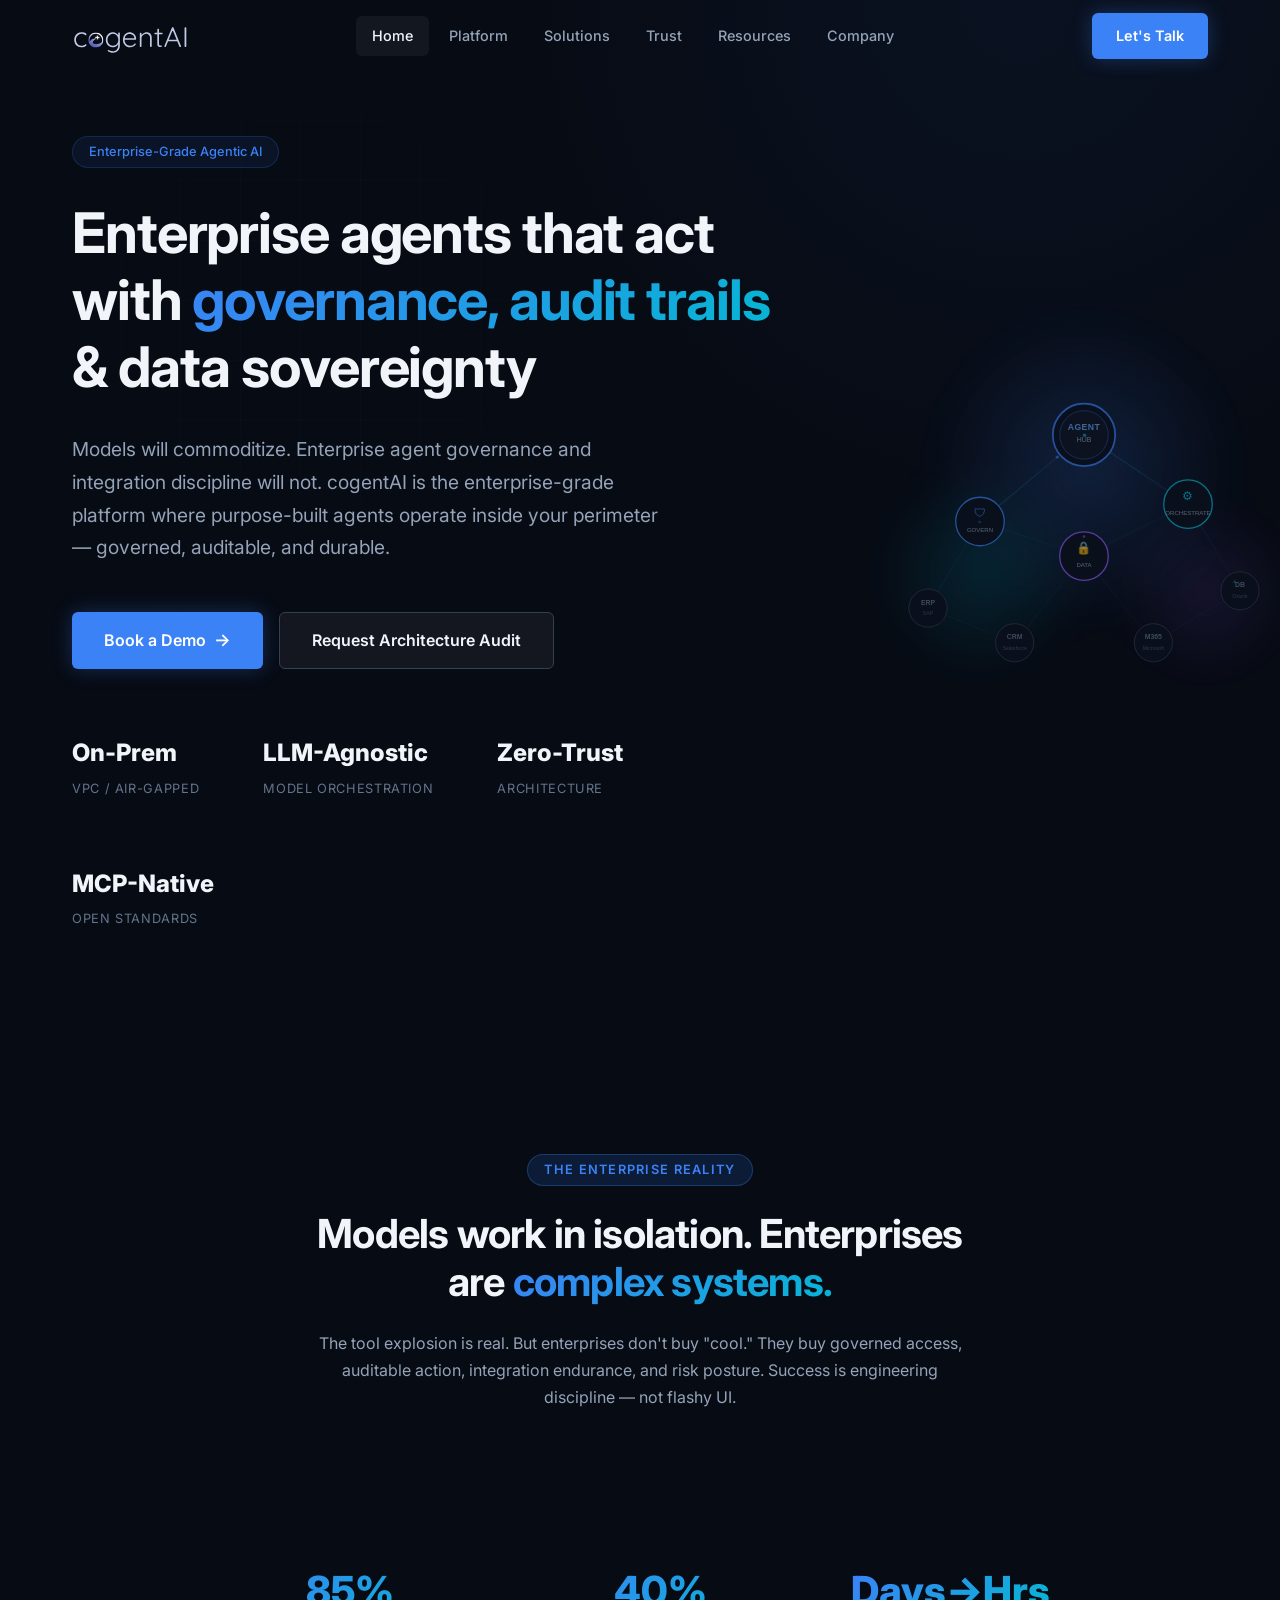
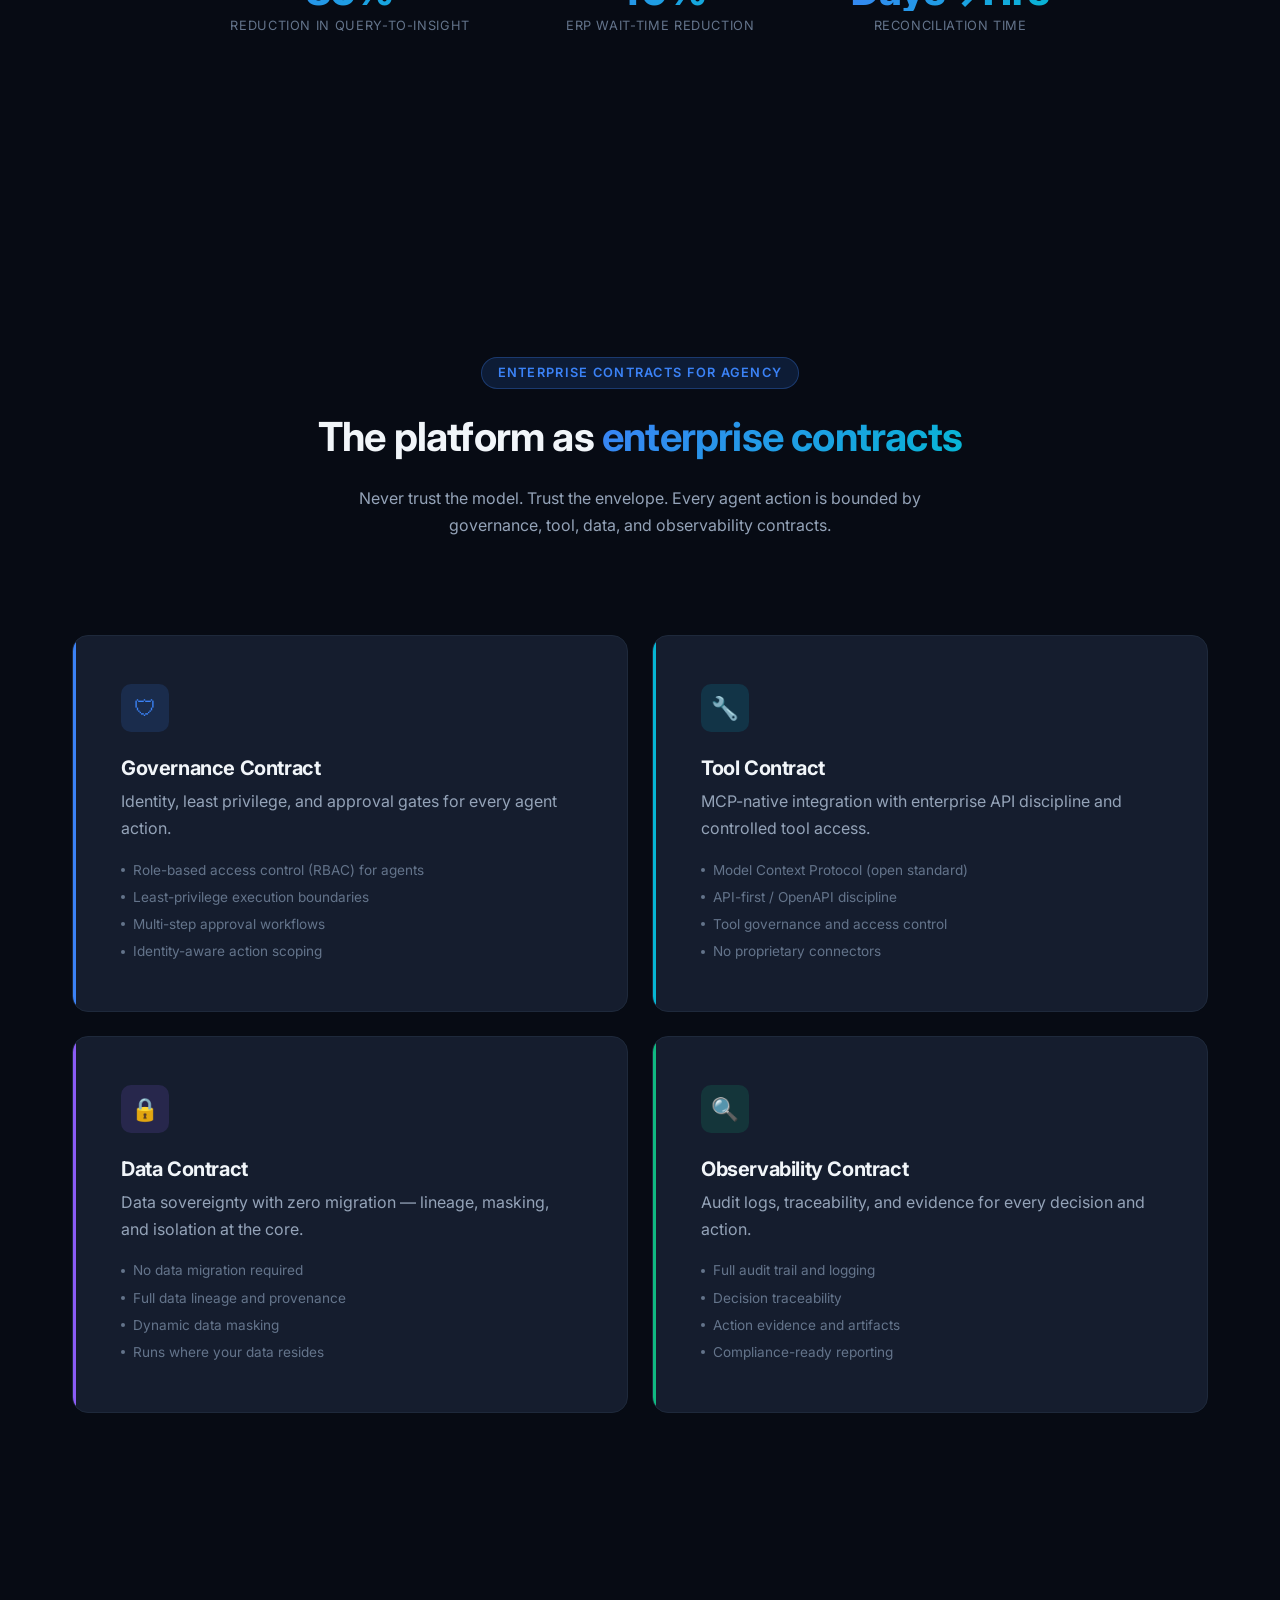
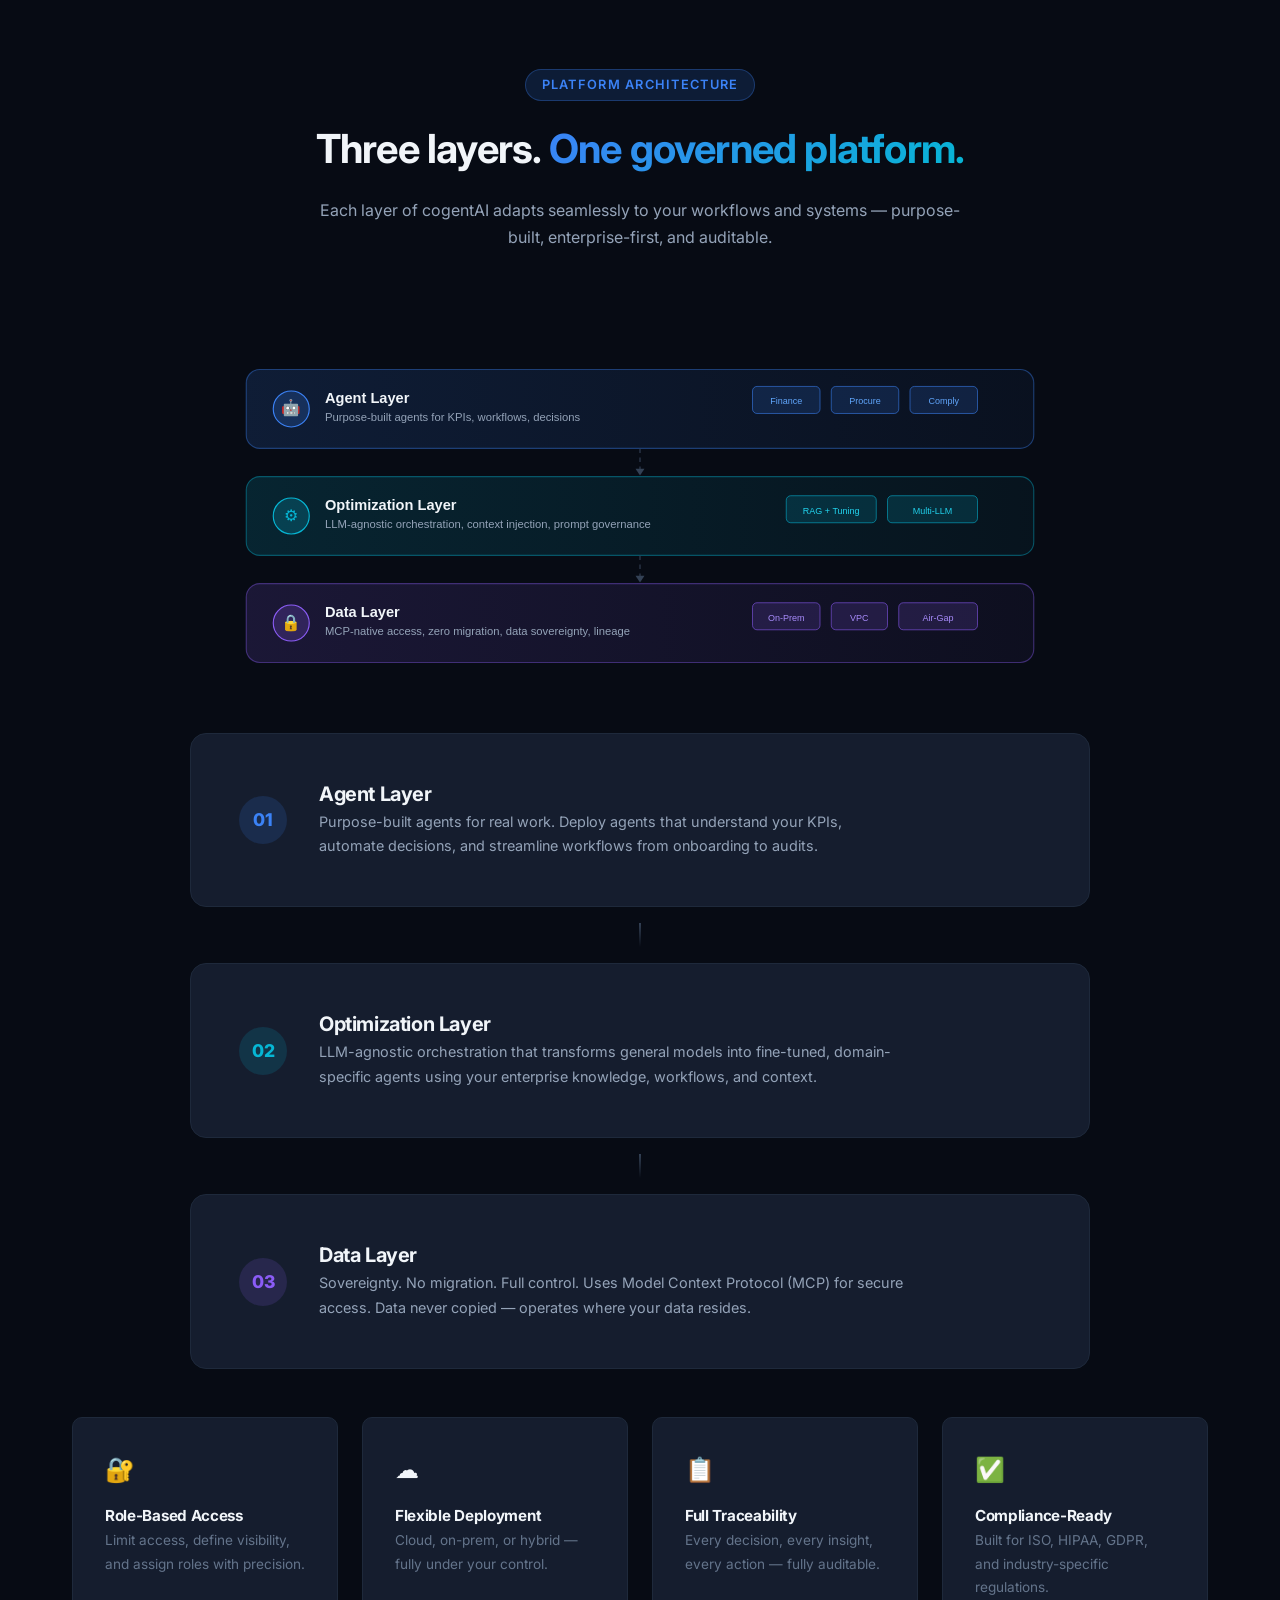
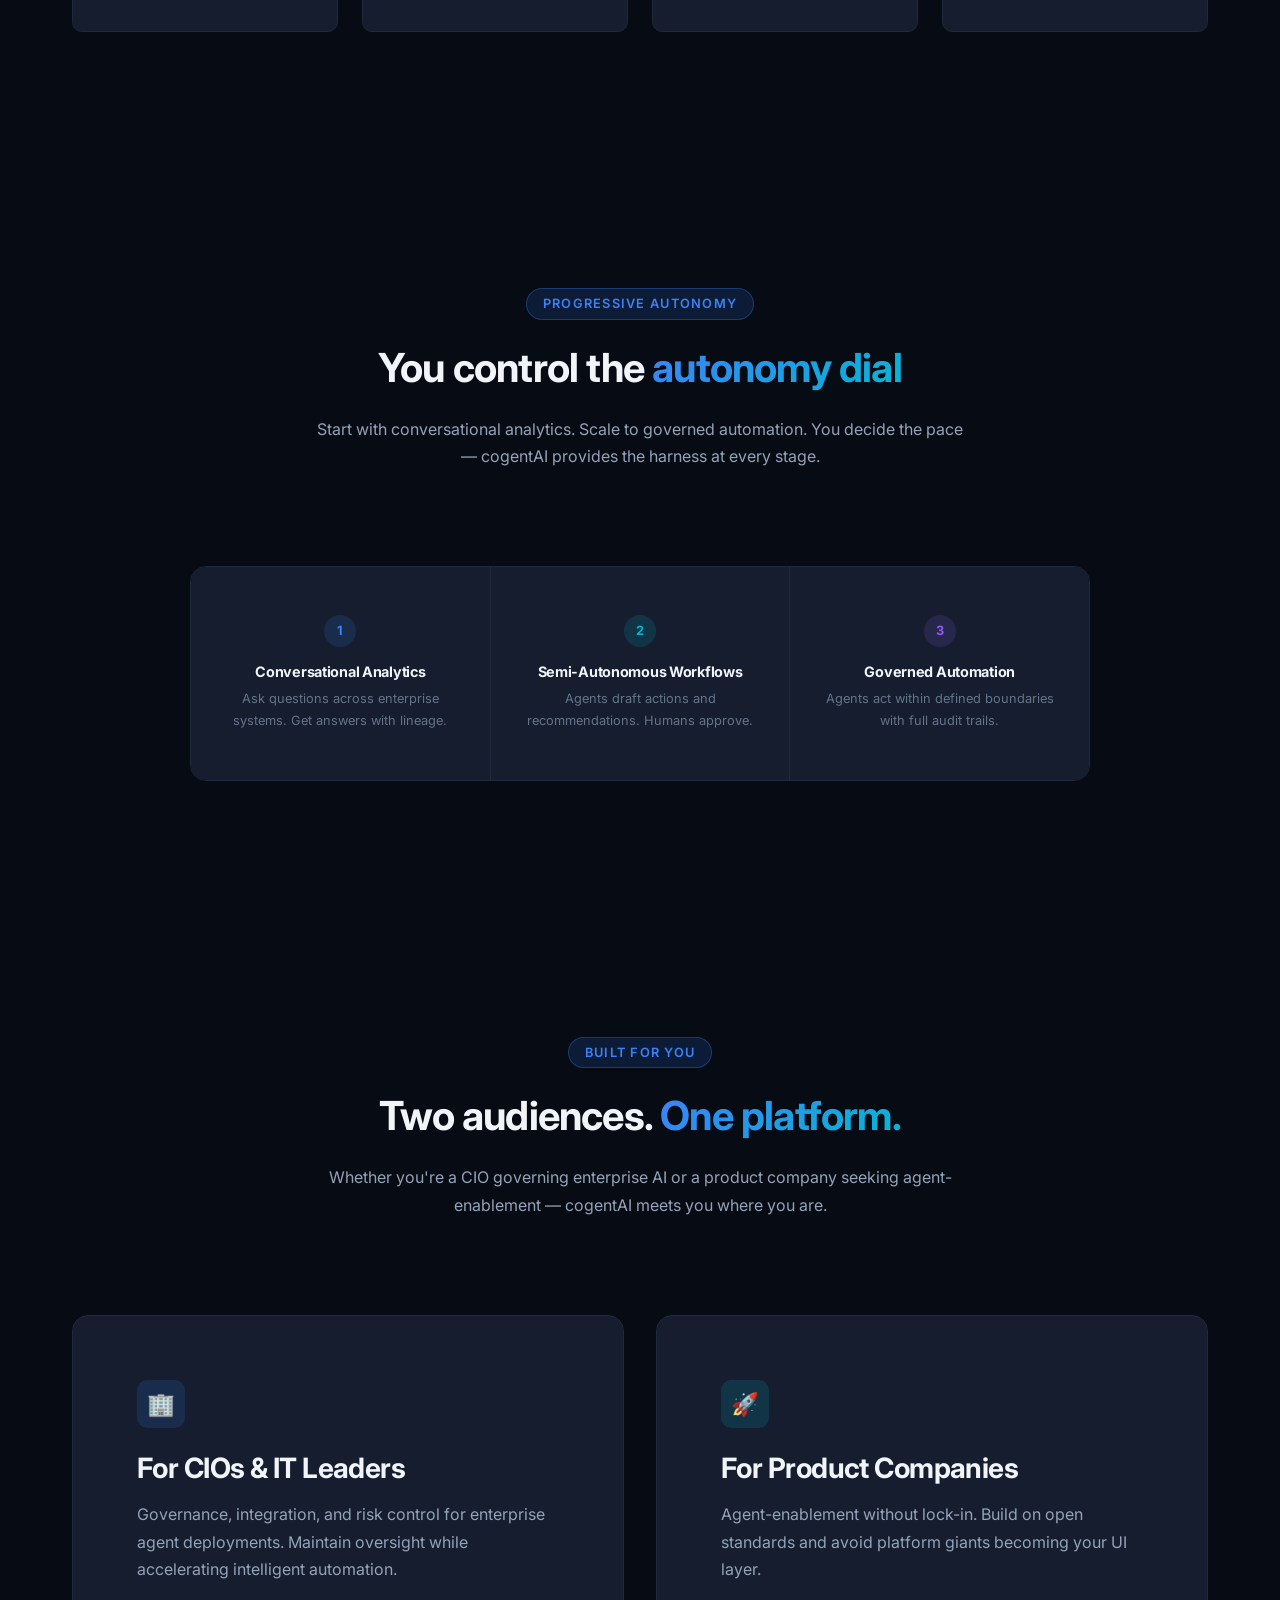
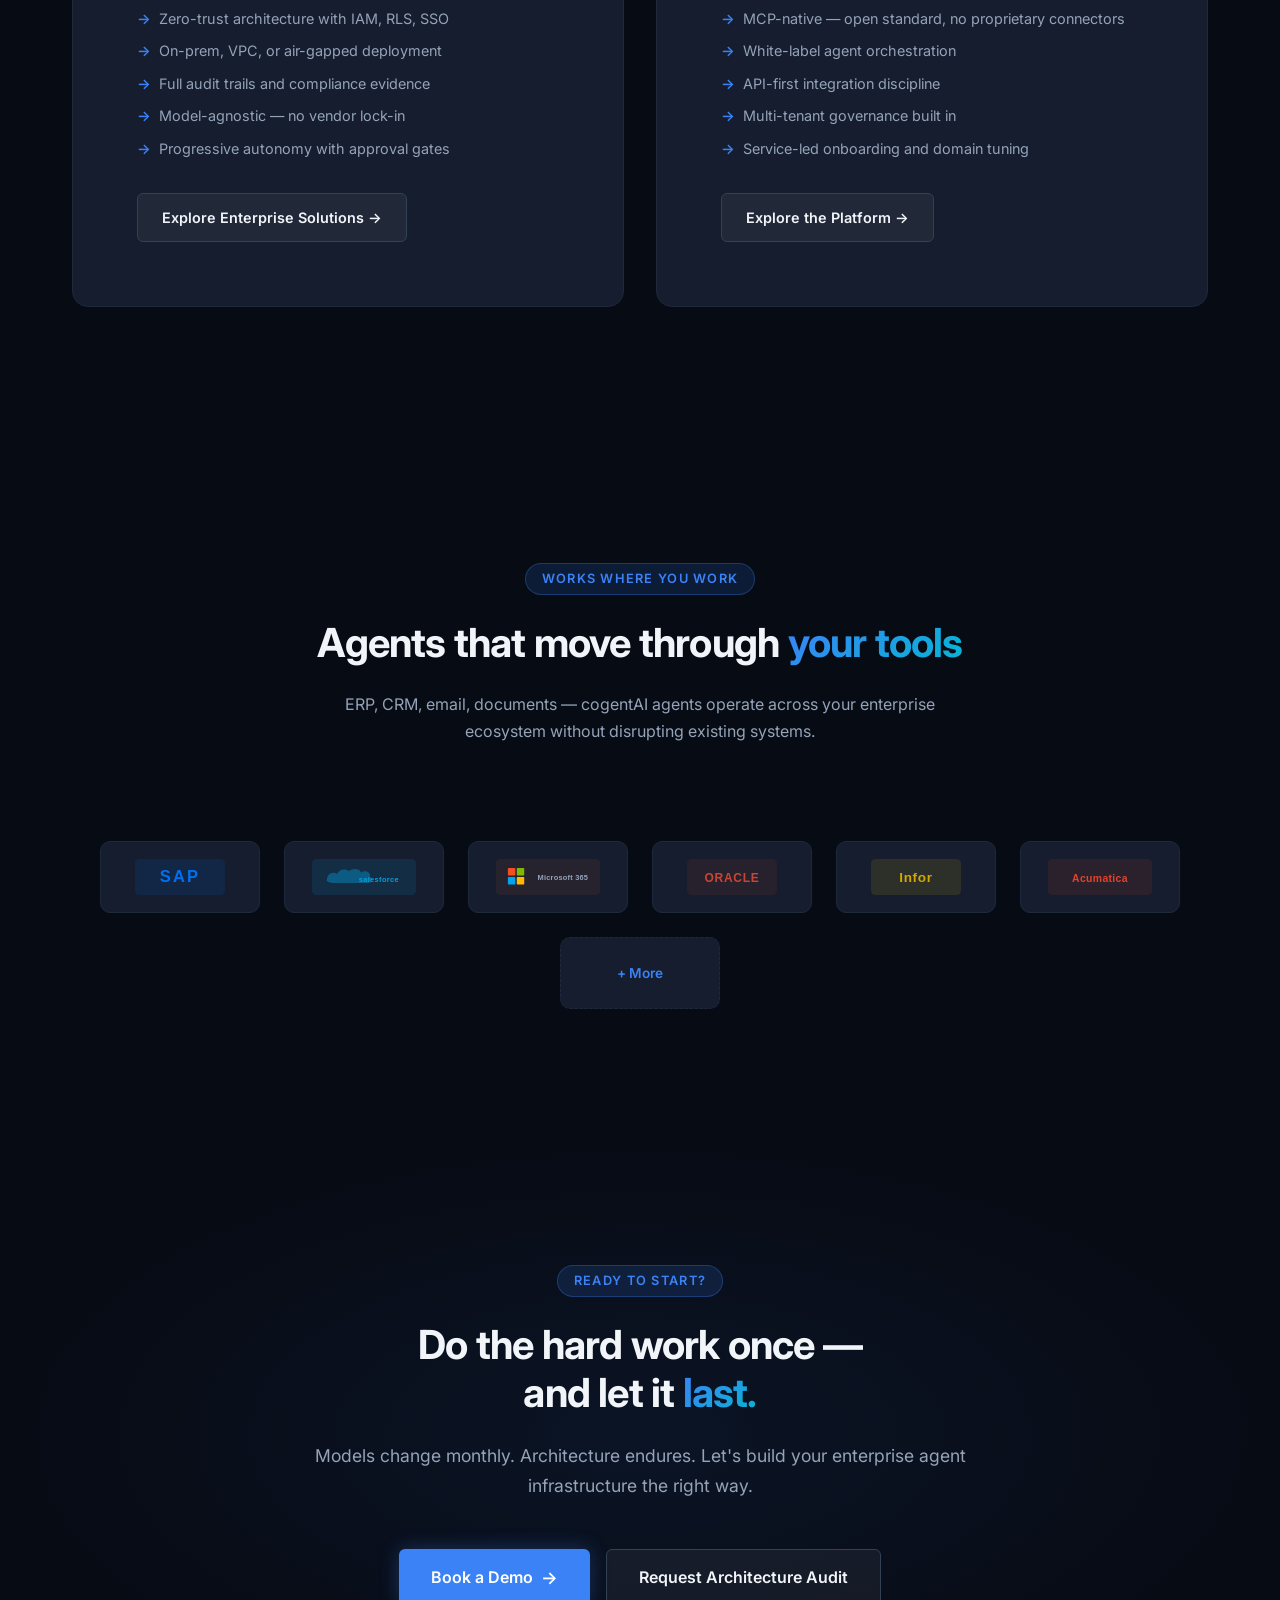
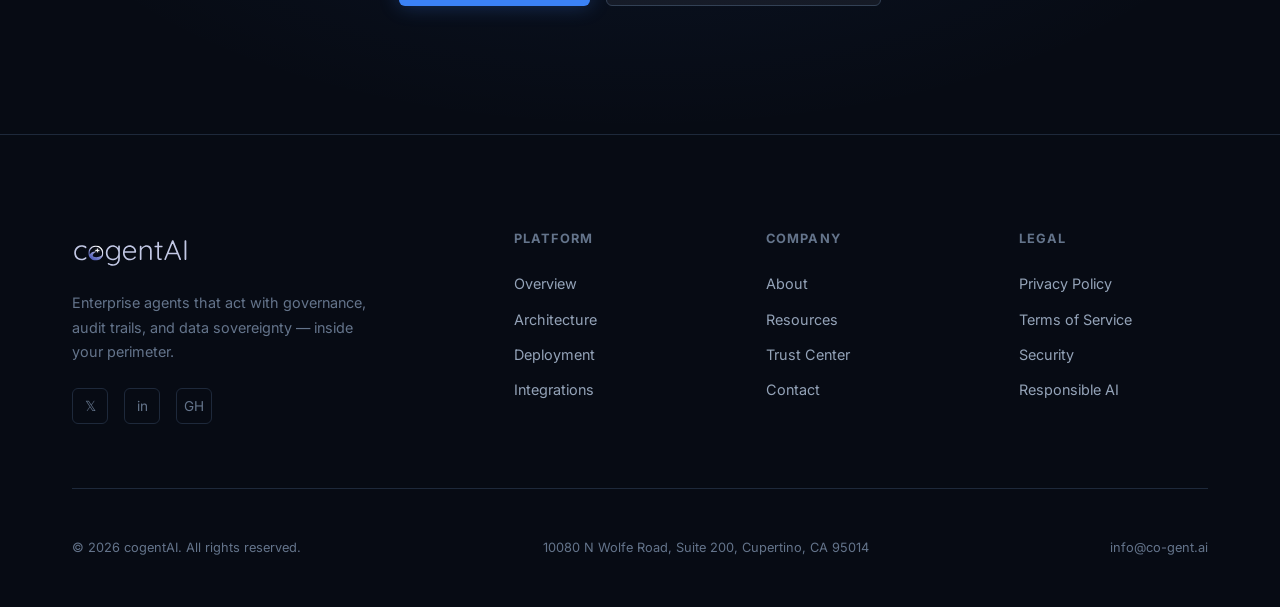
<file: index.html>
<!DOCTYPE html>
<html lang="en">
<head>
  <meta charset="UTF-8">
  <meta name="viewport" content="width=device-width, initial-scale=1.0">
  <title>cogentAI — Enterprise Agents with Governance, Audit Trails & Data Sovereignty</title>
  <meta name="description" content="Enterprise AI agents that act across your systems with governance, audit trails, and data sovereignty — inside your perimeter.">
  <link rel="preconnect" href="https://fonts.googleapis.com">
  <link rel="preconnect" href="https://fonts.gstatic.com" crossorigin>
  <link href="https://fonts.googleapis.com/css2?family=Inter:wght@400;500;600;700;800&display=swap" rel="stylesheet">
  <link rel="stylesheet" href="css/style.css">
  <link rel="icon" href="data:image/svg+xml,<svg xmlns='http://www.w3.org/2000/svg' viewBox='0 0 32 32'><rect width='32' height='32' rx='6' fill='%233B82F6'/><text x='16' y='22' text-anchor='middle' fill='white' font-size='18' font-weight='bold' font-family='sans-serif'>C</text></svg>">
</head>
<body>

  <!-- ===== HEADER ===== -->
  <header class="site-header" id="site-header">
    <div class="header-inner">
      <a href="index.html" class="logo"><img src="assets/logos/cogentai-logo.svg" alt="cogentAI" class="logo-img"></a>

      <nav class="nav-links">
        <a href="index.html" class="active">Home</a>
        <a href="platform.html">Platform</a>
        <a href="solutions.html">Solutions</a>
        <a href="trust.html">Trust</a>
        <a href="resources.html">Resources</a>
        <a href="company.html">Company</a>
      </nav>

      <div class="flex gap-md items-center">
        <a href="contact.html" class="btn btn-primary nav-cta desktop-only">Let's Talk</a>
        <button class="mobile-toggle" id="mobile-toggle" aria-label="Menu">
          <span></span><span></span><span></span>
        </button>
      </div>
    </div>
  </header>

  <nav class="mobile-nav" id="mobile-nav">
    <a href="index.html">Home</a>
    <a href="platform.html">Platform</a>
    <a href="solutions.html">Solutions</a>
    <a href="trust.html">Trust</a>
    <a href="resources.html">Resources</a>
    <a href="company.html">Company</a>
    <a href="contact.html" class="btn btn-primary mt-lg">Let's Talk</a>
  </nav>

  <!-- ===== HERO ===== -->
  <section class="hero bg-grid">
    <div class="container">
      <div class="hero-content">
        <div class="hero-label">Enterprise-Grade Agentic AI</div>
        <h1>Enterprise agents that act with <span class="text-gradient">governance, audit trails</span> &amp; data sovereignty</h1>
        <p>Models will commoditize. Enterprise agent governance and integration discipline will not. cogentAI is the enterprise-grade platform where purpose-built agents operate inside your perimeter — governed, auditable, and durable.</p>
        <div class="hero-actions">
          <a href="contact.html" class="btn btn-primary btn-lg">Book a Demo <span class="btn-icon">→</span></a>
          <a href="contact.html" class="btn btn-secondary btn-lg">Request Architecture Audit</a>
        </div>
        <div class="hero-proof">
          <div class="hero-proof-item">
            <strong>On-Prem</strong>
            <span>VPC / Air-Gapped</span>
          </div>
          <div class="hero-proof-item">
            <strong>LLM-Agnostic</strong>
            <span>Model Orchestration</span>
          </div>
          <div class="hero-proof-item">
            <strong>Zero-Trust</strong>
            <span>Architecture</span>
          </div>
          <div class="hero-proof-item">
            <strong>MCP-Native</strong>
            <span>Open Standards</span>
          </div>
        </div>
      </div>
      <!-- Hero illustration -->
      <div class="hero-visual" style="position: absolute; right: -5%; top: 50%; transform: translateY(-50%); width: 520px; pointer-events: none; opacity: 0.6;">
        <img src="assets/illustrations/hero-network.svg" alt="Agent network architecture" style="width: 100%;">
      </div>
    </div>
  </section>

  <!-- ===== ENTERPRISE REALITY CHECK ===== -->
  <section id="reality">
    <div class="container">
      <div class="section-header animate-in">
        <div class="section-label">The Enterprise Reality</div>
        <h2>Models work in isolation. Enterprises are <span class="text-gradient">complex systems.</span></h2>
        <p>The tool explosion is real. But enterprises don't buy "cool." They buy governed access, auditable action, integration endurance, and risk posture. Success is engineering discipline — not flashy UI.</p>
      </div>

      <div class="stats-bar animate-in">
        <div class="stat-item">
          <div class="stat-value text-gradient">85%</div>
          <div class="stat-label">Reduction in query-to-insight</div>
        </div>
        <div class="stat-item">
          <div class="stat-value text-gradient">40%</div>
          <div class="stat-label">ERP wait-time reduction</div>
        </div>
        <div class="stat-item">
          <div class="stat-value text-gradient">Days→Hrs</div>
          <div class="stat-label">Reconciliation time</div>
        </div>
      </div>
    </div>
  </section>

  <!-- ===== PLATFORM AS CONTRACTS ===== -->
  <section id="contracts">
    <div class="container">
      <div class="section-header animate-in">
        <div class="section-label">Enterprise Contracts for Agency</div>
        <h2>The platform as <span class="text-gradient">enterprise contracts</span></h2>
        <p>Never trust the model. Trust the envelope. Every agent action is bounded by governance, tool, data, and observability contracts.</p>
      </div>

      <div class="contract-grid stagger-children">
        <div class="contract-card contract-card--governance animate-in">
          <div class="card-icon card-icon--blue">&#x1F6E1;</div>
          <h4>Governance Contract</h4>
          <p>Identity, least privilege, and approval gates for every agent action.</p>
          <ul>
            <li>Role-based access control (RBAC) for agents</li>
            <li>Least-privilege execution boundaries</li>
            <li>Multi-step approval workflows</li>
            <li>Identity-aware action scoping</li>
          </ul>
        </div>

        <div class="contract-card contract-card--tool animate-in">
          <div class="card-icon card-icon--cyan">&#x1F527;</div>
          <h4>Tool Contract</h4>
          <p>MCP-native integration with enterprise API discipline and controlled tool access.</p>
          <ul>
            <li>Model Context Protocol (open standard)</li>
            <li>API-first / OpenAPI discipline</li>
            <li>Tool governance and access control</li>
            <li>No proprietary connectors</li>
          </ul>
        </div>

        <div class="contract-card contract-card--data animate-in">
          <div class="card-icon card-icon--purple">&#x1F512;</div>
          <h4>Data Contract</h4>
          <p>Data sovereignty with zero migration — lineage, masking, and isolation at the core.</p>
          <ul>
            <li>No data migration required</li>
            <li>Full data lineage and provenance</li>
            <li>Dynamic data masking</li>
            <li>Runs where your data resides</li>
          </ul>
        </div>

        <div class="contract-card contract-card--observability animate-in">
          <div class="card-icon card-icon--green">&#x1F50D;</div>
          <h4>Observability Contract</h4>
          <p>Audit logs, traceability, and evidence for every decision and action.</p>
          <ul>
            <li>Full audit trail and logging</li>
            <li>Decision traceability</li>
            <li>Action evidence and artifacts</li>
            <li>Compliance-ready reporting</li>
          </ul>
        </div>
      </div>
    </div>
  </section>

  <!-- ===== THREE-LAYER ARCHITECTURE ===== -->
  <section id="architecture">
    <div class="container">
      <div class="section-header animate-in">
        <div class="section-label">Platform Architecture</div>
        <h2>Three layers. <span class="text-gradient">One governed platform.</span></h2>
        <p>Each layer of cogentAI adapts seamlessly to your workflows and systems — purpose-built, enterprise-first, and auditable.</p>
      </div>

      <div class="animate-in" style="margin-bottom: var(--space-2xl);">
        <img src="assets/illustrations/arch-layers.svg" alt="Three-layer architecture diagram" style="width: 100%; max-width: 900px; margin: 0 auto; display: block; border-radius: var(--radius-lg);">
      </div>

      <div class="arch-diagram">
        <div class="arch-layer animate-in">
          <div class="arch-layer-number" style="background: rgba(59,130,246,0.15); color: var(--color-accent);">01</div>
          <div class="arch-layer-content">
            <h4>Agent Layer</h4>
            <p>Purpose-built agents for real work. Deploy agents that understand your KPIs, automate decisions, and streamline workflows from onboarding to audits.</p>
          </div>
        </div>
        <div class="arch-connector"></div>
        <div class="arch-layer animate-in">
          <div class="arch-layer-number" style="background: rgba(6,182,212,0.15); color: var(--color-accent-secondary);">02</div>
          <div class="arch-layer-content">
            <h4>Optimization Layer</h4>
            <p>LLM-agnostic orchestration that transforms general models into fine-tuned, domain-specific agents using your enterprise knowledge, workflows, and context.</p>
          </div>
        </div>
        <div class="arch-connector"></div>
        <div class="arch-layer animate-in">
          <div class="arch-layer-number" style="background: rgba(139,92,246,0.15); color: var(--color-accent-tertiary);">03</div>
          <div class="arch-layer-content">
            <h4>Data Layer</h4>
            <p>Sovereignty. No migration. Full control. Uses Model Context Protocol (MCP) for secure access. Data never copied — operates where your data resides.</p>
          </div>
        </div>
      </div>

      <div class="feature-grid mt-2xl stagger-children">
        <div class="feature-item animate-in">
          <div class="icon">&#x1F510;</div>
          <h5>Role-Based Access</h5>
          <p>Limit access, define visibility, and assign roles with precision.</p>
        </div>
        <div class="feature-item animate-in">
          <div class="icon">&#x2601;</div>
          <h5>Flexible Deployment</h5>
          <p>Cloud, on-prem, or hybrid — fully under your control.</p>
        </div>
        <div class="feature-item animate-in">
          <div class="icon">&#x1F4CB;</div>
          <h5>Full Traceability</h5>
          <p>Every decision, every insight, every action — fully auditable.</p>
        </div>
        <div class="feature-item animate-in">
          <div class="icon">&#x2705;</div>
          <h5>Compliance-Ready</h5>
          <p>Built for ISO, HIPAA, GDPR, and industry-specific regulations.</p>
        </div>
      </div>
    </div>
  </section>

  <!-- ===== PROGRESSIVE AUTONOMY ===== -->
  <section id="autonomy">
    <div class="container">
      <div class="section-header animate-in">
        <div class="section-label">Progressive Autonomy</div>
        <h2>You control the <span class="text-gradient">autonomy dial</span></h2>
        <p>Start with conversational analytics. Scale to governed automation. You decide the pace — cogentAI provides the harness at every stage.</p>
      </div>

      <div class="autonomy-track animate-in">
        <div class="autonomy-step">
          <div class="step-num" style="background: rgba(59,130,246,0.15); color: var(--color-accent);">1</div>
          <h5>Conversational Analytics</h5>
          <p>Ask questions across enterprise systems. Get answers with lineage.</p>
        </div>
        <div class="autonomy-step">
          <div class="step-num" style="background: rgba(6,182,212,0.15); color: var(--color-accent-secondary);">2</div>
          <h5>Semi-Autonomous Workflows</h5>
          <p>Agents draft actions and recommendations. Humans approve.</p>
        </div>
        <div class="autonomy-step">
          <div class="step-num" style="background: rgba(139,92,246,0.15); color: var(--color-accent-tertiary);">3</div>
          <h5>Governed Automation</h5>
          <p>Agents act within defined boundaries with full audit trails.</p>
        </div>
      </div>
    </div>
  </section>

  <!-- ===== WHO IT'S FOR (PERSONAS) ===== -->
  <section id="personas">
    <div class="container">
      <div class="section-header animate-in">
        <div class="section-label">Built For You</div>
        <h2>Two audiences. <span class="text-gradient">One platform.</span></h2>
        <p>Whether you're a CIO governing enterprise AI or a product company seeking agent-enablement — cogentAI meets you where you are.</p>
      </div>

      <div class="persona-grid">
        <div class="persona-card animate-in">
          <div class="card-icon card-icon--blue">&#x1F3E2;</div>
          <h3>For CIOs &amp; IT Leaders</h3>
          <p>Governance, integration, and risk control for enterprise agent deployments. Maintain oversight while accelerating intelligent automation.</p>
          <ul>
            <li>Zero-trust architecture with IAM, RLS, SSO</li>
            <li>On-prem, VPC, or air-gapped deployment</li>
            <li>Full audit trails and compliance evidence</li>
            <li>Model-agnostic — no vendor lock-in</li>
            <li>Progressive autonomy with approval gates</li>
          </ul>
          <a href="solutions.html" class="btn btn-secondary">Explore Enterprise Solutions →</a>
        </div>

        <div class="persona-card animate-in">
          <div class="card-icon card-icon--cyan">&#x1F680;</div>
          <h3>For Product Companies</h3>
          <p>Agent-enablement without lock-in. Build on open standards and avoid platform giants becoming your UI layer.</p>
          <ul>
            <li>MCP-native — open standard, no proprietary connectors</li>
            <li>White-label agent orchestration</li>
            <li>API-first integration discipline</li>
            <li>Multi-tenant governance built in</li>
            <li>Service-led onboarding and domain tuning</li>
          </ul>
          <a href="platform.html" class="btn btn-secondary">Explore the Platform →</a>
        </div>
      </div>
    </div>
  </section>

  <!-- ===== INTEGRATIONS ===== -->
  <section id="integrations">
    <div class="container">
      <div class="section-header animate-in">
        <div class="section-label">Works Where You Work</div>
        <h2>Agents that move through <span class="text-gradient">your tools</span></h2>
        <p>ERP, CRM, email, documents — cogentAI agents operate across your enterprise ecosystem without disrupting existing systems.</p>
      </div>

      <div class="integration-grid animate-in">
        <div class="integration-item"><img src="assets/logos/sap.svg" alt="SAP" style="height: 36px;"></div>
        <div class="integration-item"><img src="assets/logos/salesforce.svg" alt="Salesforce" style="height: 36px;"></div>
        <div class="integration-item"><img src="assets/logos/microsoft365.svg" alt="Microsoft 365" style="height: 36px;"></div>
        <div class="integration-item"><img src="assets/logos/oracle.svg" alt="Oracle" style="height: 36px;"></div>
        <div class="integration-item"><img src="assets/logos/infor.svg" alt="Infor" style="height: 36px;"></div>
        <div class="integration-item"><img src="assets/logos/acumatica.svg" alt="Acumatica" style="height: 36px;"></div>
        <div class="integration-item" style="border-style: dashed; color: var(--color-accent);">+ More</div>
      </div>
    </div>
  </section>

  <!-- ===== CTA ===== -->
  <section class="cta-section">
    <div class="container">
      <div class="cta-content">
        <div class="section-label">Ready to Start?</div>
        <h2>Do the hard work once —<br>and let it <span class="text-gradient">last.</span></h2>
        <p>Models change monthly. Architecture endures. Let's build your enterprise agent infrastructure the right way.</p>
        <div class="cta-actions">
          <a href="contact.html" class="btn btn-primary btn-lg">Book a Demo <span class="btn-icon">→</span></a>
          <a href="contact.html" class="btn btn-secondary btn-lg">Request Architecture Audit</a>
        </div>
      </div>
    </div>
  </section>

  <!-- ===== FOOTER ===== -->
  <footer class="site-footer">
    <div class="container">
      <div class="footer-grid">
        <div class="footer-brand">
          <a href="index.html" class="logo"><img src="assets/logos/cogentai-logo.svg" alt="cogentAI" class="logo-img"></a>
          <p>Enterprise agents that act with governance, audit trails, and data sovereignty — inside your perimeter.</p>
          <div class="footer-social">
            <a href="https://x.com/Co_gentAI" aria-label="X/Twitter">&#x1D54F;</a>
            <a href="https://www.linkedin.com/company/co-gentai" aria-label="LinkedIn">in</a>
            <a href="https://github.com/Co-gentAI" aria-label="GitHub">GH</a>
          </div>
        </div>

        <div class="footer-column">
          <h5>Platform</h5>
          <ul>
            <li><a href="platform.html">Overview</a></li>
            <li><a href="platform.html#architecture">Architecture</a></li>
            <li><a href="platform.html#deployment">Deployment</a></li>
            <li><a href="platform.html#integrations">Integrations</a></li>
          </ul>
        </div>

        <div class="footer-column">
          <h5>Company</h5>
          <ul>
            <li><a href="company.html">About</a></li>
            <li><a href="resources.html">Resources</a></li>
            <li><a href="trust.html">Trust Center</a></li>
            <li><a href="contact.html">Contact</a></li>
          </ul>
        </div>

        <div class="footer-column">
          <h5>Legal</h5>
          <ul>
            <li><a href="trust.html#privacy">Privacy Policy</a></li>
            <li><a href="trust.html#terms">Terms of Service</a></li>
            <li><a href="trust.html#security">Security</a></li>
            <li><a href="trust.html#responsible-ai">Responsible AI</a></li>
          </ul>
        </div>
      </div>

      <div class="footer-bottom">
        <span>&copy; 2026 cogentAI. All rights reserved.</span>
        <span>10080 N Wolfe Road, Suite 200, Cupertino, CA 95014</span>
        <span>info@co-gent.ai</span>
      </div>
    </div>
  </footer>

  <script src="js/main.js"></script>
</body>
</html>
</file>
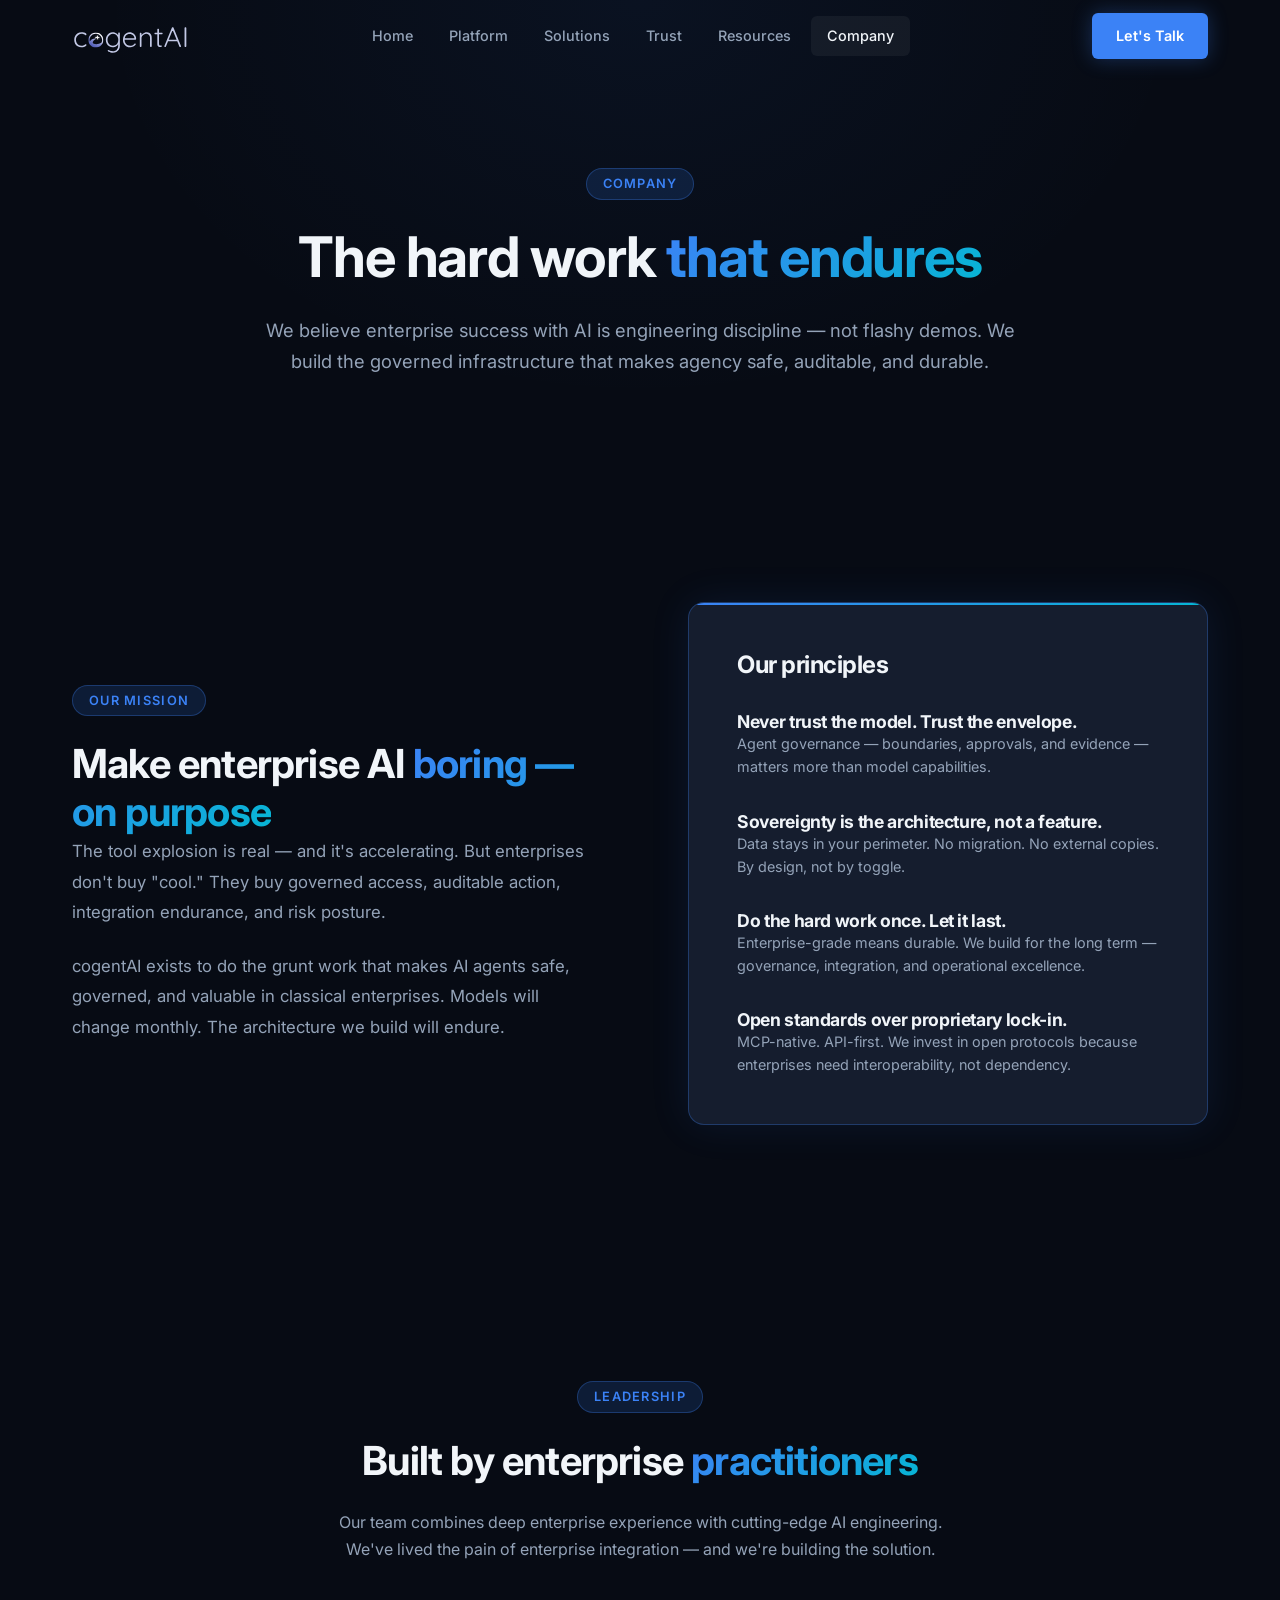
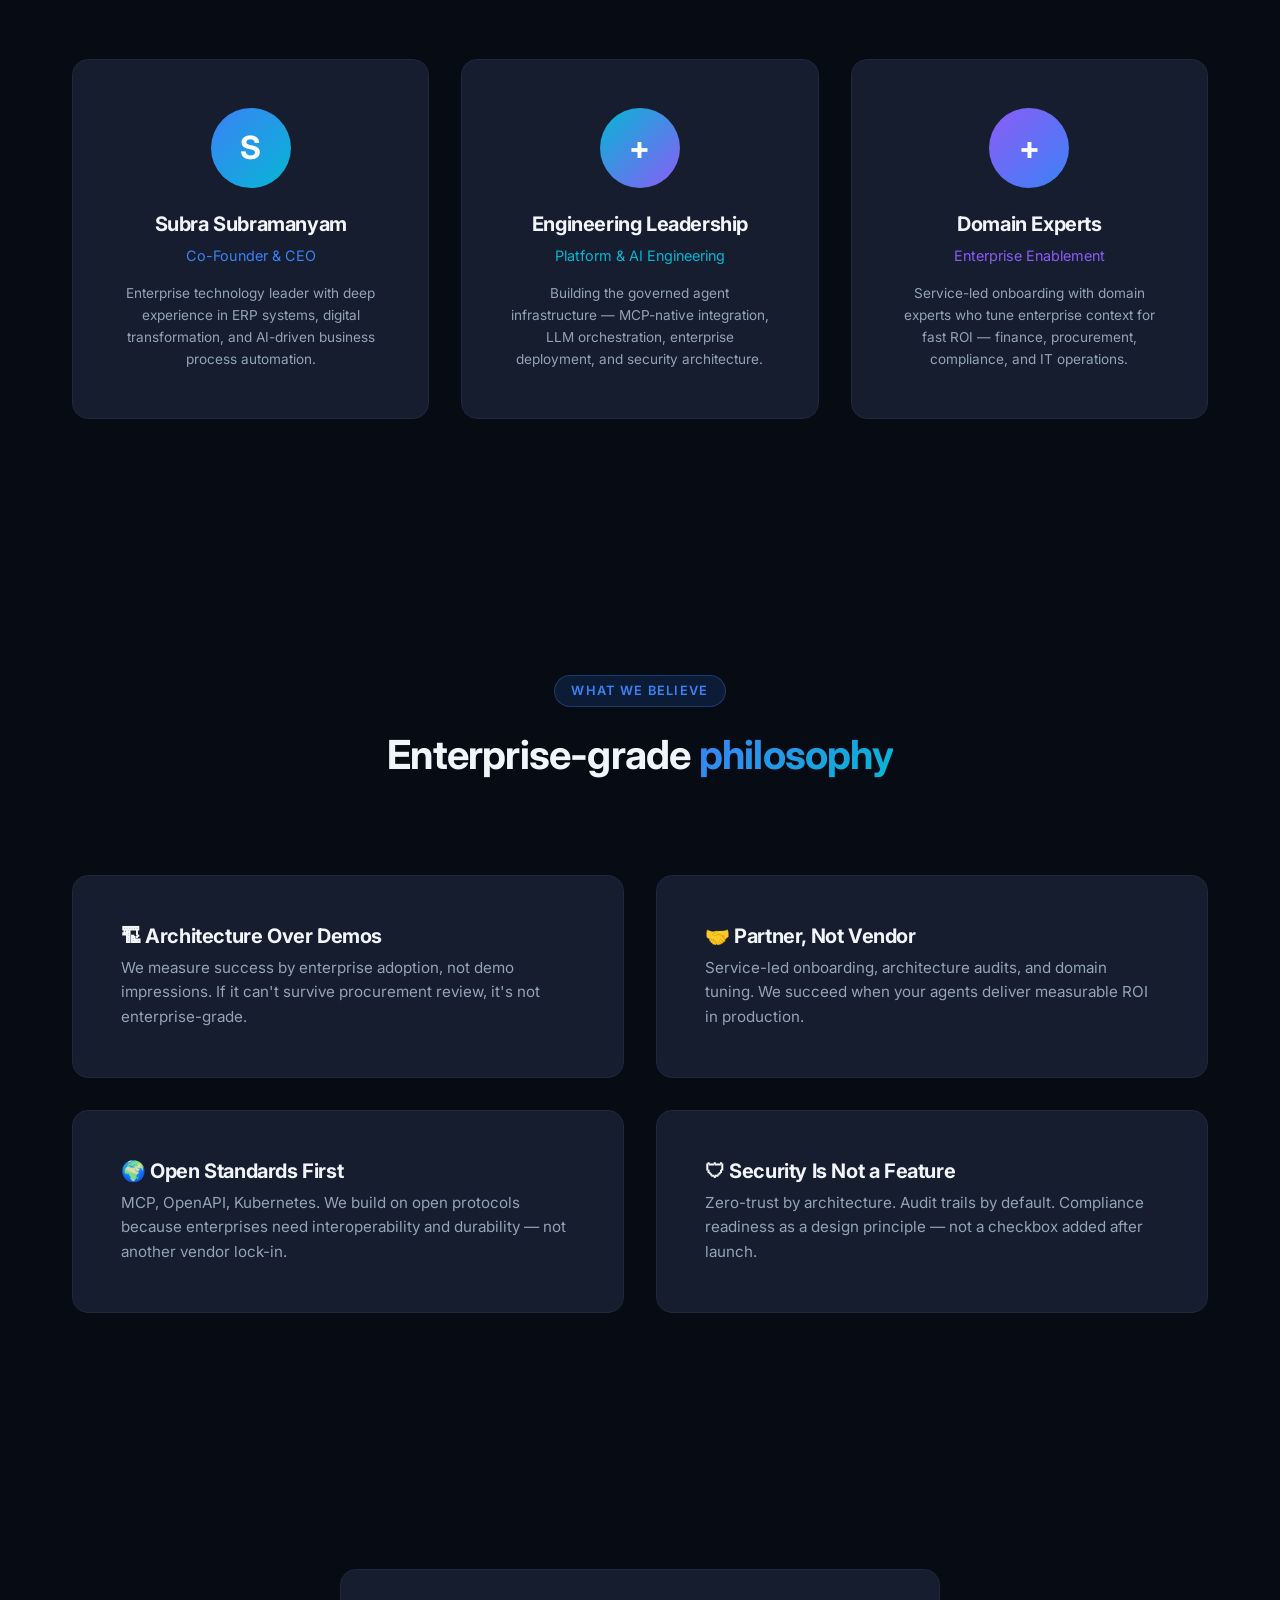
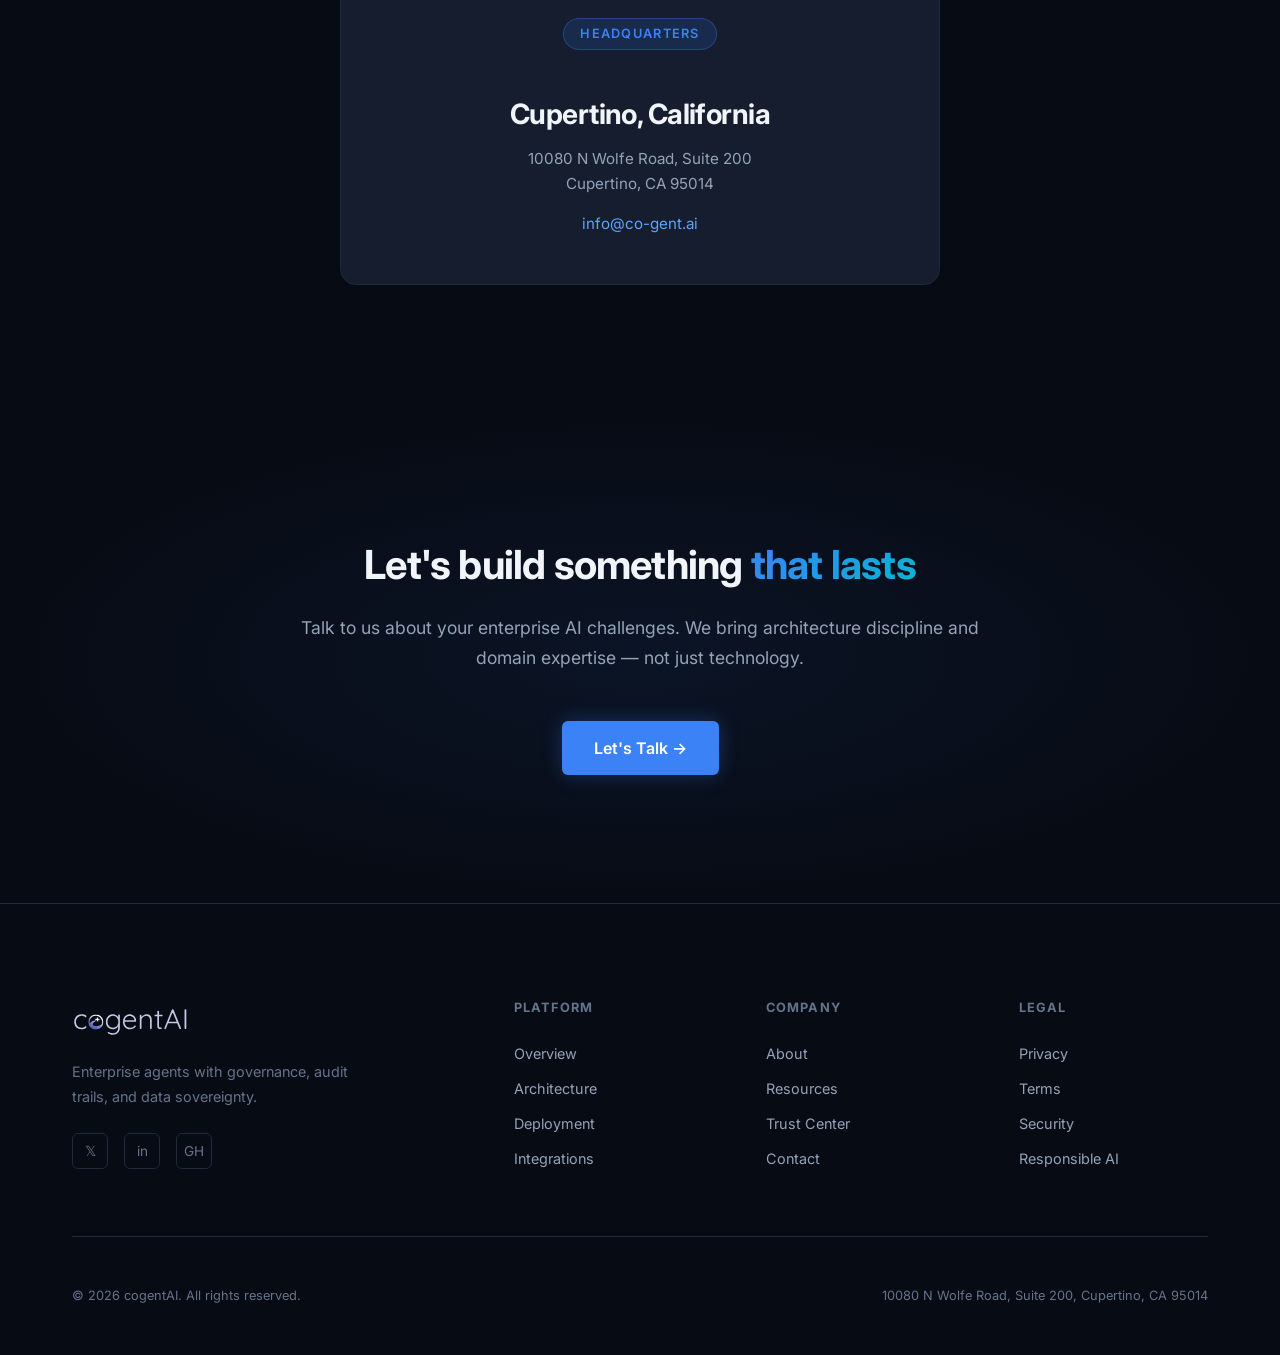
<file: company.html>
<!DOCTYPE html>
<html lang="en">
<head>
  <meta charset="UTF-8">
  <meta name="viewport" content="width=device-width, initial-scale=1.0">
  <title>Company — cogentAI</title>
  <meta name="description" content="About cogentAI — mission, values, leadership, and the enterprise-grade philosophy behind the platform.">
  <link rel="preconnect" href="https://fonts.googleapis.com">
  <link rel="preconnect" href="https://fonts.gstatic.com" crossorigin>
  <link href="https://fonts.googleapis.com/css2?family=Inter:wght@400;500;600;700;800&display=swap" rel="stylesheet">
  <link rel="stylesheet" href="css/style.css">
  <link rel="icon" href="data:image/svg+xml,<svg xmlns='http://www.w3.org/2000/svg' viewBox='0 0 32 32'><rect width='32' height='32' rx='6' fill='%233B82F6'/><text x='16' y='22' text-anchor='middle' fill='white' font-size='18' font-weight='bold' font-family='sans-serif'>C</text></svg>">
</head>
<body>

  <!-- HEADER -->
  <header class="site-header" id="site-header">
    <div class="header-inner">
      <a href="index.html" class="logo"><img src="assets/logos/cogentai-logo.svg" alt="cogentAI" class="logo-img"></a>
      <nav class="nav-links">
        <a href="index.html">Home</a><a href="platform.html">Platform</a><a href="solutions.html">Solutions</a><a href="trust.html">Trust</a><a href="resources.html">Resources</a><a href="company.html" class="active">Company</a>
      </nav>
      <div class="flex gap-md items-center">
        <a href="contact.html" class="btn btn-primary nav-cta desktop-only">Let's Talk</a>
        <button class="mobile-toggle" id="mobile-toggle" aria-label="Menu"><span></span><span></span><span></span></button>
      </div>
    </div>
  </header>
  <nav class="mobile-nav" id="mobile-nav">
    <a href="index.html">Home</a><a href="platform.html">Platform</a><a href="solutions.html">Solutions</a><a href="trust.html">Trust</a><a href="resources.html">Resources</a><a href="company.html">Company</a>
    <a href="contact.html" class="btn btn-primary mt-lg">Let's Talk</a>
  </nav>

  <!-- PAGE HEADER -->
  <div class="page-header">
    <div class="container">
      <div class="section-label">Company</div>
      <h1>The hard work <span class="text-gradient">that endures</span></h1>
      <p>We believe enterprise success with AI is engineering discipline — not flashy demos. We build the governed infrastructure that makes agency safe, auditable, and durable.</p>
    </div>
  </div>

  <!-- MISSION -->
  <section id="mission">
    <div class="container">
      <div class="grid grid-2" style="align-items: center; gap: var(--space-4xl);">
        <div class="animate-in">
          <div class="section-label">Our Mission</div>
          <h2>Make enterprise AI <span class="text-gradient">boring — on purpose</span></h2>
          <p style="font-size: 1.05rem; line-height: 1.8;">The tool explosion is real — and it's accelerating. But enterprises don't buy "cool." They buy governed access, auditable action, integration endurance, and risk posture.</p>
          <p style="font-size: 1.05rem; line-height: 1.8; margin-top: var(--space-lg);">cogentAI exists to do the grunt work that makes AI agents safe, governed, and valuable in classical enterprises. Models will change monthly. The architecture we build will endure.</p>
        </div>
        <div class="animate-in">
          <div class="card card--featured">
            <h3 style="font-size: 1.5rem; margin-bottom: var(--space-xl);">Our principles</h3>
            <div style="display: flex; flex-direction: column; gap: var(--space-xl);">
              <div>
                <h5>Never trust the model. Trust the envelope.</h5>
                <p style="font-size: 0.9rem;">Agent governance — boundaries, approvals, and evidence — matters more than model capabilities.</p>
              </div>
              <div>
                <h5>Sovereignty is the architecture, not a feature.</h5>
                <p style="font-size: 0.9rem;">Data stays in your perimeter. No migration. No external copies. By design, not by toggle.</p>
              </div>
              <div>
                <h5>Do the hard work once. Let it last.</h5>
                <p style="font-size: 0.9rem;">Enterprise-grade means durable. We build for the long term — governance, integration, and operational excellence.</p>
              </div>
              <div>
                <h5>Open standards over proprietary lock-in.</h5>
                <p style="font-size: 0.9rem;">MCP-native. API-first. We invest in open protocols because enterprises need interoperability, not dependency.</p>
              </div>
            </div>
          </div>
        </div>
      </div>
    </div>
  </section>

  <!-- LEADERSHIP -->
  <section id="leadership">
    <div class="container">
      <div class="section-header animate-in">
        <div class="section-label">Leadership</div>
        <h2>Built by enterprise <span class="text-gradient">practitioners</span></h2>
        <p>Our team combines deep enterprise experience with cutting-edge AI engineering. We've lived the pain of enterprise integration — and we're building the solution.</p>
      </div>

      <div class="grid grid-3 stagger-children">
        <div class="card animate-in" style="text-align: center;">
          <div style="width: 80px; height: 80px; border-radius: 50%; background: linear-gradient(135deg, var(--color-accent), var(--color-accent-secondary)); margin: 0 auto var(--space-lg); display: flex; align-items: center; justify-content: center; font-size: 2rem; color: white; font-weight: 700;">S</div>
          <h4>Subra Subramanyam</h4>
          <p style="color: var(--color-accent); font-size: 0.9rem; margin-bottom: var(--space-md);">Co-Founder &amp; CEO</p>
          <p style="font-size: 0.85rem;">Enterprise technology leader with deep experience in ERP systems, digital transformation, and AI-driven business process automation.</p>
        </div>

        <div class="card animate-in" style="text-align: center;">
          <div style="width: 80px; height: 80px; border-radius: 50%; background: linear-gradient(135deg, var(--color-accent-secondary), var(--color-accent-tertiary)); margin: 0 auto var(--space-lg); display: flex; align-items: center; justify-content: center; font-size: 2rem; color: white; font-weight: 700;">+</div>
          <h4>Engineering Leadership</h4>
          <p style="color: var(--color-accent-secondary); font-size: 0.9rem; margin-bottom: var(--space-md);">Platform &amp; AI Engineering</p>
          <p style="font-size: 0.85rem;">Building the governed agent infrastructure — MCP-native integration, LLM orchestration, enterprise deployment, and security architecture.</p>
        </div>

        <div class="card animate-in" style="text-align: center;">
          <div style="width: 80px; height: 80px; border-radius: 50%; background: linear-gradient(135deg, var(--color-accent-tertiary), var(--color-accent)); margin: 0 auto var(--space-lg); display: flex; align-items: center; justify-content: center; font-size: 2rem; color: white; font-weight: 700;">+</div>
          <h4>Domain Experts</h4>
          <p style="color: var(--color-accent-tertiary); font-size: 0.9rem; margin-bottom: var(--space-md);">Enterprise Enablement</p>
          <p style="font-size: 0.85rem;">Service-led onboarding with domain experts who tune enterprise context for fast ROI — finance, procurement, compliance, and IT operations.</p>
        </div>
      </div>
    </div>
  </section>

  <!-- VALUES -->
  <section id="values">
    <div class="container">
      <div class="section-header animate-in">
        <div class="section-label">What We Believe</div>
        <h2>Enterprise-grade <span class="text-gradient">philosophy</span></h2>
      </div>

      <div class="grid grid-2 stagger-children">
        <div class="card animate-in">
          <h4>&#x1F3D7; Architecture Over Demos</h4>
          <p>We measure success by enterprise adoption, not demo impressions. If it can't survive procurement review, it's not enterprise-grade.</p>
        </div>
        <div class="card animate-in">
          <h4>&#x1F91D; Partner, Not Vendor</h4>
          <p>Service-led onboarding, architecture audits, and domain tuning. We succeed when your agents deliver measurable ROI in production.</p>
        </div>
        <div class="card animate-in">
          <h4>&#x1F30D; Open Standards First</h4>
          <p>MCP, OpenAPI, Kubernetes. We build on open protocols because enterprises need interoperability and durability — not another vendor lock-in.</p>
        </div>
        <div class="card animate-in">
          <h4>&#x1F6E1; Security Is Not a Feature</h4>
          <p>Zero-trust by architecture. Audit trails by default. Compliance readiness as a design principle — not a checkbox added after launch.</p>
        </div>
      </div>
    </div>
  </section>

  <!-- LOCATION -->
  <section id="location">
    <div class="container">
      <div class="card animate-in" style="text-align: center; max-width: 600px; margin: 0 auto;">
        <div class="section-label" style="display: inline-flex;">Headquarters</div>
        <h3 style="margin-top: var(--space-lg);">Cupertino, California</h3>
        <p style="margin: var(--space-md) auto;">10080 N Wolfe Road, Suite 200<br>Cupertino, CA 95014</p>
        <p style="margin-top: var(--space-md);"><a href="mailto:info@co-gent.ai" style="color: var(--color-text-accent);">info@co-gent.ai</a></p>
      </div>
    </div>
  </section>

  <!-- CTA -->
  <section class="cta-section">
    <div class="container">
      <div class="cta-content">
        <h2>Let's build something <span class="text-gradient">that lasts</span></h2>
        <p>Talk to us about your enterprise AI challenges. We bring architecture discipline and domain expertise — not just technology.</p>
        <div class="cta-actions">
          <a href="contact.html" class="btn btn-primary btn-lg">Let's Talk →</a>
        </div>
      </div>
    </div>
  </section>

  <!-- FOOTER -->
  <footer class="site-footer">
    <div class="container">
      <div class="footer-grid">
        <div class="footer-brand">
          <a href="index.html" class="logo"><img src="assets/logos/cogentai-logo.svg" alt="cogentAI" class="logo-img"></a>
          <p>Enterprise agents with governance, audit trails, and data sovereignty.</p>
          <div class="footer-social"><a href="https://x.com/Co_gentAI">&#x1D54F;</a><a href="https://www.linkedin.com/company/co-gentai">in</a><a href="https://github.com/Co-gentAI">GH</a></div>
        </div>
        <div class="footer-column"><h5>Platform</h5><ul><li><a href="platform.html">Overview</a></li><li><a href="platform.html#architecture">Architecture</a></li><li><a href="platform.html#deployment">Deployment</a></li><li><a href="platform.html#integrations">Integrations</a></li></ul></div>
        <div class="footer-column"><h5>Company</h5><ul><li><a href="company.html">About</a></li><li><a href="resources.html">Resources</a></li><li><a href="trust.html">Trust Center</a></li><li><a href="contact.html">Contact</a></li></ul></div>
        <div class="footer-column"><h5>Legal</h5><ul><li><a href="trust.html#privacy">Privacy</a></li><li><a href="trust.html#terms">Terms</a></li><li><a href="trust.html#security">Security</a></li><li><a href="trust.html#responsible-ai">Responsible AI</a></li></ul></div>
      </div>
      <div class="footer-bottom"><span>&copy; 2026 cogentAI. All rights reserved.</span><span>10080 N Wolfe Road, Suite 200, Cupertino, CA 95014</span></div>
    </div>
  </footer>
  <script src="js/main.js"></script>
</body>
</html>
</file>
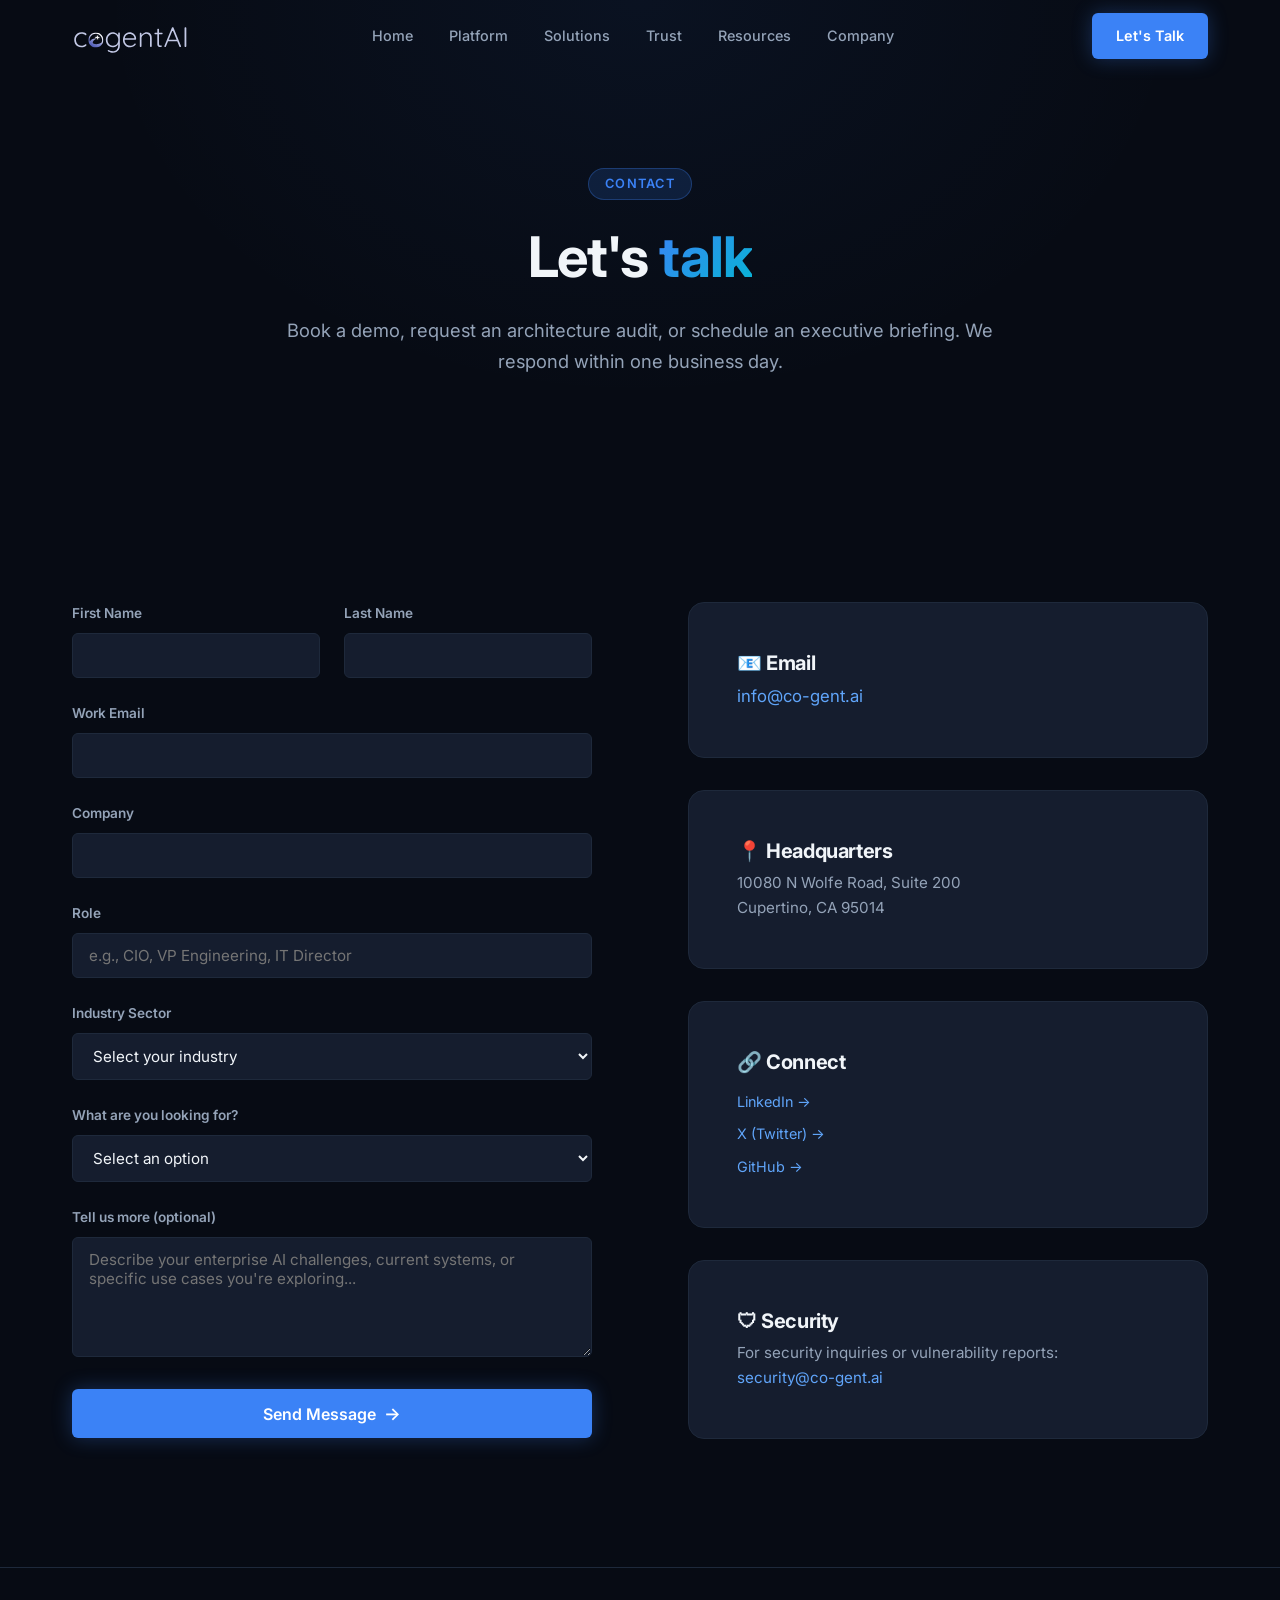
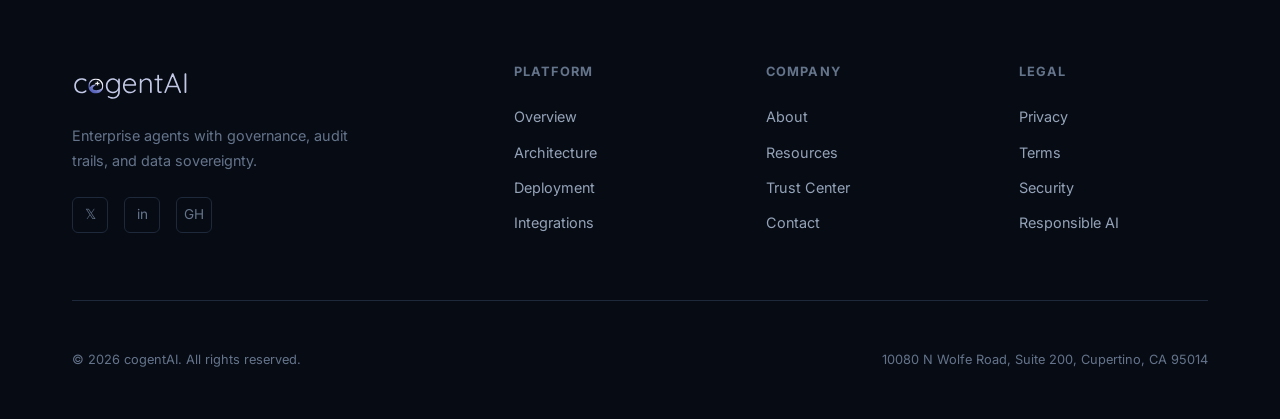
<file: contact.html>
<!DOCTYPE html>
<html lang="en">
<head>
  <meta charset="UTF-8">
  <meta name="viewport" content="width=device-width, initial-scale=1.0">
  <title>Contact — cogentAI</title>
  <meta name="description" content="Get in touch with cogentAI. Book a demo, request an architecture audit, or schedule a briefing.">
  <link rel="preconnect" href="https://fonts.googleapis.com">
  <link rel="preconnect" href="https://fonts.gstatic.com" crossorigin>
  <link href="https://fonts.googleapis.com/css2?family=Inter:wght@400;500;600;700;800&display=swap" rel="stylesheet">
  <link rel="stylesheet" href="css/style.css">
  <link rel="icon" href="data:image/svg+xml,<svg xmlns='http://www.w3.org/2000/svg' viewBox='0 0 32 32'><rect width='32' height='32' rx='6' fill='%233B82F6'/><text x='16' y='22' text-anchor='middle' fill='white' font-size='18' font-weight='bold' font-family='sans-serif'>C</text></svg>">
  <style>
    .contact-form { max-width: 600px; margin: 0 auto; }
    .form-group { margin-bottom: var(--space-lg); }
    .form-label {
      display: block;
      font-size: 0.85rem;
      font-weight: 600;
      color: var(--color-text-secondary);
      margin-bottom: var(--space-sm);
    }
    .form-input, .form-select, .form-textarea {
      width: 100%;
      padding: 0.75rem 1rem;
      background: var(--color-bg-card);
      border: 1px solid var(--color-border);
      border-radius: var(--radius-sm);
      color: var(--color-text-primary);
      font-family: inherit;
      font-size: 0.95rem;
      transition: border-color var(--transition-fast);
    }
    .form-input:focus, .form-select:focus, .form-textarea:focus {
      outline: none;
      border-color: var(--color-accent);
      box-shadow: 0 0 0 3px var(--color-accent-glow);
    }
    .form-select { appearance: auto; }
    .form-textarea { min-height: 120px; resize: vertical; }
    .form-row { display: grid; grid-template-columns: 1fr 1fr; gap: var(--space-lg); }
    @media (max-width: 600px) { .form-row { grid-template-columns: 1fr; } }
  </style>
</head>
<body>

  <!-- HEADER -->
  <header class="site-header" id="site-header">
    <div class="header-inner">
      <a href="index.html" class="logo"><img src="assets/logos/cogentai-logo.svg" alt="cogentAI" class="logo-img"></a>
      <nav class="nav-links">
        <a href="index.html">Home</a><a href="platform.html">Platform</a><a href="solutions.html">Solutions</a><a href="trust.html">Trust</a><a href="resources.html">Resources</a><a href="company.html">Company</a>
      </nav>
      <div class="flex gap-md items-center">
        <a href="contact.html" class="btn btn-primary nav-cta desktop-only">Let's Talk</a>
        <button class="mobile-toggle" id="mobile-toggle" aria-label="Menu"><span></span><span></span><span></span></button>
      </div>
    </div>
  </header>
  <nav class="mobile-nav" id="mobile-nav">
    <a href="index.html">Home</a><a href="platform.html">Platform</a><a href="solutions.html">Solutions</a><a href="trust.html">Trust</a><a href="resources.html">Resources</a><a href="company.html">Company</a>
    <a href="contact.html" class="btn btn-primary mt-lg">Let's Talk</a>
  </nav>

  <!-- PAGE HEADER -->
  <div class="page-header">
    <div class="container">
      <div class="section-label">Contact</div>
      <h1>Let's <span class="text-gradient">talk</span></h1>
      <p>Book a demo, request an architecture audit, or schedule an executive briefing. We respond within one business day.</p>
    </div>
  </div>

  <!-- CONTACT FORM -->
  <section>
    <div class="container">
      <div class="grid grid-2" style="align-items: start; gap: var(--space-4xl);">
        <div class="contact-form animate-in">
          <form id="contact-form" onsubmit="return handleSubmit(event)">
            <div class="form-row">
              <div class="form-group">
                <label class="form-label" for="first-name">First Name</label>
                <input type="text" id="first-name" class="form-input" required>
              </div>
              <div class="form-group">
                <label class="form-label" for="last-name">Last Name</label>
                <input type="text" id="last-name" class="form-input" required>
              </div>
            </div>

            <div class="form-group">
              <label class="form-label" for="email">Work Email</label>
              <input type="email" id="email" class="form-input" required>
            </div>

            <div class="form-group">
              <label class="form-label" for="company">Company</label>
              <input type="text" id="company" class="form-input" required>
            </div>

            <div class="form-group">
              <label class="form-label" for="role">Role</label>
              <input type="text" id="role" class="form-input" placeholder="e.g., CIO, VP Engineering, IT Director">
            </div>

            <div class="form-group">
              <label class="form-label" for="industry">Industry Sector</label>
              <select id="industry" class="form-select">
                <option value="">Select your industry</option>
                <option value="finance">Finance &amp; Banking</option>
                <option value="manufacturing">Manufacturing</option>
                <option value="retail">Retail &amp; E-Commerce</option>
                <option value="healthcare">Healthcare</option>
                <option value="insurance">Insurance</option>
                <option value="supply-chain">Supply Chain &amp; Logistics</option>
                <option value="technology">Technology / SaaS</option>
                <option value="government">Government</option>
                <option value="other">Other</option>
              </select>
            </div>

            <div class="form-group">
              <label class="form-label" for="interest">What are you looking for?</label>
              <select id="interest" class="form-select">
                <option value="">Select an option</option>
                <option value="demo">Book a Demo</option>
                <option value="audit">Architecture Audit</option>
                <option value="pilot">Request a Pilot</option>
                <option value="briefing">Executive Briefing</option>
                <option value="partnership">Partnership Discussion</option>
                <option value="other">Something Else</option>
              </select>
            </div>

            <div class="form-group">
              <label class="form-label" for="message">Tell us more (optional)</label>
              <textarea id="message" class="form-textarea" placeholder="Describe your enterprise AI challenges, current systems, or specific use cases you're exploring..."></textarea>
            </div>

            <button type="submit" class="btn btn-primary btn-lg w-full" style="justify-content: center;">
              Send Message <span class="btn-icon">→</span>
            </button>
          </form>

          <div id="form-success" style="display: none; text-align: center; padding: var(--space-3xl);">
            <div style="font-size: 3rem; margin-bottom: var(--space-lg);">&#x2705;</div>
            <h3>Message sent!</h3>
            <p style="margin-top: var(--space-md);">Thank you for reaching out. We'll get back to you within one business day.</p>
          </div>
        </div>

        <div class="animate-in">
          <div class="card" style="margin-bottom: var(--space-xl);">
            <h4>&#x1F4E7; Email</h4>
            <p style="margin-top: var(--space-sm);"><a href="mailto:info@co-gent.ai" style="color: var(--color-text-accent); font-size: 1.05rem;">info@co-gent.ai</a></p>
          </div>

          <div class="card" style="margin-bottom: var(--space-xl);">
            <h4>&#x1F4CD; Headquarters</h4>
            <p style="margin-top: var(--space-sm);">10080 N Wolfe Road, Suite 200<br>Cupertino, CA 95014</p>
          </div>

          <div class="card" style="margin-bottom: var(--space-xl);">
            <h4>&#x1F517; Connect</h4>
            <div style="margin-top: var(--space-md); display: flex; flex-direction: column; gap: var(--space-sm);">
              <a href="https://www.linkedin.com/company/co-gentai" style="font-size: 0.9rem;">LinkedIn →</a>
              <a href="https://x.com/Co_gentAI" style="font-size: 0.9rem;">X (Twitter) →</a>
              <a href="https://github.com/Co-gentAI" style="font-size: 0.9rem;">GitHub →</a>
            </div>
          </div>

          <div class="card">
            <h4>&#x1F6E1; Security</h4>
            <p style="margin-top: var(--space-sm);">For security inquiries or vulnerability reports:<br><a href="mailto:security@co-gent.ai" style="color: var(--color-text-accent);">security@co-gent.ai</a></p>
          </div>
        </div>
      </div>
    </div>
  </section>

  <!-- FOOTER -->
  <footer class="site-footer">
    <div class="container">
      <div class="footer-grid">
        <div class="footer-brand">
          <a href="index.html" class="logo"><img src="assets/logos/cogentai-logo.svg" alt="cogentAI" class="logo-img"></a>
          <p>Enterprise agents with governance, audit trails, and data sovereignty.</p>
          <div class="footer-social"><a href="https://x.com/Co_gentAI">&#x1D54F;</a><a href="https://www.linkedin.com/company/co-gentai">in</a><a href="https://github.com/Co-gentAI">GH</a></div>
        </div>
        <div class="footer-column"><h5>Platform</h5><ul><li><a href="platform.html">Overview</a></li><li><a href="platform.html#architecture">Architecture</a></li><li><a href="platform.html#deployment">Deployment</a></li><li><a href="platform.html#integrations">Integrations</a></li></ul></div>
        <div class="footer-column"><h5>Company</h5><ul><li><a href="company.html">About</a></li><li><a href="resources.html">Resources</a></li><li><a href="trust.html">Trust Center</a></li><li><a href="contact.html">Contact</a></li></ul></div>
        <div class="footer-column"><h5>Legal</h5><ul><li><a href="trust.html#privacy">Privacy</a></li><li><a href="trust.html#terms">Terms</a></li><li><a href="trust.html#security">Security</a></li><li><a href="trust.html#responsible-ai">Responsible AI</a></li></ul></div>
      </div>
      <div class="footer-bottom"><span>&copy; 2026 cogentAI. All rights reserved.</span><span>10080 N Wolfe Road, Suite 200, Cupertino, CA 95014</span></div>
    </div>
  </footer>

  <script src="js/main.js"></script>
  <script>
    function handleSubmit(e) {
      e.preventDefault();
      document.getElementById('contact-form').style.display = 'none';
      document.getElementById('form-success').style.display = 'block';
      return false;
    }
  </script>
</body>
</html>
</file>
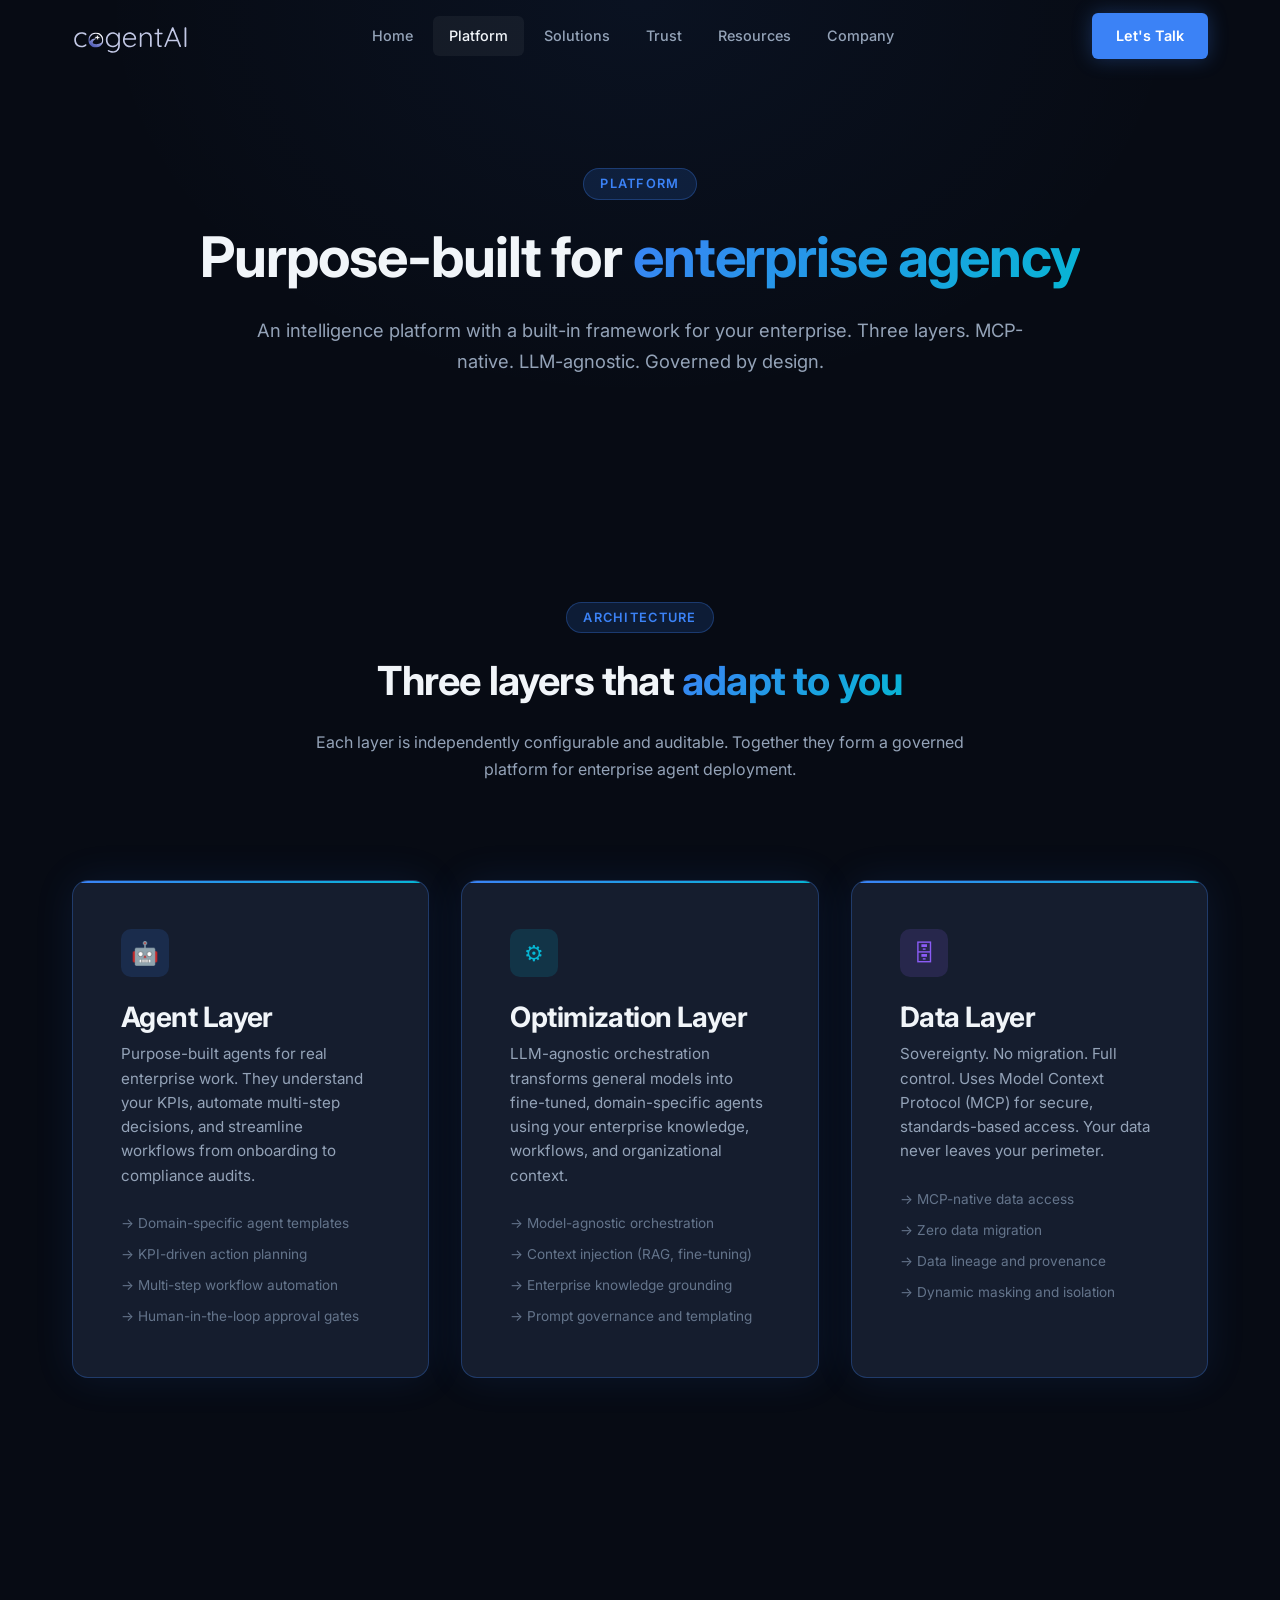
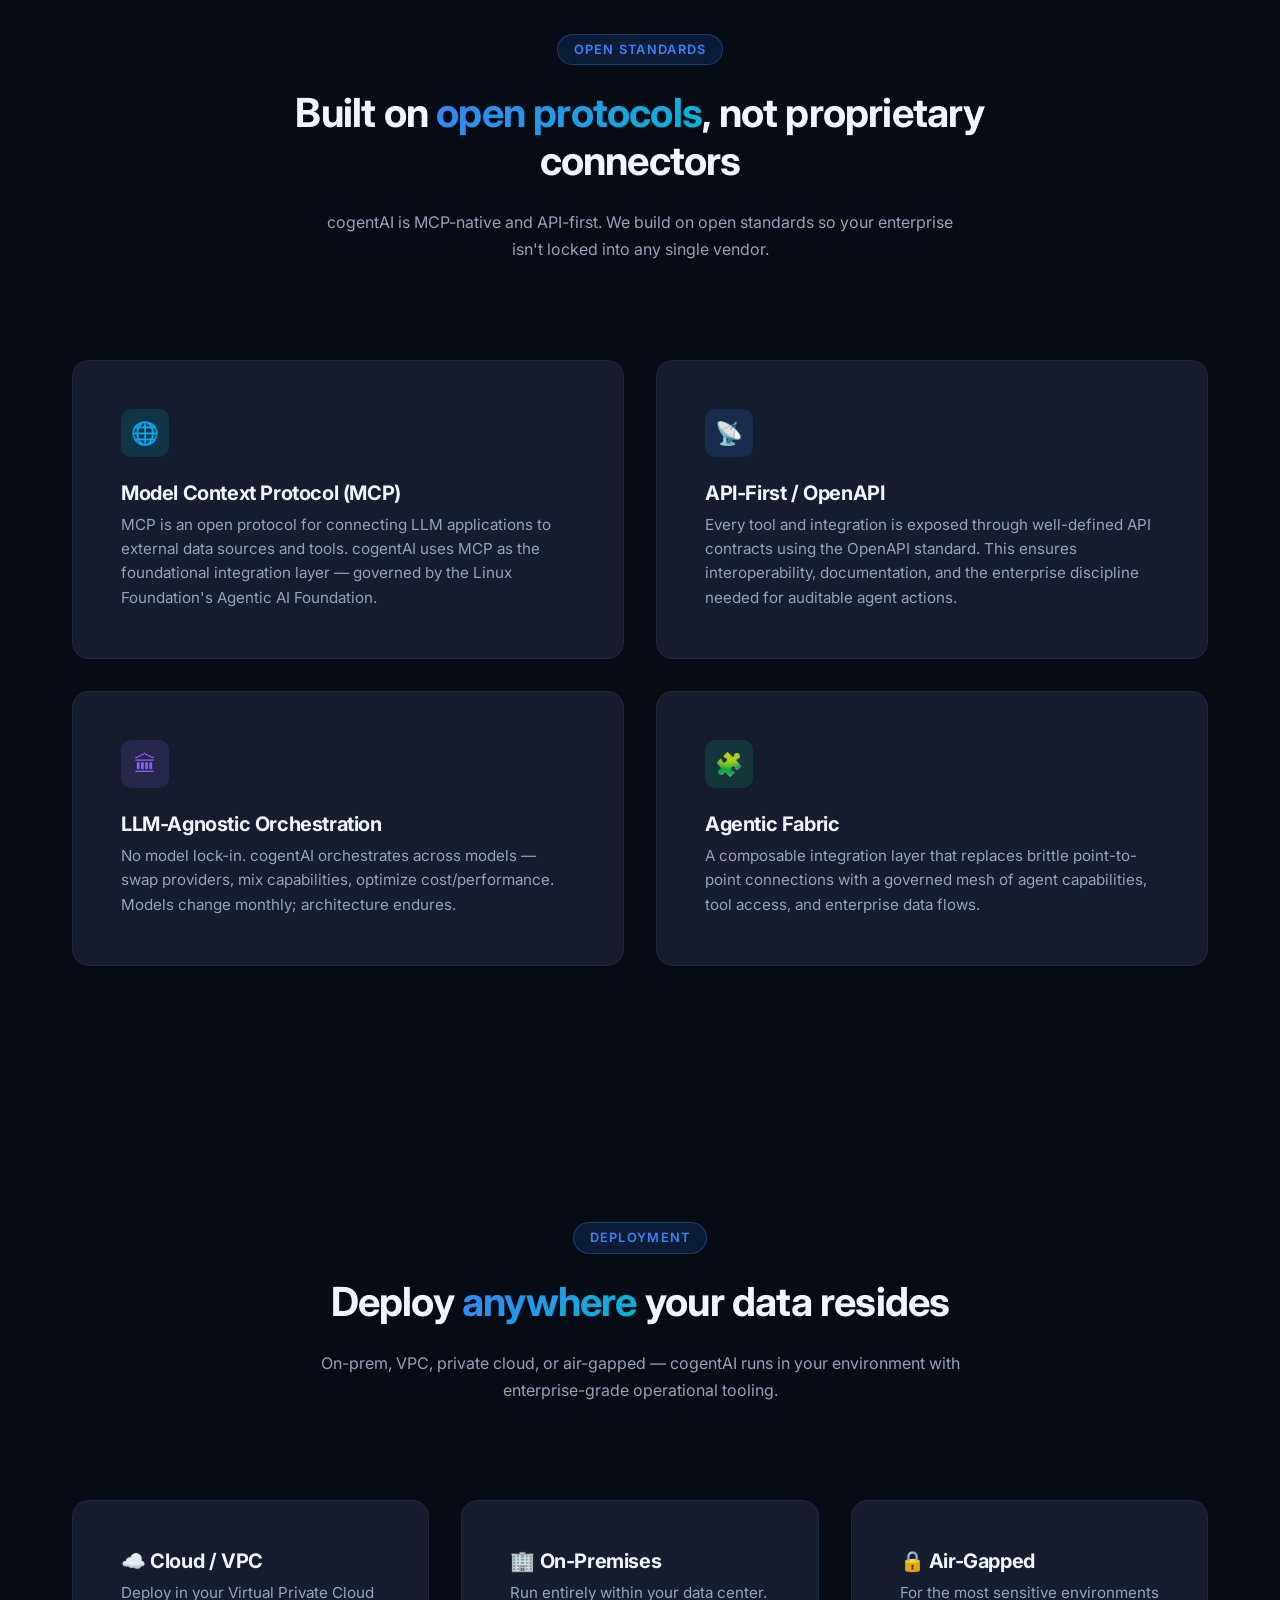
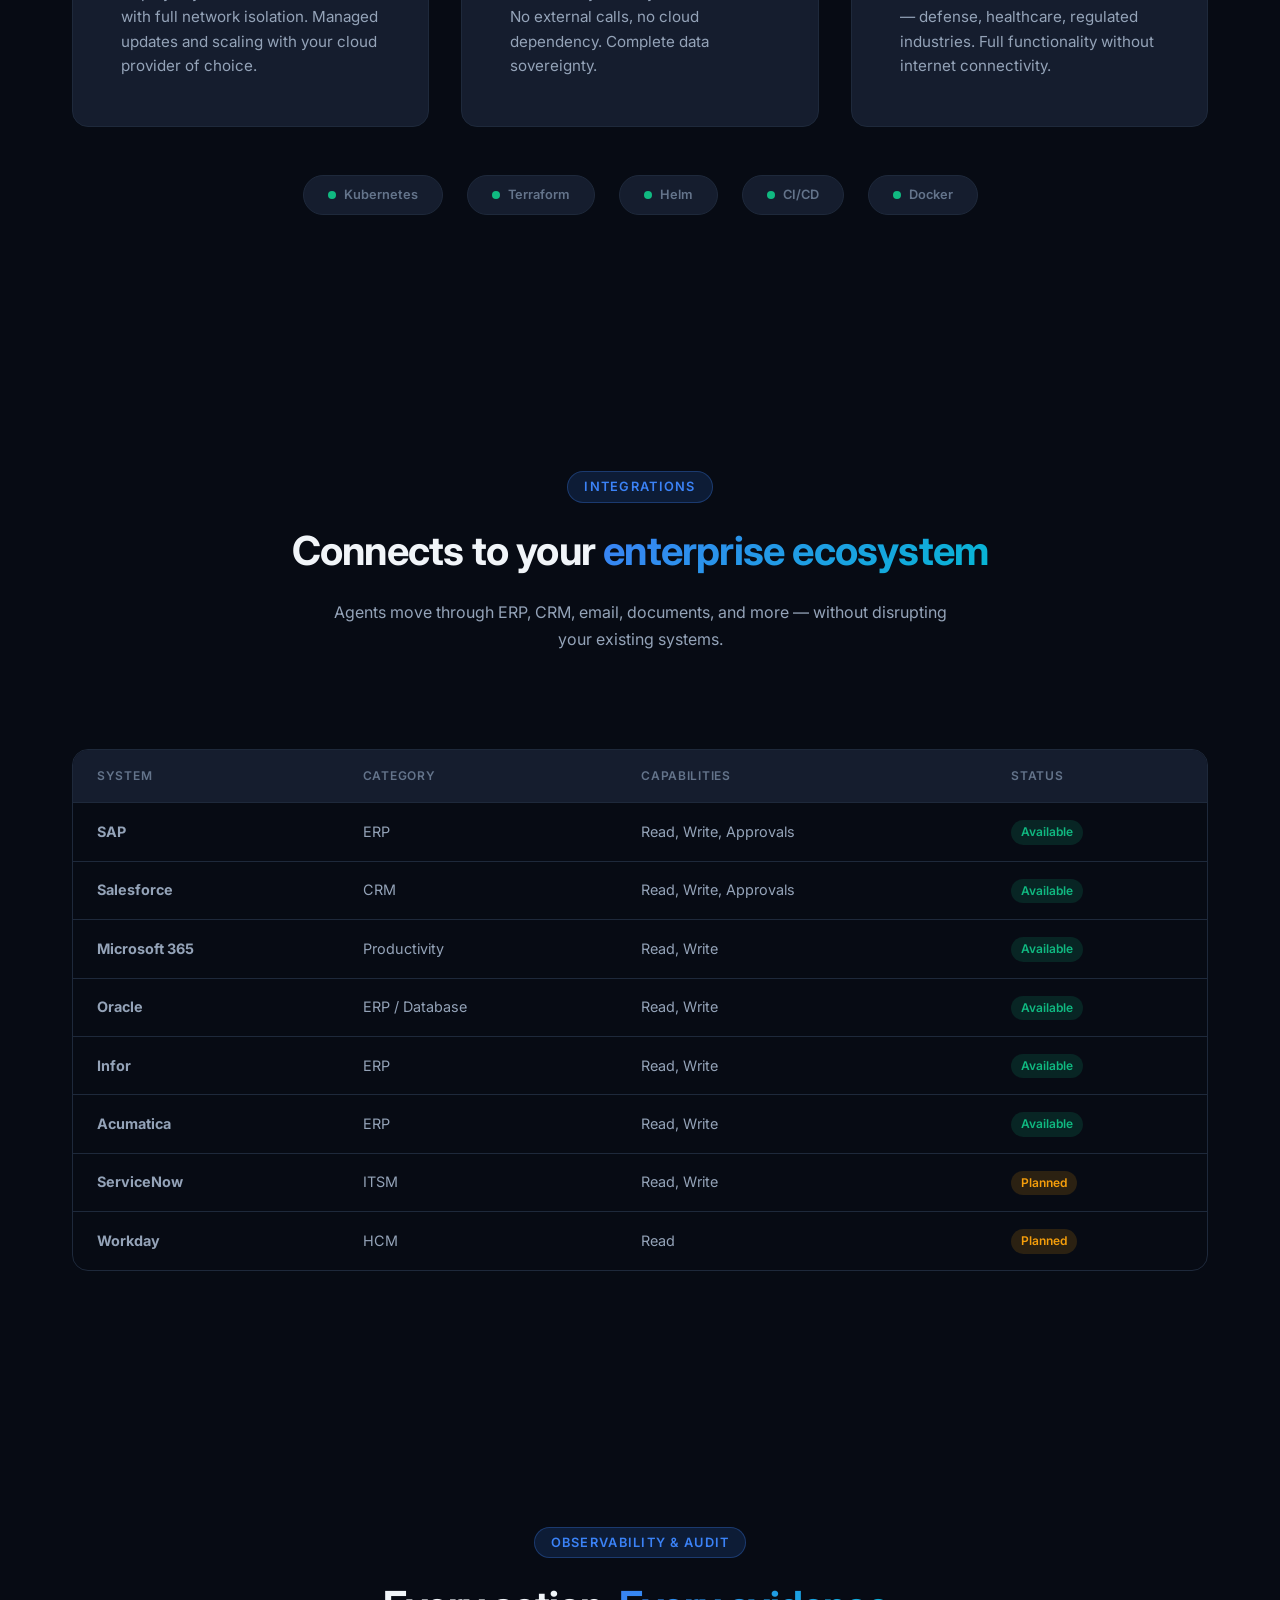
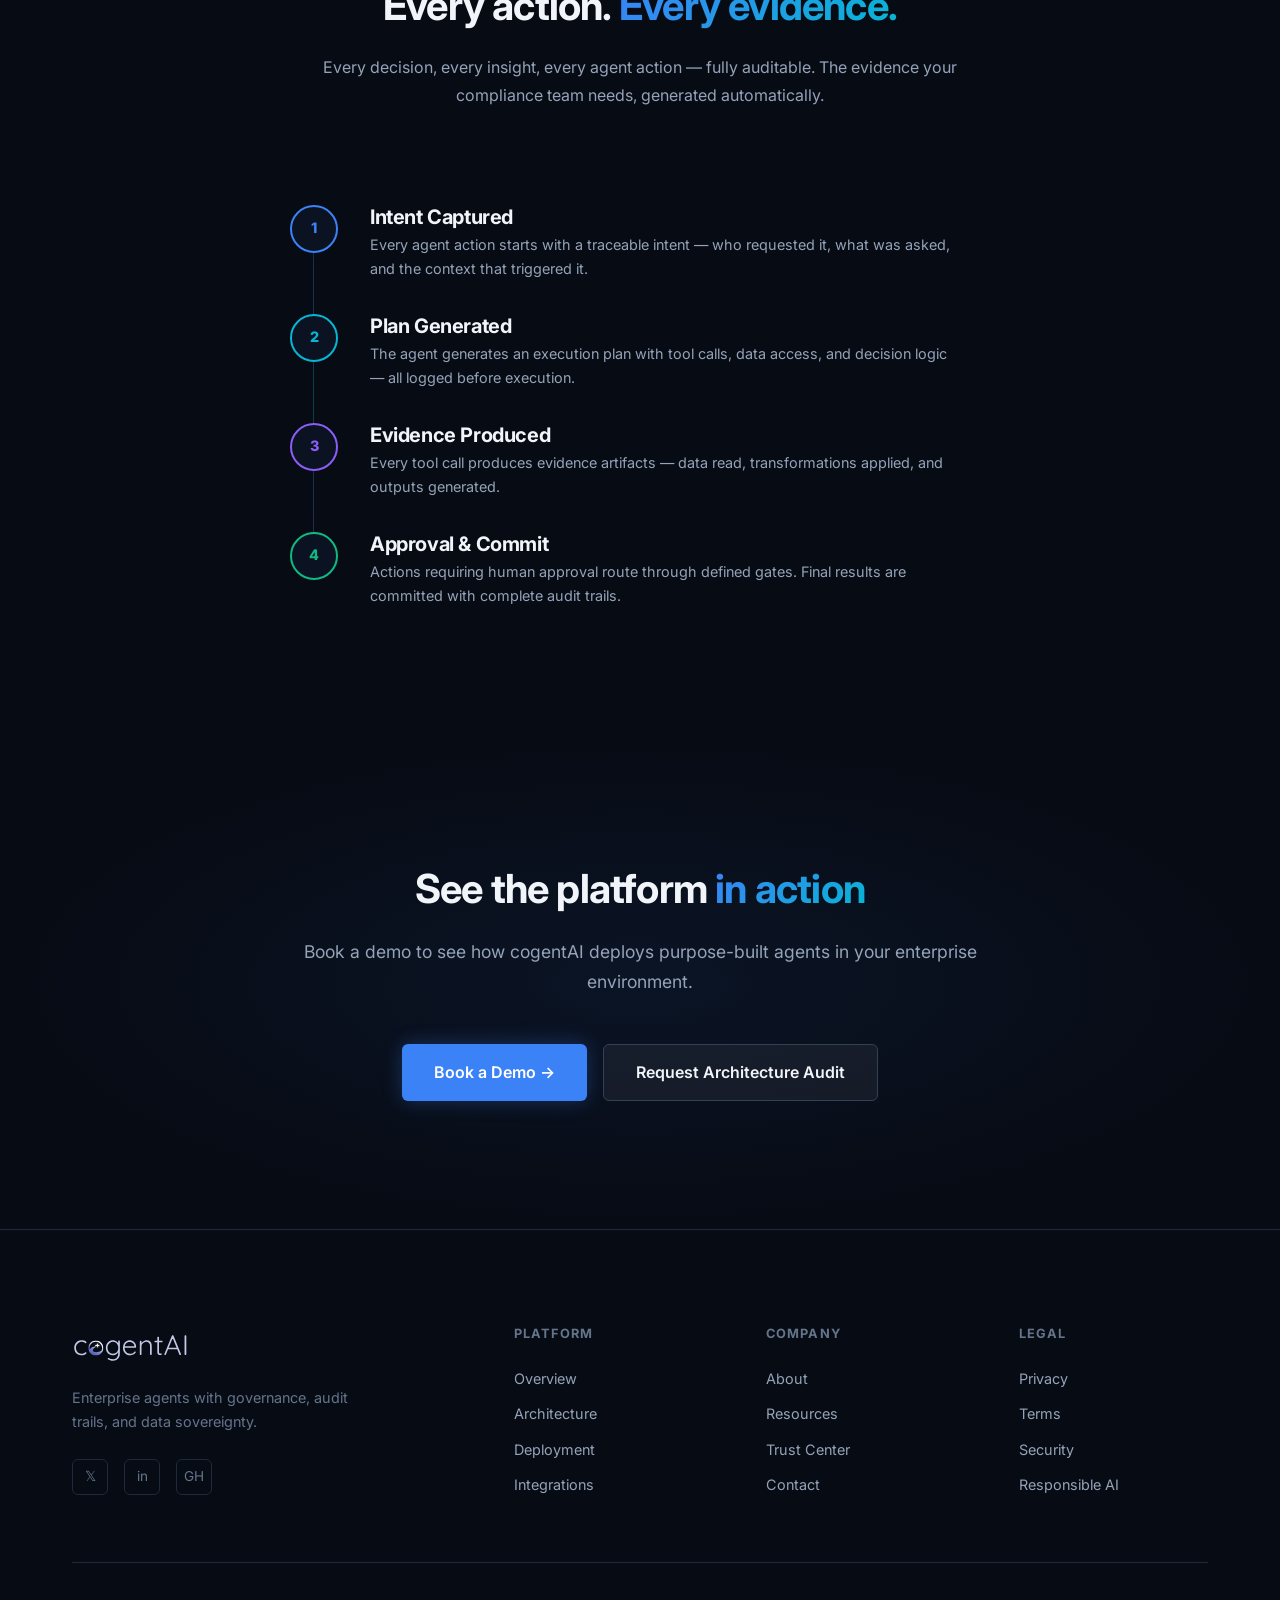
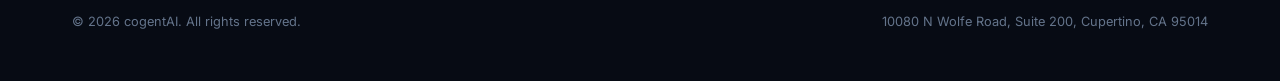
<file: platform.html>
<!DOCTYPE html>
<html lang="en">
<head>
  <meta charset="UTF-8">
  <meta name="viewport" content="width=device-width, initial-scale=1.0">
  <title>Platform — cogentAI</title>
  <meta name="description" content="The cogentAI platform: three-layer architecture, MCP-native integration, LLM-agnostic orchestration, and enterprise-grade deployment.">
  <link rel="preconnect" href="https://fonts.googleapis.com">
  <link rel="preconnect" href="https://fonts.gstatic.com" crossorigin>
  <link href="https://fonts.googleapis.com/css2?family=Inter:wght@400;500;600;700;800&display=swap" rel="stylesheet">
  <link rel="stylesheet" href="css/style.css">
  <link rel="icon" href="data:image/svg+xml,<svg xmlns='http://www.w3.org/2000/svg' viewBox='0 0 32 32'><rect width='32' height='32' rx='6' fill='%233B82F6'/><text x='16' y='22' text-anchor='middle' fill='white' font-size='18' font-weight='bold' font-family='sans-serif'>C</text></svg>">
</head>
<body>

  <!-- HEADER (same as index) -->
  <header class="site-header" id="site-header">
    <div class="header-inner">
      <a href="index.html" class="logo"><img src="assets/logos/cogentai-logo.svg" alt="cogentAI" class="logo-img"></a>
      <nav class="nav-links">
        <a href="index.html">Home</a>
        <a href="platform.html" class="active">Platform</a>
        <a href="solutions.html">Solutions</a>
        <a href="trust.html">Trust</a>
        <a href="resources.html">Resources</a>
        <a href="company.html">Company</a>
      </nav>
      <div class="flex gap-md items-center">
        <a href="contact.html" class="btn btn-primary nav-cta desktop-only">Let's Talk</a>
        <button class="mobile-toggle" id="mobile-toggle" aria-label="Menu"><span></span><span></span><span></span></button>
      </div>
    </div>
  </header>
  <nav class="mobile-nav" id="mobile-nav">
    <a href="index.html">Home</a><a href="platform.html">Platform</a><a href="solutions.html">Solutions</a><a href="trust.html">Trust</a><a href="resources.html">Resources</a><a href="company.html">Company</a>
    <a href="contact.html" class="btn btn-primary mt-lg">Let's Talk</a>
  </nav>

  <!-- PAGE HEADER -->
  <div class="page-header">
    <div class="container">
      <div class="section-label">Platform</div>
      <h1>Purpose-built for <span class="text-gradient">enterprise agency</span></h1>
      <p>An intelligence platform with a built-in framework for your enterprise. Three layers. MCP-native. LLM-agnostic. Governed by design.</p>
    </div>
  </div>

  <!-- ARCHITECTURE -->
  <section id="architecture">
    <div class="container">
      <div class="section-header animate-in">
        <div class="section-label">Architecture</div>
        <h2>Three layers that <span class="text-gradient">adapt to you</span></h2>
        <p>Each layer is independently configurable and auditable. Together they form a governed platform for enterprise agent deployment.</p>
      </div>

      <div class="grid grid-3 stagger-children">
        <div class="card card--featured animate-in">
          <div class="card-icon card-icon--blue">&#x1F916;</div>
          <h3>Agent Layer</h3>
          <p>Purpose-built agents for real enterprise work. They understand your KPIs, automate multi-step decisions, and streamline workflows from onboarding to compliance audits.</p>
          <ul style="margin-top: var(--space-lg); display: flex; flex-direction: column; gap: var(--space-sm);">
            <li style="font-size: 0.85rem; color: var(--color-text-muted);">&#x2192; Domain-specific agent templates</li>
            <li style="font-size: 0.85rem; color: var(--color-text-muted);">&#x2192; KPI-driven action planning</li>
            <li style="font-size: 0.85rem; color: var(--color-text-muted);">&#x2192; Multi-step workflow automation</li>
            <li style="font-size: 0.85rem; color: var(--color-text-muted);">&#x2192; Human-in-the-loop approval gates</li>
          </ul>
        </div>

        <div class="card card--featured animate-in">
          <div class="card-icon card-icon--cyan">&#x2699;</div>
          <h3>Optimization Layer</h3>
          <p>LLM-agnostic orchestration transforms general models into fine-tuned, domain-specific agents using your enterprise knowledge, workflows, and organizational context.</p>
          <ul style="margin-top: var(--space-lg); display: flex; flex-direction: column; gap: var(--space-sm);">
            <li style="font-size: 0.85rem; color: var(--color-text-muted);">&#x2192; Model-agnostic orchestration</li>
            <li style="font-size: 0.85rem; color: var(--color-text-muted);">&#x2192; Context injection (RAG, fine-tuning)</li>
            <li style="font-size: 0.85rem; color: var(--color-text-muted);">&#x2192; Enterprise knowledge grounding</li>
            <li style="font-size: 0.85rem; color: var(--color-text-muted);">&#x2192; Prompt governance and templating</li>
          </ul>
        </div>

        <div class="card card--featured animate-in">
          <div class="card-icon card-icon--purple">&#x1F5C4;</div>
          <h3>Data Layer</h3>
          <p>Sovereignty. No migration. Full control. Uses Model Context Protocol (MCP) for secure, standards-based access. Your data never leaves your perimeter.</p>
          <ul style="margin-top: var(--space-lg); display: flex; flex-direction: column; gap: var(--space-sm);">
            <li style="font-size: 0.85rem; color: var(--color-text-muted);">&#x2192; MCP-native data access</li>
            <li style="font-size: 0.85rem; color: var(--color-text-muted);">&#x2192; Zero data migration</li>
            <li style="font-size: 0.85rem; color: var(--color-text-muted);">&#x2192; Data lineage and provenance</li>
            <li style="font-size: 0.85rem; color: var(--color-text-muted);">&#x2192; Dynamic masking and isolation</li>
          </ul>
        </div>
      </div>
    </div>
  </section>

  <!-- STANDARDS -->
  <section id="standards">
    <div class="container">
      <div class="section-header animate-in">
        <div class="section-label">Open Standards</div>
        <h2>Built on <span class="text-gradient">open protocols</span>, not proprietary connectors</h2>
        <p>cogentAI is MCP-native and API-first. We build on open standards so your enterprise isn't locked into any single vendor.</p>
      </div>

      <div class="grid grid-2 stagger-children">
        <div class="card animate-in">
          <div class="card-icon card-icon--cyan">&#x1F310;</div>
          <h4>Model Context Protocol (MCP)</h4>
          <p>MCP is an open protocol for connecting LLM applications to external data sources and tools. cogentAI uses MCP as the foundational integration layer — governed by the Linux Foundation's Agentic AI Foundation.</p>
        </div>
        <div class="card animate-in">
          <div class="card-icon card-icon--blue">&#x1F4E1;</div>
          <h4>API-First / OpenAPI</h4>
          <p>Every tool and integration is exposed through well-defined API contracts using the OpenAPI standard. This ensures interoperability, documentation, and the enterprise discipline needed for auditable agent actions.</p>
        </div>
        <div class="card animate-in">
          <div class="card-icon card-icon--purple">&#x1F3DB;</div>
          <h4>LLM-Agnostic Orchestration</h4>
          <p>No model lock-in. cogentAI orchestrates across models — swap providers, mix capabilities, optimize cost/performance. Models change monthly; architecture endures.</p>
        </div>
        <div class="card animate-in">
          <div class="card-icon card-icon--green">&#x1F9E9;</div>
          <h4>Agentic Fabric</h4>
          <p>A composable integration layer that replaces brittle point-to-point connections with a governed mesh of agent capabilities, tool access, and enterprise data flows.</p>
        </div>
      </div>
    </div>
  </section>

  <!-- DEPLOYMENT -->
  <section id="deployment">
    <div class="container">
      <div class="section-header animate-in">
        <div class="section-label">Deployment</div>
        <h2>Deploy <span class="text-gradient">anywhere</span> your data resides</h2>
        <p>On-prem, VPC, private cloud, or air-gapped — cogentAI runs in your environment with enterprise-grade operational tooling.</p>
      </div>

      <div class="grid grid-3 stagger-children">
        <div class="card animate-in">
          <h4>&#x2601;&#xFE0F; Cloud / VPC</h4>
          <p>Deploy in your Virtual Private Cloud with full network isolation. Managed updates and scaling with your cloud provider of choice.</p>
        </div>
        <div class="card animate-in">
          <h4>&#x1F3E2; On-Premises</h4>
          <p>Run entirely within your data center. No external calls, no cloud dependency. Complete data sovereignty.</p>
        </div>
        <div class="card animate-in">
          <h4>&#x1F512; Air-Gapped</h4>
          <p>For the most sensitive environments — defense, healthcare, regulated industries. Full functionality without internet connectivity.</p>
        </div>
      </div>

      <div class="trust-badges animate-in">
        <div class="trust-badge"><span class="badge-dot"></span> Kubernetes</div>
        <div class="trust-badge"><span class="badge-dot"></span> Terraform</div>
        <div class="trust-badge"><span class="badge-dot"></span> Helm</div>
        <div class="trust-badge"><span class="badge-dot"></span> CI/CD</div>
        <div class="trust-badge"><span class="badge-dot"></span> Docker</div>
      </div>
    </div>
  </section>

  <!-- INTEGRATIONS -->
  <section id="integrations">
    <div class="container">
      <div class="section-header animate-in">
        <div class="section-label">Integrations</div>
        <h2>Connects to your <span class="text-gradient">enterprise ecosystem</span></h2>
        <p>Agents move through ERP, CRM, email, documents, and more — without disrupting your existing systems.</p>
      </div>

      <div class="table-wrapper animate-in">
        <table>
          <thead>
            <tr>
              <th>System</th>
              <th>Category</th>
              <th>Capabilities</th>
              <th>Status</th>
            </tr>
          </thead>
          <tbody>
            <tr><td><strong>SAP</strong></td><td>ERP</td><td>Read, Write, Approvals</td><td><span class="status-badge status-badge--active">Available</span></td></tr>
            <tr><td><strong>Salesforce</strong></td><td>CRM</td><td>Read, Write, Approvals</td><td><span class="status-badge status-badge--active">Available</span></td></tr>
            <tr><td><strong>Microsoft 365</strong></td><td>Productivity</td><td>Read, Write</td><td><span class="status-badge status-badge--active">Available</span></td></tr>
            <tr><td><strong>Oracle</strong></td><td>ERP / Database</td><td>Read, Write</td><td><span class="status-badge status-badge--active">Available</span></td></tr>
            <tr><td><strong>Infor</strong></td><td>ERP</td><td>Read, Write</td><td><span class="status-badge status-badge--active">Available</span></td></tr>
            <tr><td><strong>Acumatica</strong></td><td>ERP</td><td>Read, Write</td><td><span class="status-badge status-badge--active">Available</span></td></tr>
            <tr><td><strong>ServiceNow</strong></td><td>ITSM</td><td>Read, Write</td><td><span class="status-badge status-badge--planned">Planned</span></td></tr>
            <tr><td><strong>Workday</strong></td><td>HCM</td><td>Read</td><td><span class="status-badge status-badge--planned">Planned</span></td></tr>
          </tbody>
        </table>
      </div>
    </div>
  </section>

  <!-- OBSERVABILITY -->
  <section id="observability">
    <div class="container">
      <div class="section-header animate-in">
        <div class="section-label">Observability &amp; Audit</div>
        <h2>Every action. <span class="text-gradient">Every evidence.</span></h2>
        <p>Every decision, every insight, every agent action — fully auditable. The evidence your compliance team needs, generated automatically.</p>
      </div>

      <div class="process-steps">
        <div class="process-step animate-in">
          <div class="process-step-dot" style="border-color: var(--color-accent); color: var(--color-accent);">1</div>
          <div class="process-step-content">
            <h4>Intent Captured</h4>
            <p>Every agent action starts with a traceable intent — who requested it, what was asked, and the context that triggered it.</p>
          </div>
        </div>
        <div class="process-step animate-in">
          <div class="process-step-dot" style="border-color: var(--color-accent-secondary); color: var(--color-accent-secondary);">2</div>
          <div class="process-step-content">
            <h4>Plan Generated</h4>
            <p>The agent generates an execution plan with tool calls, data access, and decision logic — all logged before execution.</p>
          </div>
        </div>
        <div class="process-step animate-in">
          <div class="process-step-dot" style="border-color: var(--color-accent-tertiary); color: var(--color-accent-tertiary);">3</div>
          <div class="process-step-content">
            <h4>Evidence Produced</h4>
            <p>Every tool call produces evidence artifacts — data read, transformations applied, and outputs generated.</p>
          </div>
        </div>
        <div class="process-step animate-in">
          <div class="process-step-dot" style="border-color: var(--color-success); color: var(--color-success);">4</div>
          <div class="process-step-content">
            <h4>Approval &amp; Commit</h4>
            <p>Actions requiring human approval route through defined gates. Final results are committed with complete audit trails.</p>
          </div>
        </div>
      </div>
    </div>
  </section>

  <!-- CTA -->
  <section class="cta-section">
    <div class="container">
      <div class="cta-content">
        <h2>See the platform <span class="text-gradient">in action</span></h2>
        <p>Book a demo to see how cogentAI deploys purpose-built agents in your enterprise environment.</p>
        <div class="cta-actions">
          <a href="contact.html" class="btn btn-primary btn-lg">Book a Demo →</a>
          <a href="contact.html" class="btn btn-secondary btn-lg">Request Architecture Audit</a>
        </div>
      </div>
    </div>
  </section>

  <!-- FOOTER -->
  <footer class="site-footer">
    <div class="container">
      <div class="footer-grid">
        <div class="footer-brand">
          <a href="index.html" class="logo"><img src="assets/logos/cogentai-logo.svg" alt="cogentAI" class="logo-img"></a>
          <p>Enterprise agents with governance, audit trails, and data sovereignty.</p>
          <div class="footer-social">
            <a href="https://x.com/Co_gentAI">&#x1D54F;</a>
            <a href="https://www.linkedin.com/company/co-gentai">in</a>
            <a href="https://github.com/Co-gentAI">GH</a>
          </div>
        </div>
        <div class="footer-column"><h5>Platform</h5><ul><li><a href="platform.html">Overview</a></li><li><a href="platform.html#architecture">Architecture</a></li><li><a href="platform.html#deployment">Deployment</a></li><li><a href="platform.html#integrations">Integrations</a></li></ul></div>
        <div class="footer-column"><h5>Company</h5><ul><li><a href="company.html">About</a></li><li><a href="resources.html">Resources</a></li><li><a href="trust.html">Trust Center</a></li><li><a href="contact.html">Contact</a></li></ul></div>
        <div class="footer-column"><h5>Legal</h5><ul><li><a href="trust.html#privacy">Privacy</a></li><li><a href="trust.html#terms">Terms</a></li><li><a href="trust.html#security">Security</a></li><li><a href="trust.html#responsible-ai">Responsible AI</a></li></ul></div>
      </div>
      <div class="footer-bottom">
        <span>&copy; 2026 cogentAI. All rights reserved.</span>
        <span>10080 N Wolfe Road, Suite 200, Cupertino, CA 95014</span>
      </div>
    </div>
  </footer>

  <script src="js/main.js"></script>
</body>
</html>
</file>
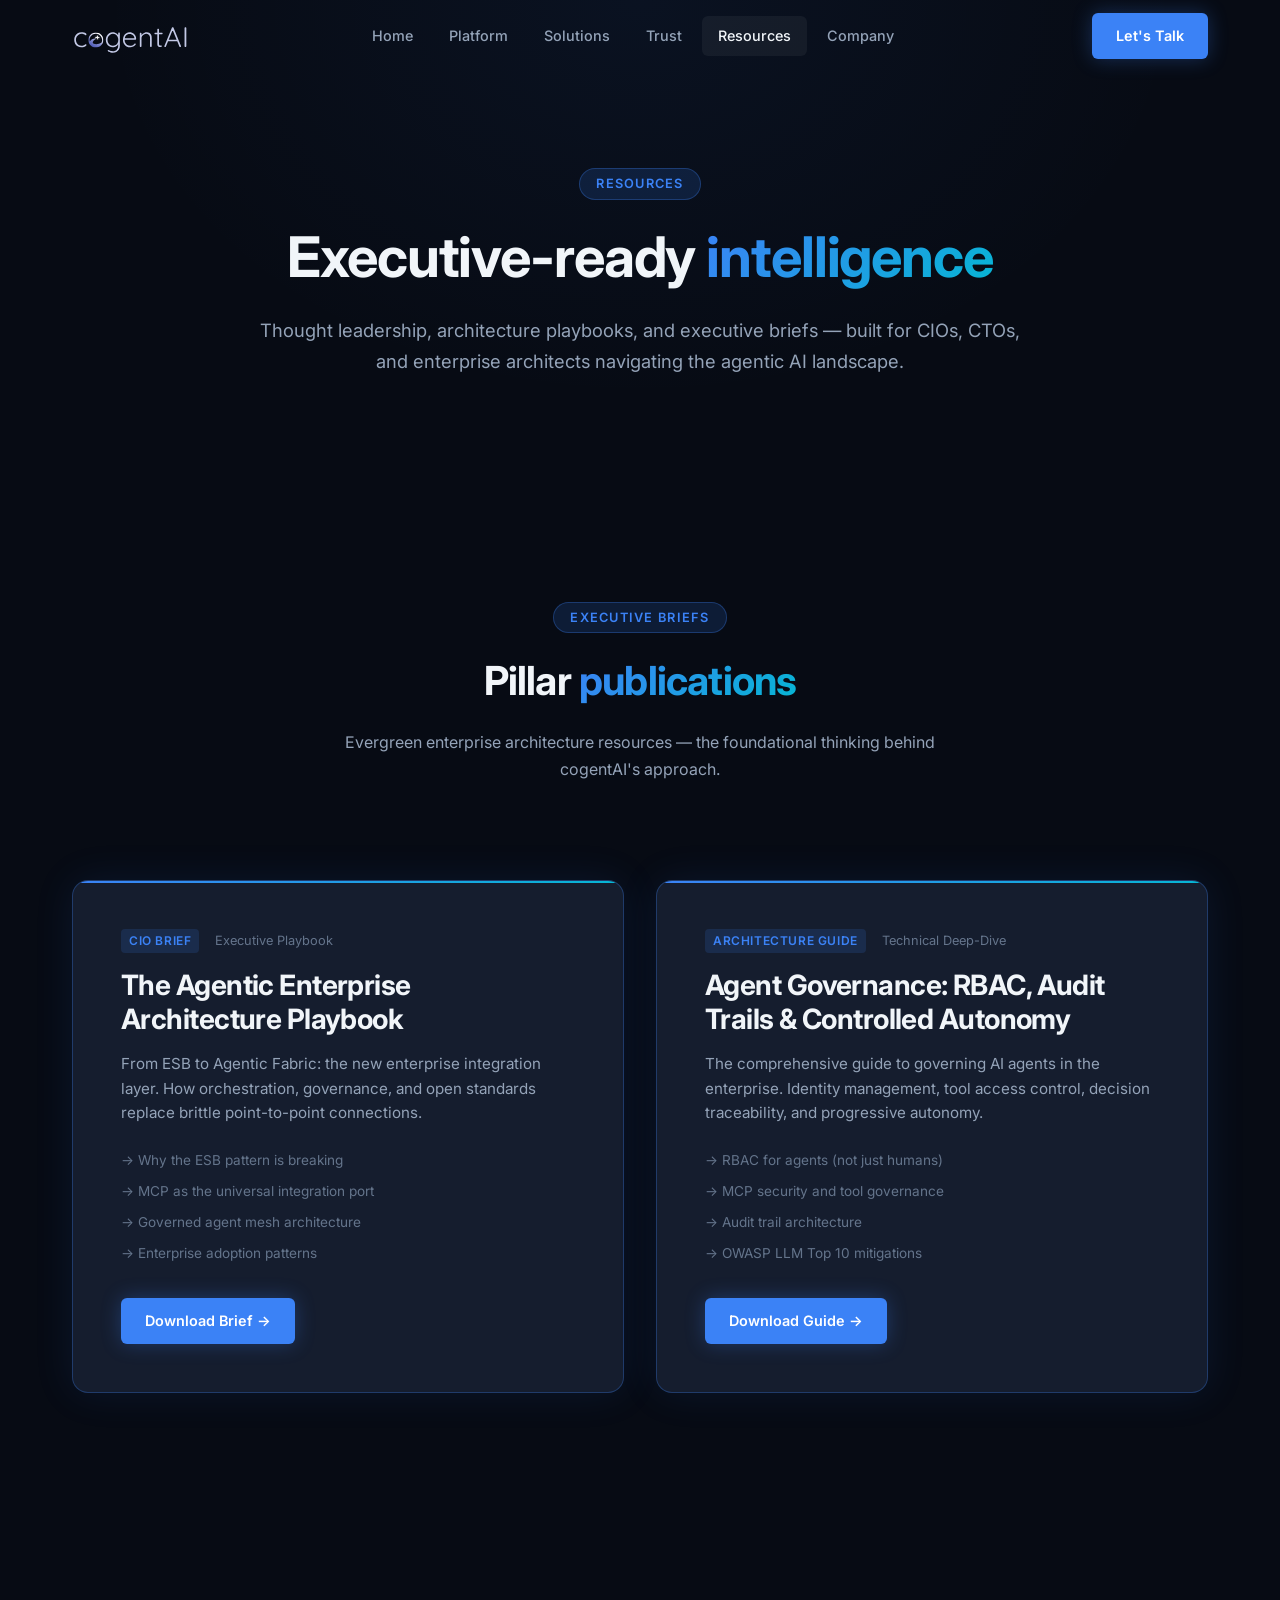
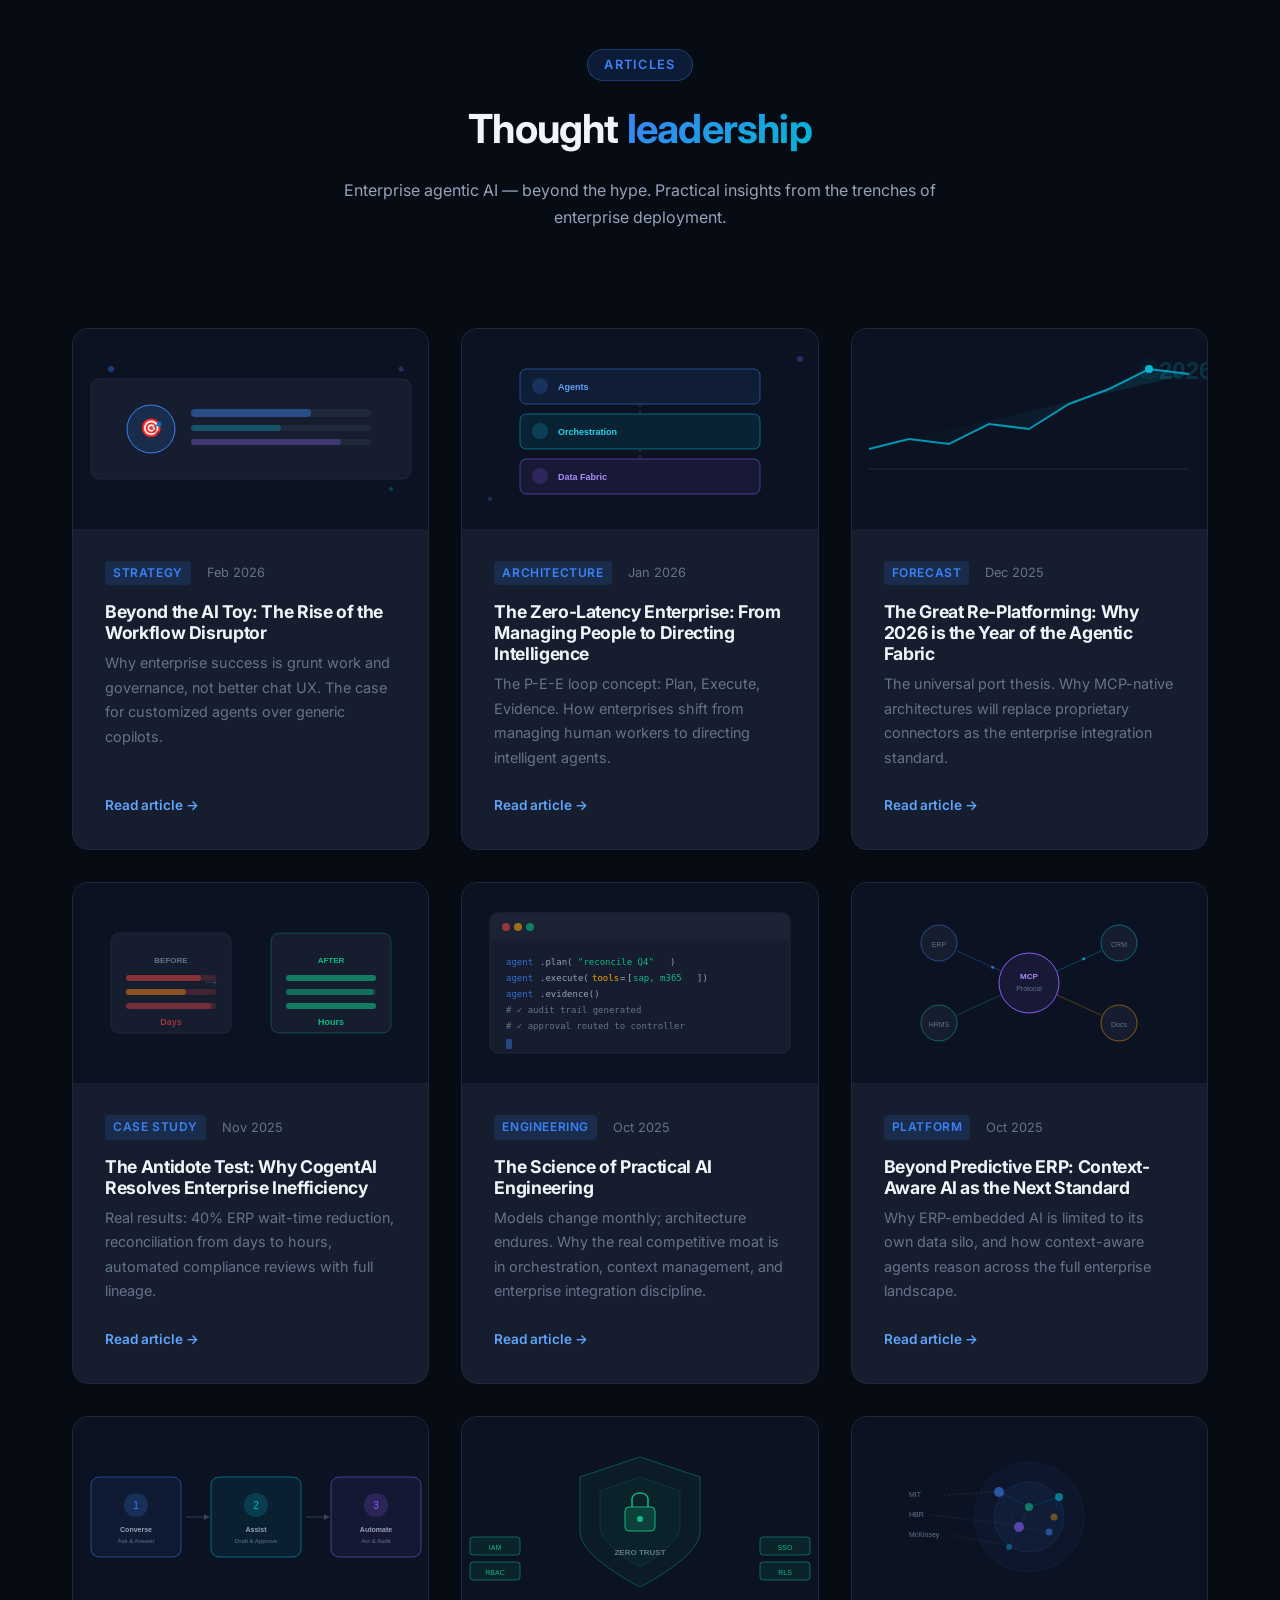
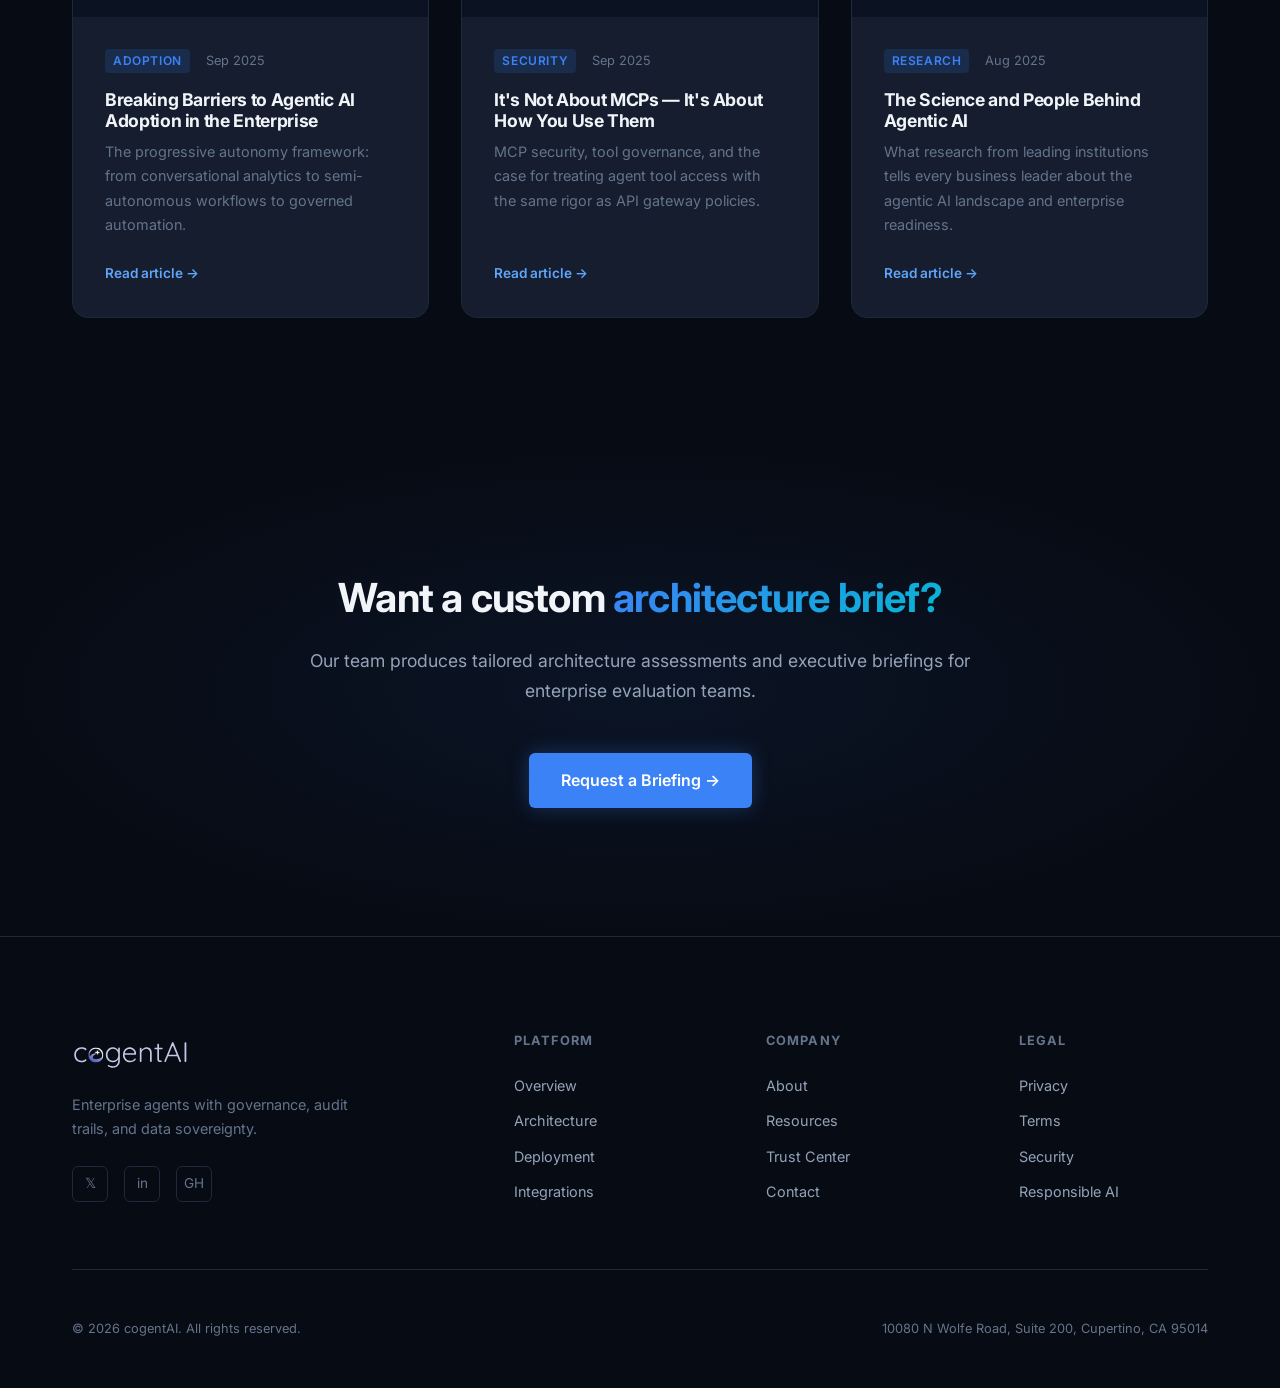
<file: resources.html>
<!DOCTYPE html>
<html lang="en">
<head>
  <meta charset="UTF-8">
  <meta name="viewport" content="width=device-width, initial-scale=1.0">
  <title>Resources — cogentAI</title>
  <meta name="description" content="Executive briefs, pillar articles, and thought leadership from cogentAI on enterprise agentic AI.">
  <link rel="preconnect" href="https://fonts.googleapis.com">
  <link rel="preconnect" href="https://fonts.gstatic.com" crossorigin>
  <link href="https://fonts.googleapis.com/css2?family=Inter:wght@400;500;600;700;800&display=swap" rel="stylesheet">
  <link rel="stylesheet" href="css/style.css">
  <link rel="icon" href="data:image/svg+xml,<svg xmlns='http://www.w3.org/2000/svg' viewBox='0 0 32 32'><rect width='32' height='32' rx='6' fill='%233B82F6'/><text x='16' y='22' text-anchor='middle' fill='white' font-size='18' font-weight='bold' font-family='sans-serif'>C</text></svg>">
</head>
<body>

  <!-- HEADER -->
  <header class="site-header" id="site-header">
    <div class="header-inner">
      <a href="index.html" class="logo"><img src="assets/logos/cogentai-logo.svg" alt="cogentAI" class="logo-img"></a>
      <nav class="nav-links">
        <a href="index.html">Home</a><a href="platform.html">Platform</a><a href="solutions.html">Solutions</a><a href="trust.html">Trust</a><a href="resources.html" class="active">Resources</a><a href="company.html">Company</a>
      </nav>
      <div class="flex gap-md items-center">
        <a href="contact.html" class="btn btn-primary nav-cta desktop-only">Let's Talk</a>
        <button class="mobile-toggle" id="mobile-toggle" aria-label="Menu"><span></span><span></span><span></span></button>
      </div>
    </div>
  </header>
  <nav class="mobile-nav" id="mobile-nav">
    <a href="index.html">Home</a><a href="platform.html">Platform</a><a href="solutions.html">Solutions</a><a href="trust.html">Trust</a><a href="resources.html">Resources</a><a href="company.html">Company</a>
    <a href="contact.html" class="btn btn-primary mt-lg">Let's Talk</a>
  </nav>

  <!-- PAGE HEADER -->
  <div class="page-header">
    <div class="container">
      <div class="section-label">Resources</div>
      <h1>Executive-ready <span class="text-gradient">intelligence</span></h1>
      <p>Thought leadership, architecture playbooks, and executive briefs — built for CIOs, CTOs, and enterprise architects navigating the agentic AI landscape.</p>
    </div>
  </div>

  <!-- PILLAR CONTENT -->
  <section id="pillars">
    <div class="container">
      <div class="section-header animate-in">
        <div class="section-label">Executive Briefs</div>
        <h2>Pillar <span class="text-gradient">publications</span></h2>
        <p>Evergreen enterprise architecture resources — the foundational thinking behind cogentAI's approach.</p>
      </div>

      <div class="grid grid-2 stagger-children">
        <div class="card card--featured animate-in">
          <div class="blog-card-meta">
            <span class="blog-card-tag">CIO Brief</span>
            <span class="blog-card-date">Executive Playbook</span>
          </div>
          <h3>The Agentic Enterprise Architecture Playbook</h3>
          <p style="margin-top: var(--space-md);">From ESB to Agentic Fabric: the new enterprise integration layer. How orchestration, governance, and open standards replace brittle point-to-point connections.</p>
          <ul style="margin-top: var(--space-lg); display: flex; flex-direction: column; gap: var(--space-sm);">
            <li style="font-size: 0.85rem; color: var(--color-text-muted);">&#x2192; Why the ESB pattern is breaking</li>
            <li style="font-size: 0.85rem; color: var(--color-text-muted);">&#x2192; MCP as the universal integration port</li>
            <li style="font-size: 0.85rem; color: var(--color-text-muted);">&#x2192; Governed agent mesh architecture</li>
            <li style="font-size: 0.85rem; color: var(--color-text-muted);">&#x2192; Enterprise adoption patterns</li>
          </ul>
          <a href="contact.html" class="btn btn-primary mt-xl">Download Brief →</a>
        </div>

        <div class="card card--featured animate-in">
          <div class="blog-card-meta">
            <span class="blog-card-tag">Architecture Guide</span>
            <span class="blog-card-date">Technical Deep-Dive</span>
          </div>
          <h3>Agent Governance: RBAC, Audit Trails &amp; Controlled Autonomy</h3>
          <p style="margin-top: var(--space-md);">The comprehensive guide to governing AI agents in the enterprise. Identity management, tool access control, decision traceability, and progressive autonomy.</p>
          <ul style="margin-top: var(--space-lg); display: flex; flex-direction: column; gap: var(--space-sm);">
            <li style="font-size: 0.85rem; color: var(--color-text-muted);">&#x2192; RBAC for agents (not just humans)</li>
            <li style="font-size: 0.85rem; color: var(--color-text-muted);">&#x2192; MCP security and tool governance</li>
            <li style="font-size: 0.85rem; color: var(--color-text-muted);">&#x2192; Audit trail architecture</li>
            <li style="font-size: 0.85rem; color: var(--color-text-muted);">&#x2192; OWASP LLM Top 10 mitigations</li>
          </ul>
          <a href="contact.html" class="btn btn-primary mt-xl">Download Guide →</a>
        </div>
      </div>
    </div>
  </section>

  <!-- BLOG ARTICLES -->
  <section id="articles">
    <div class="container">
      <div class="section-header animate-in">
        <div class="section-label">Articles</div>
        <h2>Thought <span class="text-gradient">leadership</span></h2>
        <p>Enterprise agentic AI — beyond the hype. Practical insights from the trenches of enterprise deployment.</p>
      </div>

      <div class="grid grid-3 stagger-children">
        <div class="blog-card animate-in">
          <img src="assets/illustrations/blog-strategy.svg" alt="" class="blog-card-image">
          <div class="blog-card-body">
            <div class="blog-card-meta">
              <span class="blog-card-tag">Strategy</span>
              <span class="blog-card-date">Feb 2026</span>
            </div>
            <h4>Beyond the AI Toy: The Rise of the Workflow Disruptor</h4>
            <p>Why enterprise success is grunt work and governance, not better chat UX. The case for customized agents over generic copilots.</p>
            <span class="blog-card-link">Read article →</span>
          </div>
        </div>

        <div class="blog-card animate-in">
          <img src="assets/illustrations/blog-architecture.svg" alt="" class="blog-card-image">
          <div class="blog-card-body">
            <div class="blog-card-meta">
              <span class="blog-card-tag">Architecture</span>
              <span class="blog-card-date">Jan 2026</span>
            </div>
            <h4>The Zero-Latency Enterprise: From Managing People to Directing Intelligence</h4>
            <p>The P-E-E loop concept: Plan, Execute, Evidence. How enterprises shift from managing human workers to directing intelligent agents.</p>
            <span class="blog-card-link">Read article →</span>
          </div>
        </div>

        <div class="blog-card animate-in">
          <img src="assets/illustrations/blog-forecast.svg" alt="" class="blog-card-image">
          <div class="blog-card-body">
            <div class="blog-card-meta">
              <span class="blog-card-tag">Forecast</span>
              <span class="blog-card-date">Dec 2025</span>
            </div>
            <h4>The Great Re-Platforming: Why 2026 is the Year of the Agentic Fabric</h4>
            <p>The universal port thesis. Why MCP-native architectures will replace proprietary connectors as the enterprise integration standard.</p>
            <span class="blog-card-link">Read article →</span>
          </div>
        </div>

        <div class="blog-card animate-in">
          <img src="assets/illustrations/blog-casestudy.svg" alt="" class="blog-card-image">
          <div class="blog-card-body">
            <div class="blog-card-meta">
              <span class="blog-card-tag">Case Study</span>
              <span class="blog-card-date">Nov 2025</span>
            </div>
            <h4>The Antidote Test: Why CogentAI Resolves Enterprise Inefficiency</h4>
            <p>Real results: 40% ERP wait-time reduction, reconciliation from days to hours, automated compliance reviews with full lineage.</p>
            <span class="blog-card-link">Read article →</span>
          </div>
        </div>

        <div class="blog-card animate-in">
          <img src="assets/illustrations/blog-engineering.svg" alt="" class="blog-card-image">
          <div class="blog-card-body">
            <div class="blog-card-meta">
              <span class="blog-card-tag">Engineering</span>
              <span class="blog-card-date">Oct 2025</span>
            </div>
            <h4>The Science of Practical AI Engineering</h4>
            <p>Models change monthly; architecture endures. Why the real competitive moat is in orchestration, context management, and enterprise integration discipline.</p>
            <span class="blog-card-link">Read article →</span>
          </div>
        </div>

        <div class="blog-card animate-in">
          <img src="assets/illustrations/blog-platform.svg" alt="" class="blog-card-image">
          <div class="blog-card-body">
            <div class="blog-card-meta">
              <span class="blog-card-tag">Platform</span>
              <span class="blog-card-date">Oct 2025</span>
            </div>
            <h4>Beyond Predictive ERP: Context-Aware AI as the Next Standard</h4>
            <p>Why ERP-embedded AI is limited to its own data silo, and how context-aware agents reason across the full enterprise landscape.</p>
            <span class="blog-card-link">Read article →</span>
          </div>
        </div>

        <div class="blog-card animate-in">
          <img src="assets/illustrations/blog-adoption.svg" alt="" class="blog-card-image">
          <div class="blog-card-body">
            <div class="blog-card-meta">
              <span class="blog-card-tag">Adoption</span>
              <span class="blog-card-date">Sep 2025</span>
            </div>
            <h4>Breaking Barriers to Agentic AI Adoption in the Enterprise</h4>
            <p>The progressive autonomy framework: from conversational analytics to semi-autonomous workflows to governed automation.</p>
            <span class="blog-card-link">Read article →</span>
          </div>
        </div>

        <div class="blog-card animate-in">
          <img src="assets/illustrations/blog-security.svg" alt="" class="blog-card-image">
          <div class="blog-card-body">
            <div class="blog-card-meta">
              <span class="blog-card-tag">Security</span>
              <span class="blog-card-date">Sep 2025</span>
            </div>
            <h4>It's Not About MCPs — It's About How You Use Them</h4>
            <p>MCP security, tool governance, and the case for treating agent tool access with the same rigor as API gateway policies.</p>
            <span class="blog-card-link">Read article →</span>
          </div>
        </div>

        <div class="blog-card animate-in">
          <img src="assets/illustrations/blog-research.svg" alt="" class="blog-card-image">
          <div class="blog-card-body">
            <div class="blog-card-meta">
              <span class="blog-card-tag">Research</span>
              <span class="blog-card-date">Aug 2025</span>
            </div>
            <h4>The Science and People Behind Agentic AI</h4>
            <p>What research from leading institutions tells every business leader about the agentic AI landscape and enterprise readiness.</p>
            <span class="blog-card-link">Read article →</span>
          </div>
        </div>
      </div>
    </div>
  </section>

  <!-- CTA -->
  <section class="cta-section">
    <div class="container">
      <div class="cta-content">
        <h2>Want a custom <span class="text-gradient">architecture brief?</span></h2>
        <p>Our team produces tailored architecture assessments and executive briefings for enterprise evaluation teams.</p>
        <div class="cta-actions">
          <a href="contact.html" class="btn btn-primary btn-lg">Request a Briefing →</a>
        </div>
      </div>
    </div>
  </section>

  <!-- FOOTER -->
  <footer class="site-footer">
    <div class="container">
      <div class="footer-grid">
        <div class="footer-brand">
          <a href="index.html" class="logo"><img src="assets/logos/cogentai-logo.svg" alt="cogentAI" class="logo-img"></a>
          <p>Enterprise agents with governance, audit trails, and data sovereignty.</p>
          <div class="footer-social"><a href="https://x.com/Co_gentAI">&#x1D54F;</a><a href="https://www.linkedin.com/company/co-gentai">in</a><a href="https://github.com/Co-gentAI">GH</a></div>
        </div>
        <div class="footer-column"><h5>Platform</h5><ul><li><a href="platform.html">Overview</a></li><li><a href="platform.html#architecture">Architecture</a></li><li><a href="platform.html#deployment">Deployment</a></li><li><a href="platform.html#integrations">Integrations</a></li></ul></div>
        <div class="footer-column"><h5>Company</h5><ul><li><a href="company.html">About</a></li><li><a href="resources.html">Resources</a></li><li><a href="trust.html">Trust Center</a></li><li><a href="contact.html">Contact</a></li></ul></div>
        <div class="footer-column"><h5>Legal</h5><ul><li><a href="trust.html#privacy">Privacy</a></li><li><a href="trust.html#terms">Terms</a></li><li><a href="trust.html#security">Security</a></li><li><a href="trust.html#responsible-ai">Responsible AI</a></li></ul></div>
      </div>
      <div class="footer-bottom"><span>&copy; 2026 cogentAI. All rights reserved.</span><span>10080 N Wolfe Road, Suite 200, Cupertino, CA 95014</span></div>
    </div>
  </footer>
  <script src="js/main.js"></script>
</body>
</html>
</file>
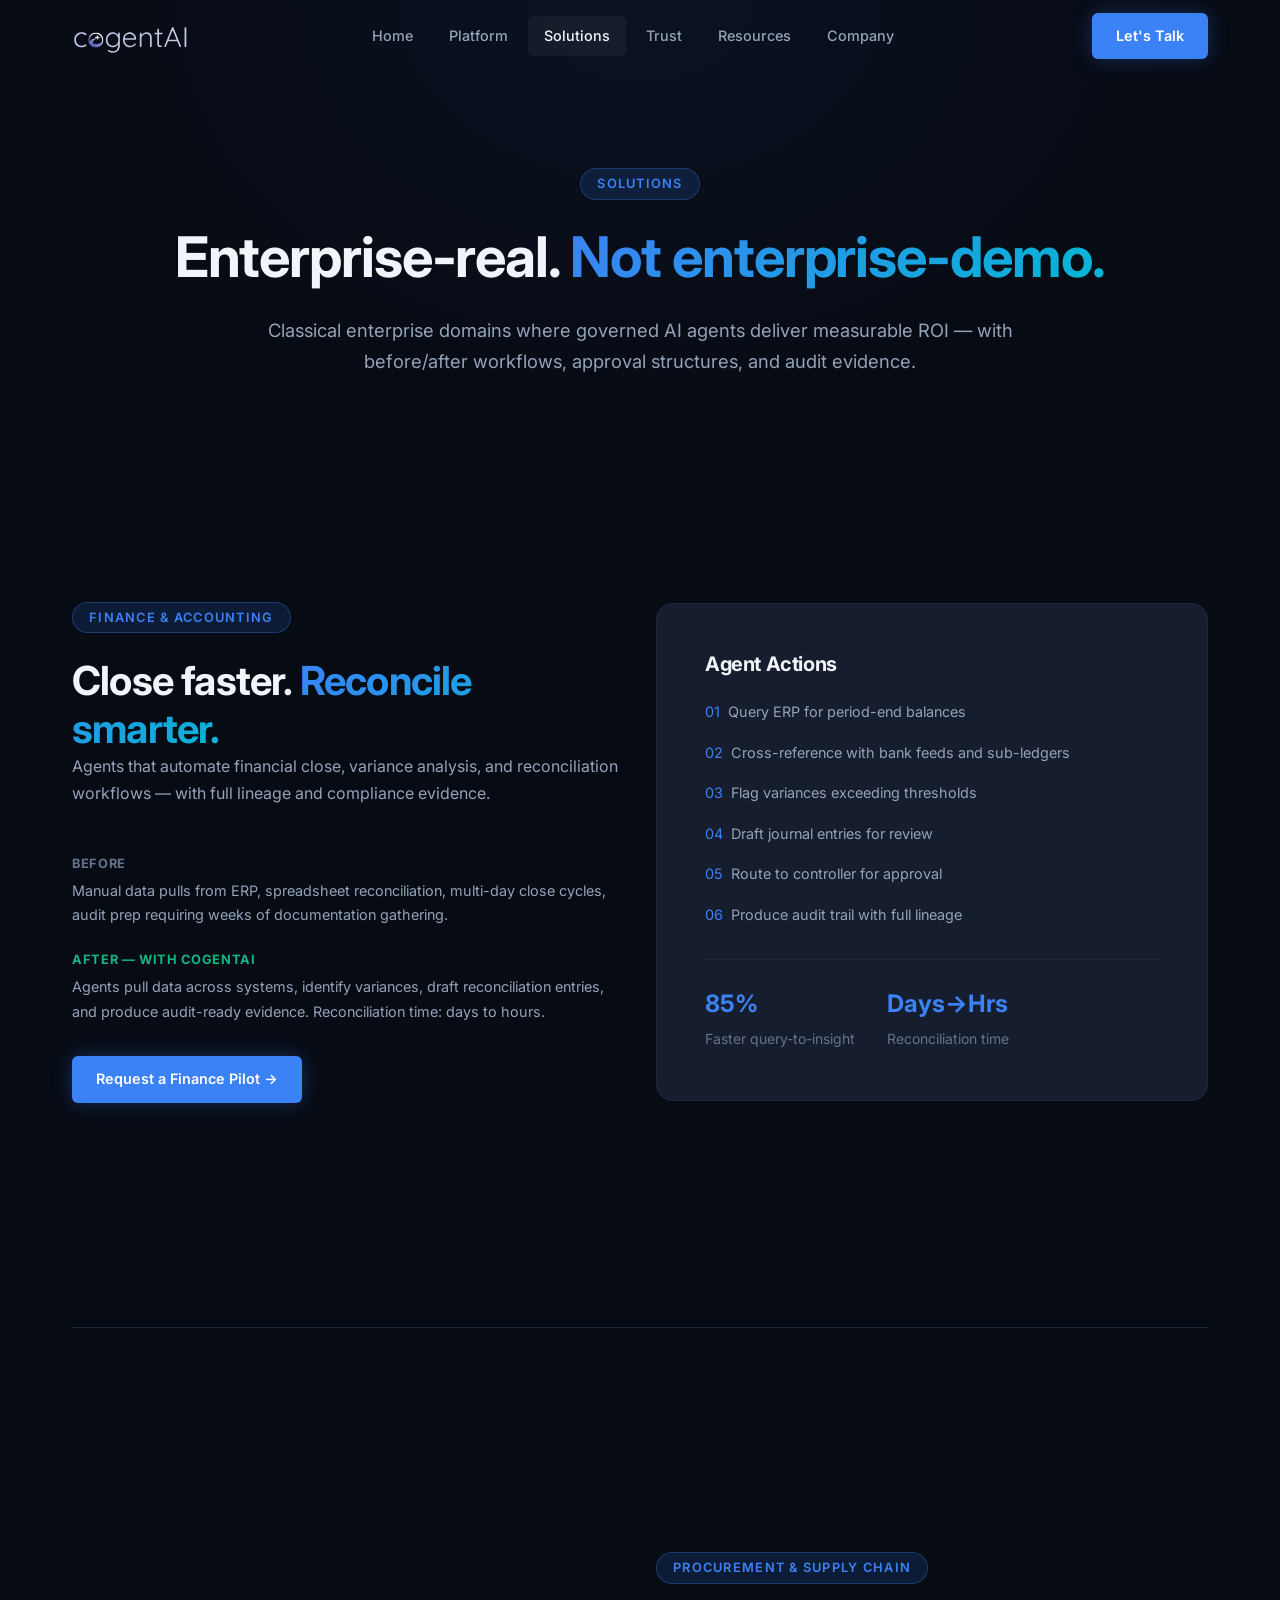
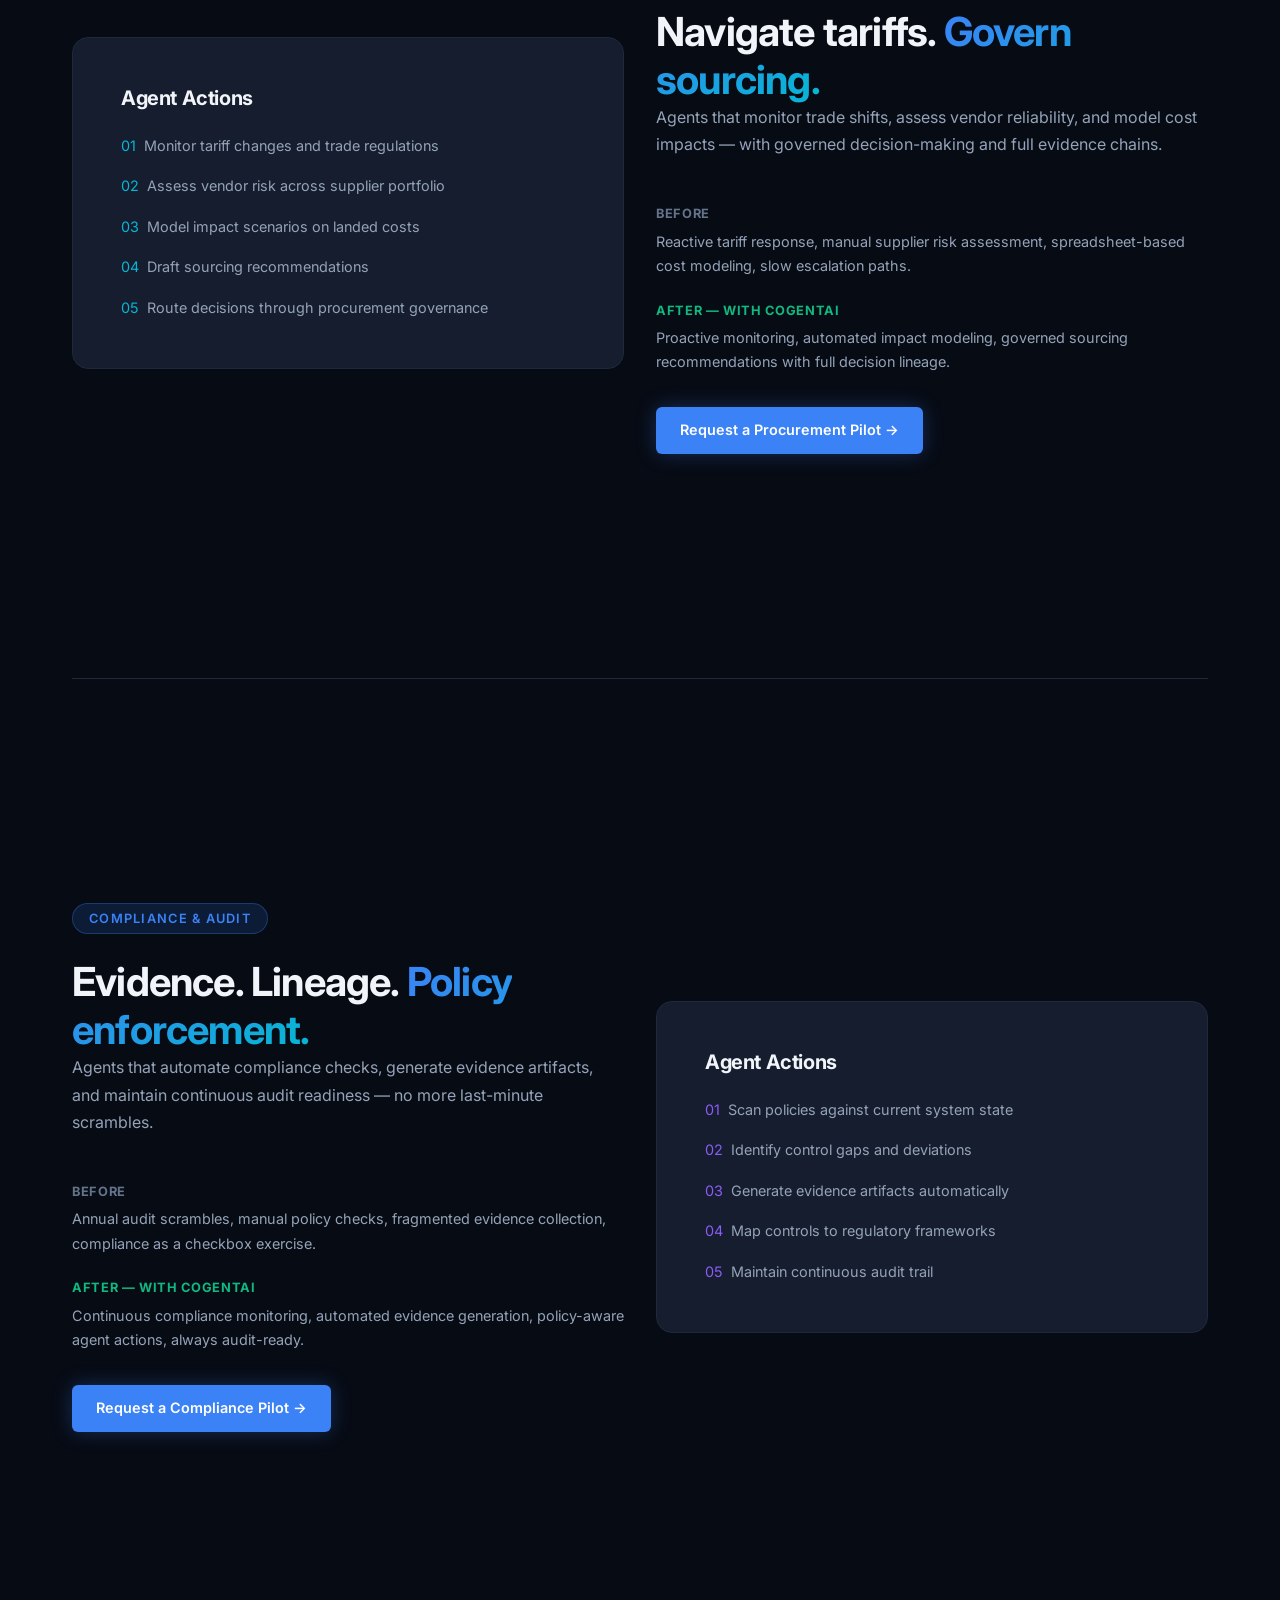
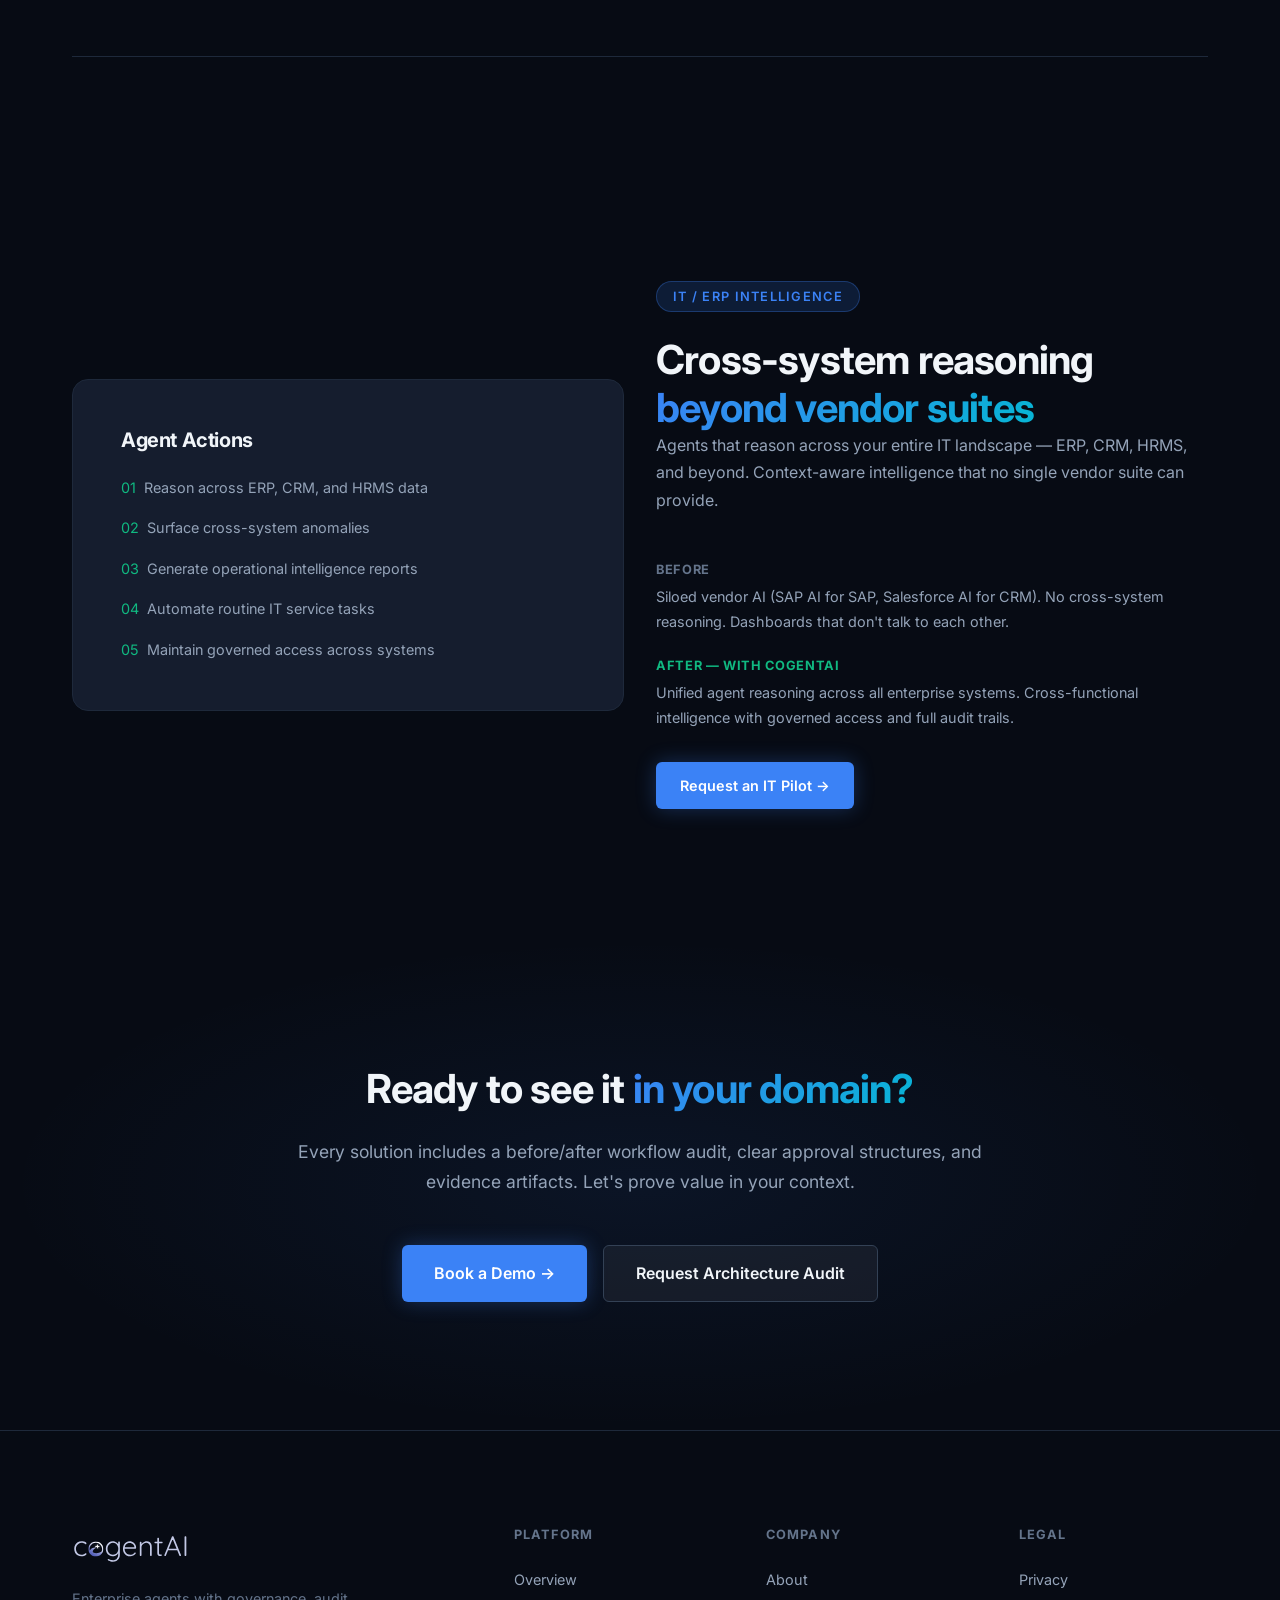
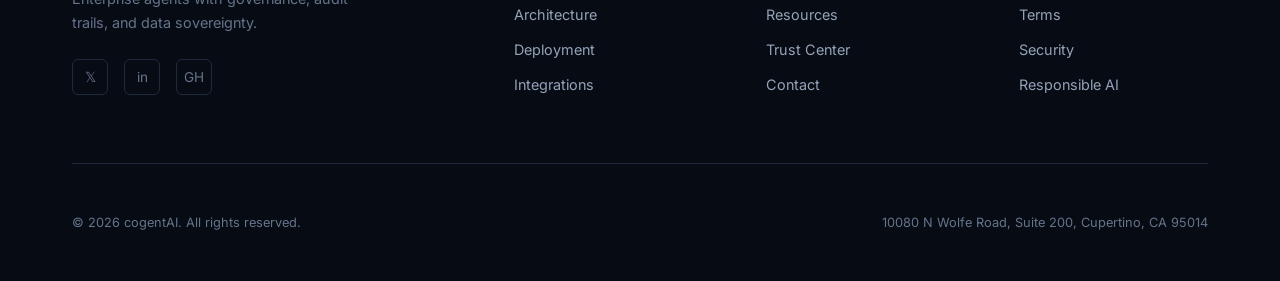
<file: solutions.html>
<!DOCTYPE html>
<html lang="en">
<head>
  <meta charset="UTF-8">
  <meta name="viewport" content="width=device-width, initial-scale=1.0">
  <title>Solutions — cogentAI</title>
  <meta name="description" content="Enterprise solutions for finance, procurement, compliance, and IT/ERP intelligence — powered by governed AI agents.">
  <link rel="preconnect" href="https://fonts.googleapis.com">
  <link rel="preconnect" href="https://fonts.gstatic.com" crossorigin>
  <link href="https://fonts.googleapis.com/css2?family=Inter:wght@400;500;600;700;800&display=swap" rel="stylesheet">
  <link rel="stylesheet" href="css/style.css">
  <link rel="icon" href="data:image/svg+xml,<svg xmlns='http://www.w3.org/2000/svg' viewBox='0 0 32 32'><rect width='32' height='32' rx='6' fill='%233B82F6'/><text x='16' y='22' text-anchor='middle' fill='white' font-size='18' font-weight='bold' font-family='sans-serif'>C</text></svg>">
</head>
<body>

  <!-- HEADER -->
  <header class="site-header" id="site-header">
    <div class="header-inner">
      <a href="index.html" class="logo"><img src="assets/logos/cogentai-logo.svg" alt="cogentAI" class="logo-img"></a>
      <nav class="nav-links">
        <a href="index.html">Home</a><a href="platform.html">Platform</a><a href="solutions.html" class="active">Solutions</a><a href="trust.html">Trust</a><a href="resources.html">Resources</a><a href="company.html">Company</a>
      </nav>
      <div class="flex gap-md items-center">
        <a href="contact.html" class="btn btn-primary nav-cta desktop-only">Let's Talk</a>
        <button class="mobile-toggle" id="mobile-toggle" aria-label="Menu"><span></span><span></span><span></span></button>
      </div>
    </div>
  </header>
  <nav class="mobile-nav" id="mobile-nav">
    <a href="index.html">Home</a><a href="platform.html">Platform</a><a href="solutions.html">Solutions</a><a href="trust.html">Trust</a><a href="resources.html">Resources</a><a href="company.html">Company</a>
    <a href="contact.html" class="btn btn-primary mt-lg">Let's Talk</a>
  </nav>

  <!-- PAGE HEADER -->
  <div class="page-header">
    <div class="container">
      <div class="section-label">Solutions</div>
      <h1>Enterprise-real. <span class="text-gradient">Not enterprise-demo.</span></h1>
      <p>Classical enterprise domains where governed AI agents deliver measurable ROI — with before/after workflows, approval structures, and audit evidence.</p>
    </div>
  </div>

  <!-- FINANCE -->
  <section id="finance">
    <div class="container">
      <div class="grid grid-2" style="align-items: center;">
        <div class="animate-in">
          <div class="section-label">Finance &amp; Accounting</div>
          <h2>Close faster. <span class="text-gradient">Reconcile smarter.</span></h2>
          <p>Agents that automate financial close, variance analysis, and reconciliation workflows — with full lineage and compliance evidence.</p>

          <div style="margin-top: var(--space-2xl); display: flex; flex-direction: column; gap: var(--space-lg);">
            <div>
              <h5 style="color: var(--color-text-muted); font-size: 0.8rem; text-transform: uppercase; letter-spacing: 0.05em; margin-bottom: var(--space-sm);">Before</h5>
              <p style="font-size: 0.9rem;">Manual data pulls from ERP, spreadsheet reconciliation, multi-day close cycles, audit prep requiring weeks of documentation gathering.</p>
            </div>
            <div>
              <h5 style="color: var(--color-success); font-size: 0.8rem; text-transform: uppercase; letter-spacing: 0.05em; margin-bottom: var(--space-sm);">After — with cogentAI</h5>
              <p style="font-size: 0.9rem;">Agents pull data across systems, identify variances, draft reconciliation entries, and produce audit-ready evidence. Reconciliation time: days to hours.</p>
            </div>
          </div>
          <a href="contact.html" class="btn btn-primary mt-xl">Request a Finance Pilot →</a>
        </div>

        <div class="card animate-in">
          <h4>Agent Actions</h4>
          <ul style="margin-top: var(--space-lg); display: flex; flex-direction: column; gap: var(--space-md);">
            <li style="font-size: 0.9rem; color: var(--color-text-secondary); display: flex; gap: var(--space-sm);"><span style="color: var(--color-accent);">01</span> Query ERP for period-end balances</li>
            <li style="font-size: 0.9rem; color: var(--color-text-secondary); display: flex; gap: var(--space-sm);"><span style="color: var(--color-accent);">02</span> Cross-reference with bank feeds and sub-ledgers</li>
            <li style="font-size: 0.9rem; color: var(--color-text-secondary); display: flex; gap: var(--space-sm);"><span style="color: var(--color-accent);">03</span> Flag variances exceeding thresholds</li>
            <li style="font-size: 0.9rem; color: var(--color-text-secondary); display: flex; gap: var(--space-sm);"><span style="color: var(--color-accent);">04</span> Draft journal entries for review</li>
            <li style="font-size: 0.9rem; color: var(--color-text-secondary); display: flex; gap: var(--space-sm);"><span style="color: var(--color-accent);">05</span> Route to controller for approval</li>
            <li style="font-size: 0.9rem; color: var(--color-text-secondary); display: flex; gap: var(--space-sm);"><span style="color: var(--color-accent);">06</span> Produce audit trail with full lineage</li>
          </ul>
          <div style="margin-top: var(--space-xl); padding-top: var(--space-lg); border-top: 1px solid var(--color-border);">
            <div style="display: flex; gap: var(--space-xl);">
              <div><strong style="font-size: 1.5rem; color: var(--color-accent);">85%</strong><br><span class="text-sm text-muted">Faster query-to-insight</span></div>
              <div><strong style="font-size: 1.5rem; color: var(--color-accent);">Days→Hrs</strong><br><span class="text-sm text-muted">Reconciliation time</span></div>
            </div>
          </div>
        </div>
      </div>
    </div>
  </section>

  <div class="container"><div class="divider"></div></div>

  <!-- PROCUREMENT -->
  <section id="procurement">
    <div class="container">
      <div class="grid grid-2" style="align-items: center;">
        <div class="card animate-in">
          <h4>Agent Actions</h4>
          <ul style="margin-top: var(--space-lg); display: flex; flex-direction: column; gap: var(--space-md);">
            <li style="font-size: 0.9rem; color: var(--color-text-secondary); display: flex; gap: var(--space-sm);"><span style="color: var(--color-accent-secondary);">01</span> Monitor tariff changes and trade regulations</li>
            <li style="font-size: 0.9rem; color: var(--color-text-secondary); display: flex; gap: var(--space-sm);"><span style="color: var(--color-accent-secondary);">02</span> Assess vendor risk across supplier portfolio</li>
            <li style="font-size: 0.9rem; color: var(--color-text-secondary); display: flex; gap: var(--space-sm);"><span style="color: var(--color-accent-secondary);">03</span> Model impact scenarios on landed costs</li>
            <li style="font-size: 0.9rem; color: var(--color-text-secondary); display: flex; gap: var(--space-sm);"><span style="color: var(--color-accent-secondary);">04</span> Draft sourcing recommendations</li>
            <li style="font-size: 0.9rem; color: var(--color-text-secondary); display: flex; gap: var(--space-sm);"><span style="color: var(--color-accent-secondary);">05</span> Route decisions through procurement governance</li>
          </ul>
        </div>

        <div class="animate-in">
          <div class="section-label">Procurement &amp; Supply Chain</div>
          <h2>Navigate tariffs. <span class="text-gradient">Govern sourcing.</span></h2>
          <p>Agents that monitor trade shifts, assess vendor reliability, and model cost impacts — with governed decision-making and full evidence chains.</p>

          <div style="margin-top: var(--space-2xl); display: flex; flex-direction: column; gap: var(--space-lg);">
            <div>
              <h5 style="color: var(--color-text-muted); font-size: 0.8rem; text-transform: uppercase; letter-spacing: 0.05em; margin-bottom: var(--space-sm);">Before</h5>
              <p style="font-size: 0.9rem;">Reactive tariff response, manual supplier risk assessment, spreadsheet-based cost modeling, slow escalation paths.</p>
            </div>
            <div>
              <h5 style="color: var(--color-success); font-size: 0.8rem; text-transform: uppercase; letter-spacing: 0.05em; margin-bottom: var(--space-sm);">After — with cogentAI</h5>
              <p style="font-size: 0.9rem;">Proactive monitoring, automated impact modeling, governed sourcing recommendations with full decision lineage.</p>
            </div>
          </div>
          <a href="contact.html" class="btn btn-primary mt-xl">Request a Procurement Pilot →</a>
        </div>
      </div>
    </div>
  </section>

  <div class="container"><div class="divider"></div></div>

  <!-- COMPLIANCE -->
  <section id="compliance">
    <div class="container">
      <div class="grid grid-2" style="align-items: center;">
        <div class="animate-in">
          <div class="section-label">Compliance &amp; Audit</div>
          <h2>Evidence. Lineage. <span class="text-gradient">Policy enforcement.</span></h2>
          <p>Agents that automate compliance checks, generate evidence artifacts, and maintain continuous audit readiness — no more last-minute scrambles.</p>

          <div style="margin-top: var(--space-2xl); display: flex; flex-direction: column; gap: var(--space-lg);">
            <div>
              <h5 style="color: var(--color-text-muted); font-size: 0.8rem; text-transform: uppercase; letter-spacing: 0.05em; margin-bottom: var(--space-sm);">Before</h5>
              <p style="font-size: 0.9rem;">Annual audit scrambles, manual policy checks, fragmented evidence collection, compliance as a checkbox exercise.</p>
            </div>
            <div>
              <h5 style="color: var(--color-success); font-size: 0.8rem; text-transform: uppercase; letter-spacing: 0.05em; margin-bottom: var(--space-sm);">After — with cogentAI</h5>
              <p style="font-size: 0.9rem;">Continuous compliance monitoring, automated evidence generation, policy-aware agent actions, always audit-ready.</p>
            </div>
          </div>
          <a href="contact.html" class="btn btn-primary mt-xl">Request a Compliance Pilot →</a>
        </div>

        <div class="card animate-in">
          <h4>Agent Actions</h4>
          <ul style="margin-top: var(--space-lg); display: flex; flex-direction: column; gap: var(--space-md);">
            <li style="font-size: 0.9rem; color: var(--color-text-secondary); display: flex; gap: var(--space-sm);"><span style="color: var(--color-accent-tertiary);">01</span> Scan policies against current system state</li>
            <li style="font-size: 0.9rem; color: var(--color-text-secondary); display: flex; gap: var(--space-sm);"><span style="color: var(--color-accent-tertiary);">02</span> Identify control gaps and deviations</li>
            <li style="font-size: 0.9rem; color: var(--color-text-secondary); display: flex; gap: var(--space-sm);"><span style="color: var(--color-accent-tertiary);">03</span> Generate evidence artifacts automatically</li>
            <li style="font-size: 0.9rem; color: var(--color-text-secondary); display: flex; gap: var(--space-sm);"><span style="color: var(--color-accent-tertiary);">04</span> Map controls to regulatory frameworks</li>
            <li style="font-size: 0.9rem; color: var(--color-text-secondary); display: flex; gap: var(--space-sm);"><span style="color: var(--color-accent-tertiary);">05</span> Maintain continuous audit trail</li>
          </ul>
        </div>
      </div>
    </div>
  </section>

  <div class="container"><div class="divider"></div></div>

  <!-- IT / ERP INTELLIGENCE -->
  <section id="it-erp">
    <div class="container">
      <div class="grid grid-2" style="align-items: center;">
        <div class="card animate-in">
          <h4>Agent Actions</h4>
          <ul style="margin-top: var(--space-lg); display: flex; flex-direction: column; gap: var(--space-md);">
            <li style="font-size: 0.9rem; color: var(--color-text-secondary); display: flex; gap: var(--space-sm);"><span style="color: var(--color-success);">01</span> Reason across ERP, CRM, and HRMS data</li>
            <li style="font-size: 0.9rem; color: var(--color-text-secondary); display: flex; gap: var(--space-sm);"><span style="color: var(--color-success);">02</span> Surface cross-system anomalies</li>
            <li style="font-size: 0.9rem; color: var(--color-text-secondary); display: flex; gap: var(--space-sm);"><span style="color: var(--color-success);">03</span> Generate operational intelligence reports</li>
            <li style="font-size: 0.9rem; color: var(--color-text-secondary); display: flex; gap: var(--space-sm);"><span style="color: var(--color-success);">04</span> Automate routine IT service tasks</li>
            <li style="font-size: 0.9rem; color: var(--color-text-secondary); display: flex; gap: var(--space-sm);"><span style="color: var(--color-success);">05</span> Maintain governed access across systems</li>
          </ul>
        </div>

        <div class="animate-in">
          <div class="section-label">IT / ERP Intelligence</div>
          <h2>Cross-system reasoning <span class="text-gradient">beyond vendor suites</span></h2>
          <p>Agents that reason across your entire IT landscape — ERP, CRM, HRMS, and beyond. Context-aware intelligence that no single vendor suite can provide.</p>

          <div style="margin-top: var(--space-2xl); display: flex; flex-direction: column; gap: var(--space-lg);">
            <div>
              <h5 style="color: var(--color-text-muted); font-size: 0.8rem; text-transform: uppercase; letter-spacing: 0.05em; margin-bottom: var(--space-sm);">Before</h5>
              <p style="font-size: 0.9rem;">Siloed vendor AI (SAP AI for SAP, Salesforce AI for CRM). No cross-system reasoning. Dashboards that don't talk to each other.</p>
            </div>
            <div>
              <h5 style="color: var(--color-success); font-size: 0.8rem; text-transform: uppercase; letter-spacing: 0.05em; margin-bottom: var(--space-sm);">After — with cogentAI</h5>
              <p style="font-size: 0.9rem;">Unified agent reasoning across all enterprise systems. Cross-functional intelligence with governed access and full audit trails.</p>
            </div>
          </div>
          <a href="contact.html" class="btn btn-primary mt-xl">Request an IT Pilot →</a>
        </div>
      </div>
    </div>
  </section>

  <!-- CTA -->
  <section class="cta-section">
    <div class="container">
      <div class="cta-content">
        <h2>Ready to see it <span class="text-gradient">in your domain?</span></h2>
        <p>Every solution includes a before/after workflow audit, clear approval structures, and evidence artifacts. Let's prove value in your context.</p>
        <div class="cta-actions">
          <a href="contact.html" class="btn btn-primary btn-lg">Book a Demo →</a>
          <a href="contact.html" class="btn btn-secondary btn-lg">Request Architecture Audit</a>
        </div>
      </div>
    </div>
  </section>

  <!-- FOOTER -->
  <footer class="site-footer">
    <div class="container">
      <div class="footer-grid">
        <div class="footer-brand">
          <a href="index.html" class="logo"><img src="assets/logos/cogentai-logo.svg" alt="cogentAI" class="logo-img"></a>
          <p>Enterprise agents with governance, audit trails, and data sovereignty.</p>
          <div class="footer-social"><a href="https://x.com/Co_gentAI">&#x1D54F;</a><a href="https://www.linkedin.com/company/co-gentai">in</a><a href="https://github.com/Co-gentAI">GH</a></div>
        </div>
        <div class="footer-column"><h5>Platform</h5><ul><li><a href="platform.html">Overview</a></li><li><a href="platform.html#architecture">Architecture</a></li><li><a href="platform.html#deployment">Deployment</a></li><li><a href="platform.html#integrations">Integrations</a></li></ul></div>
        <div class="footer-column"><h5>Company</h5><ul><li><a href="company.html">About</a></li><li><a href="resources.html">Resources</a></li><li><a href="trust.html">Trust Center</a></li><li><a href="contact.html">Contact</a></li></ul></div>
        <div class="footer-column"><h5>Legal</h5><ul><li><a href="trust.html#privacy">Privacy</a></li><li><a href="trust.html#terms">Terms</a></li><li><a href="trust.html#security">Security</a></li><li><a href="trust.html#responsible-ai">Responsible AI</a></li></ul></div>
      </div>
      <div class="footer-bottom"><span>&copy; 2026 cogentAI. All rights reserved.</span><span>10080 N Wolfe Road, Suite 200, Cupertino, CA 95014</span></div>
    </div>
  </footer>
  <script src="js/main.js"></script>
</body>
</html>
</file>
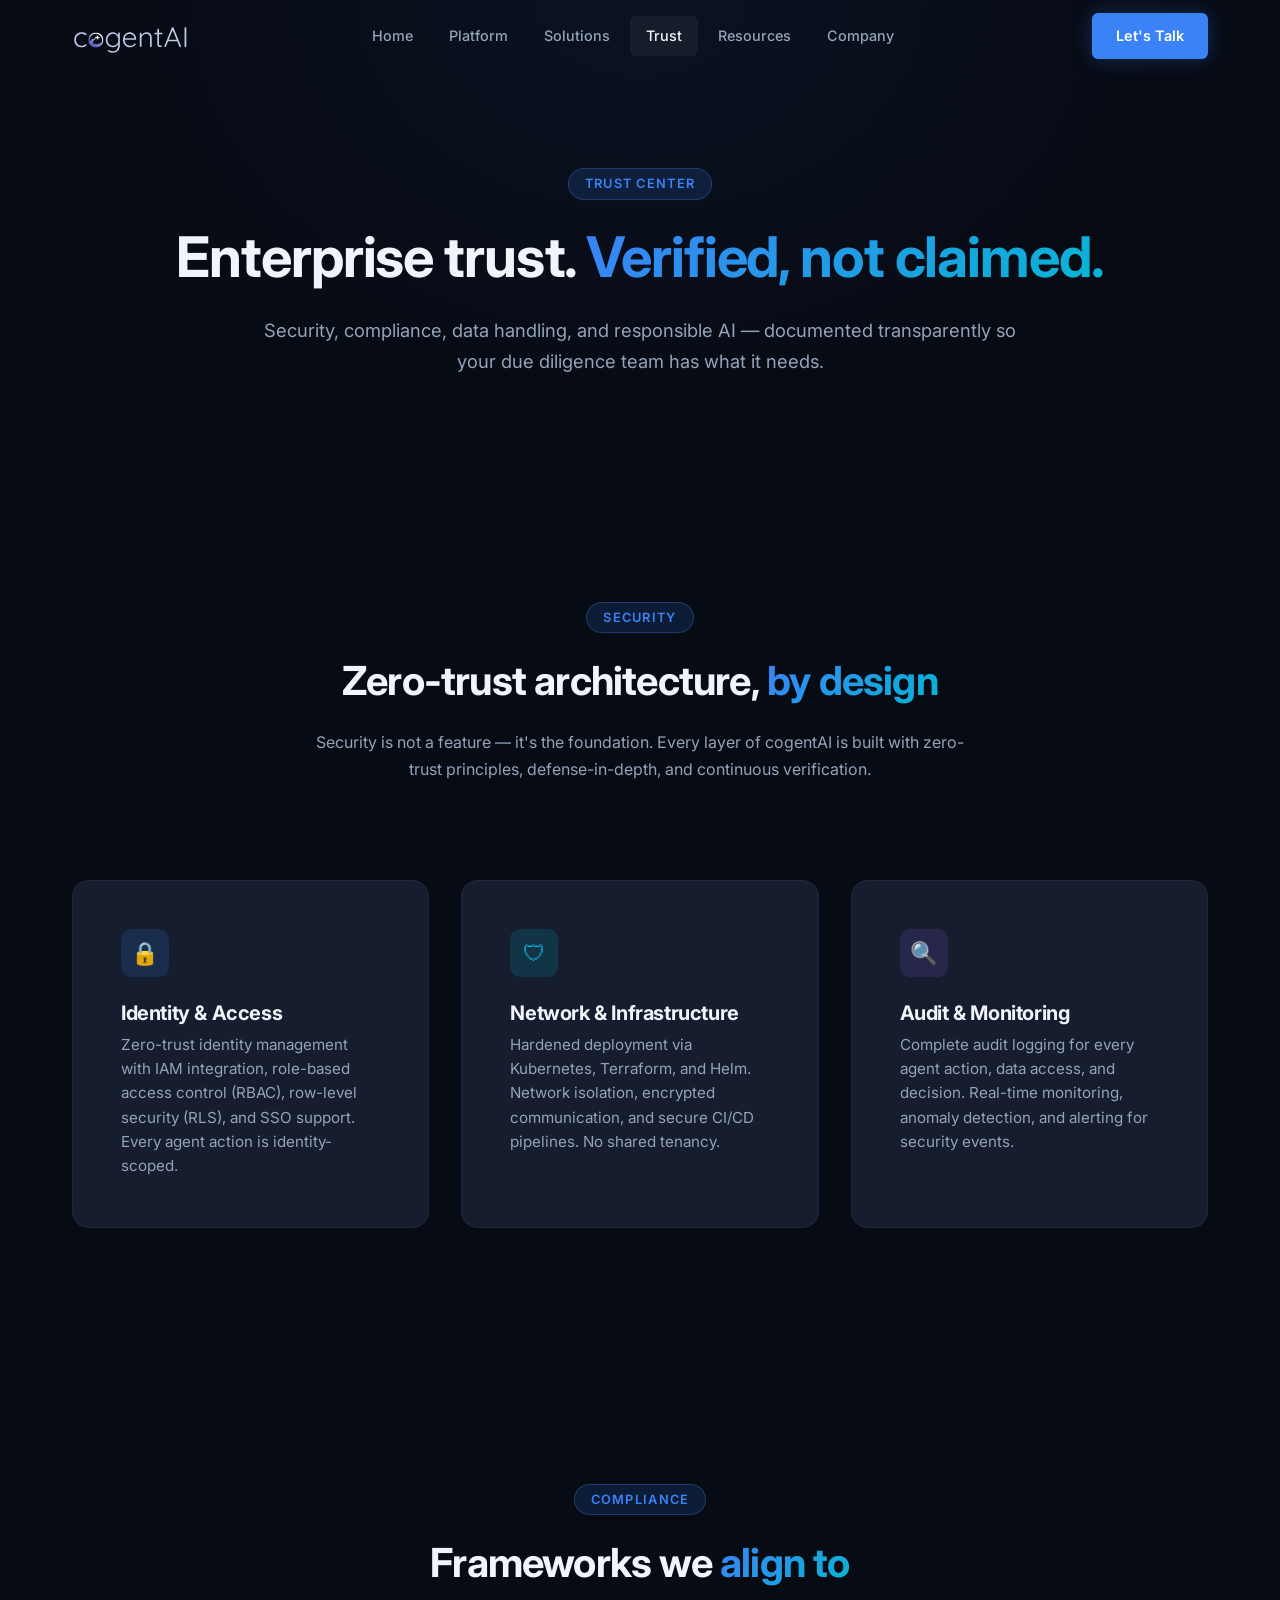
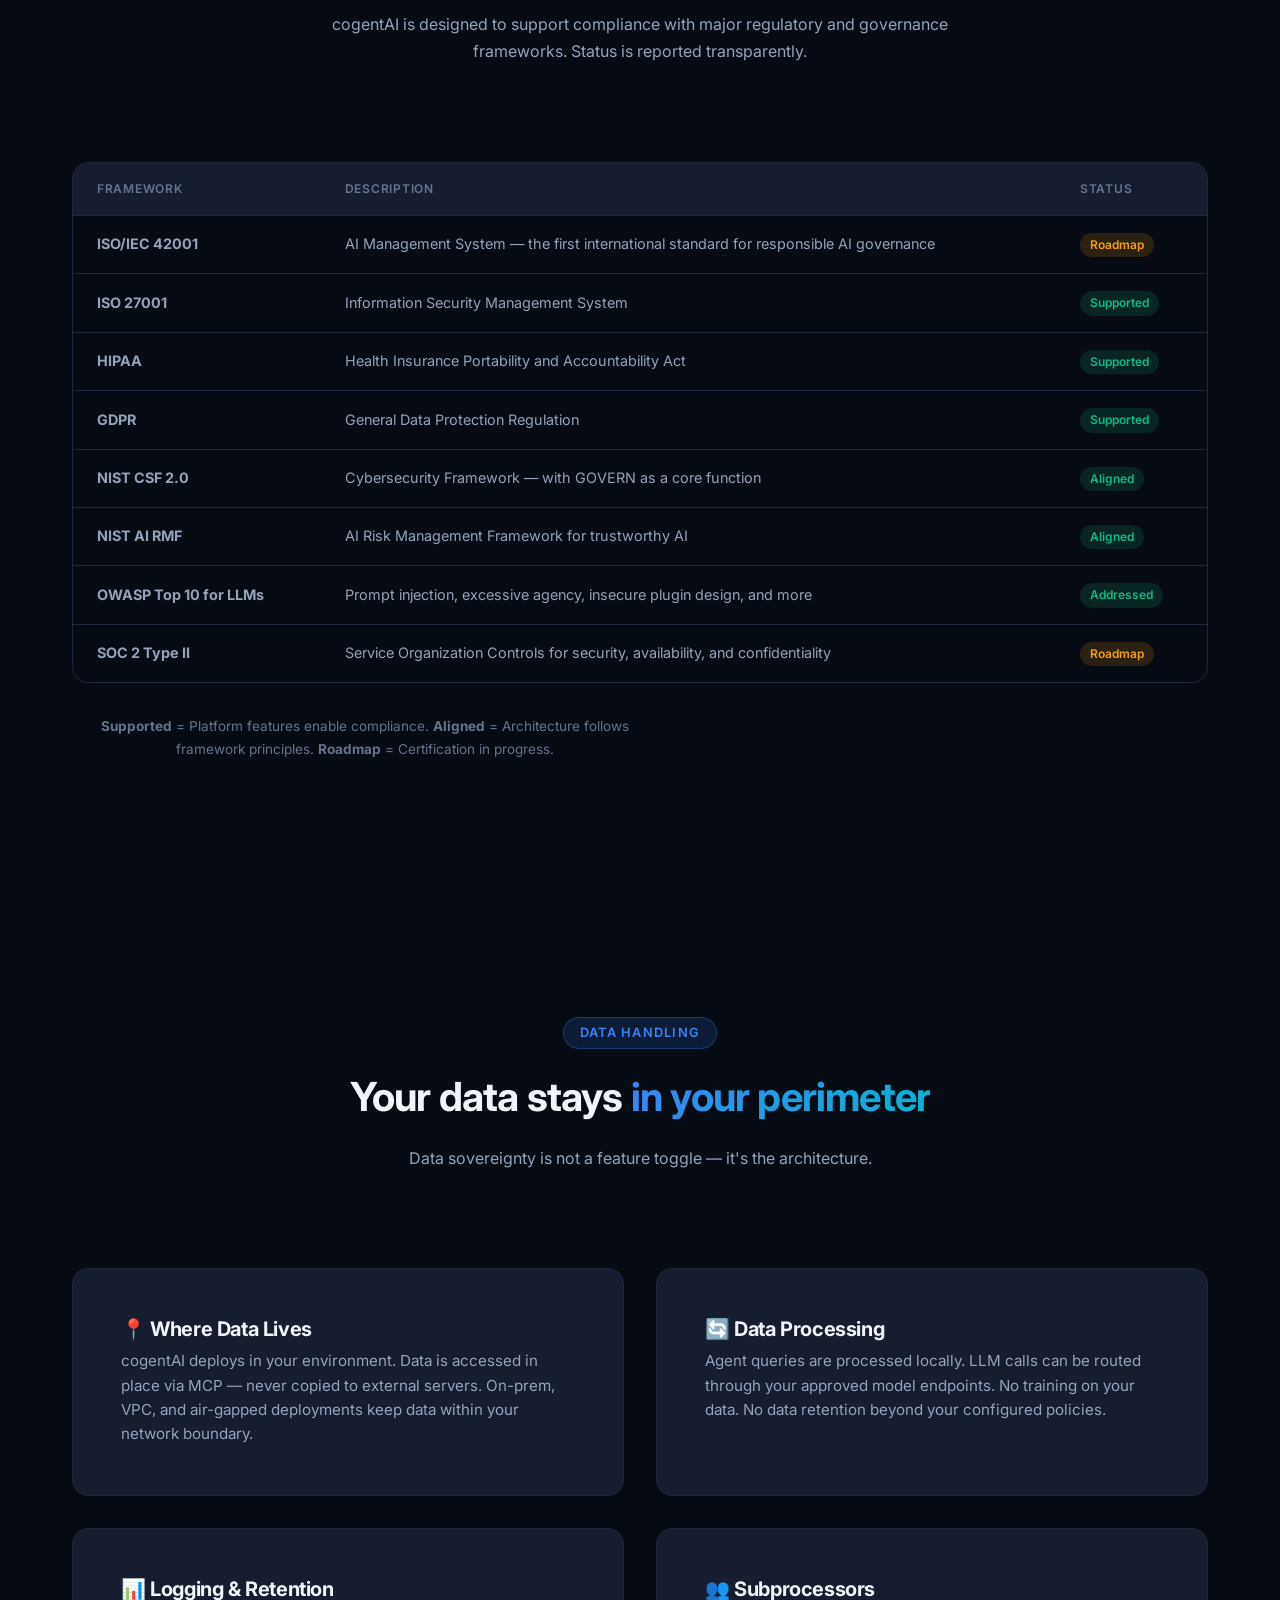
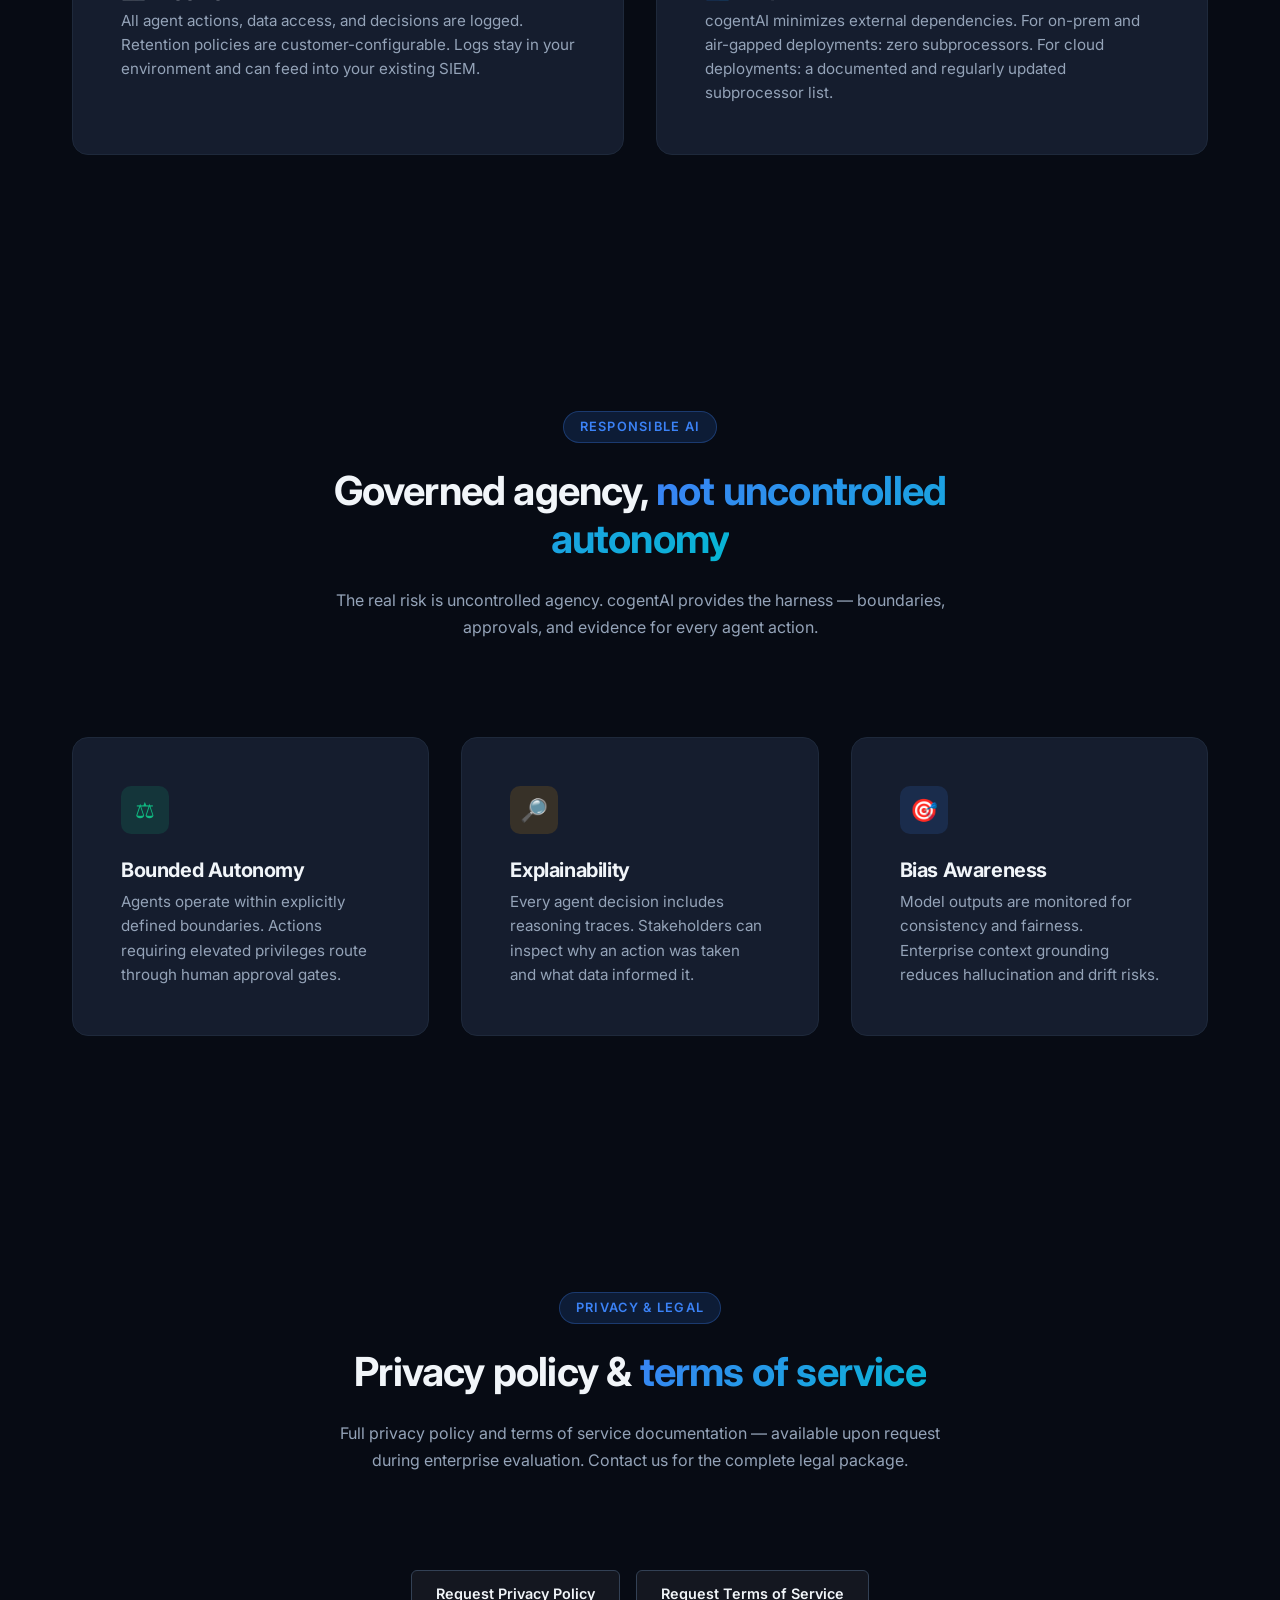
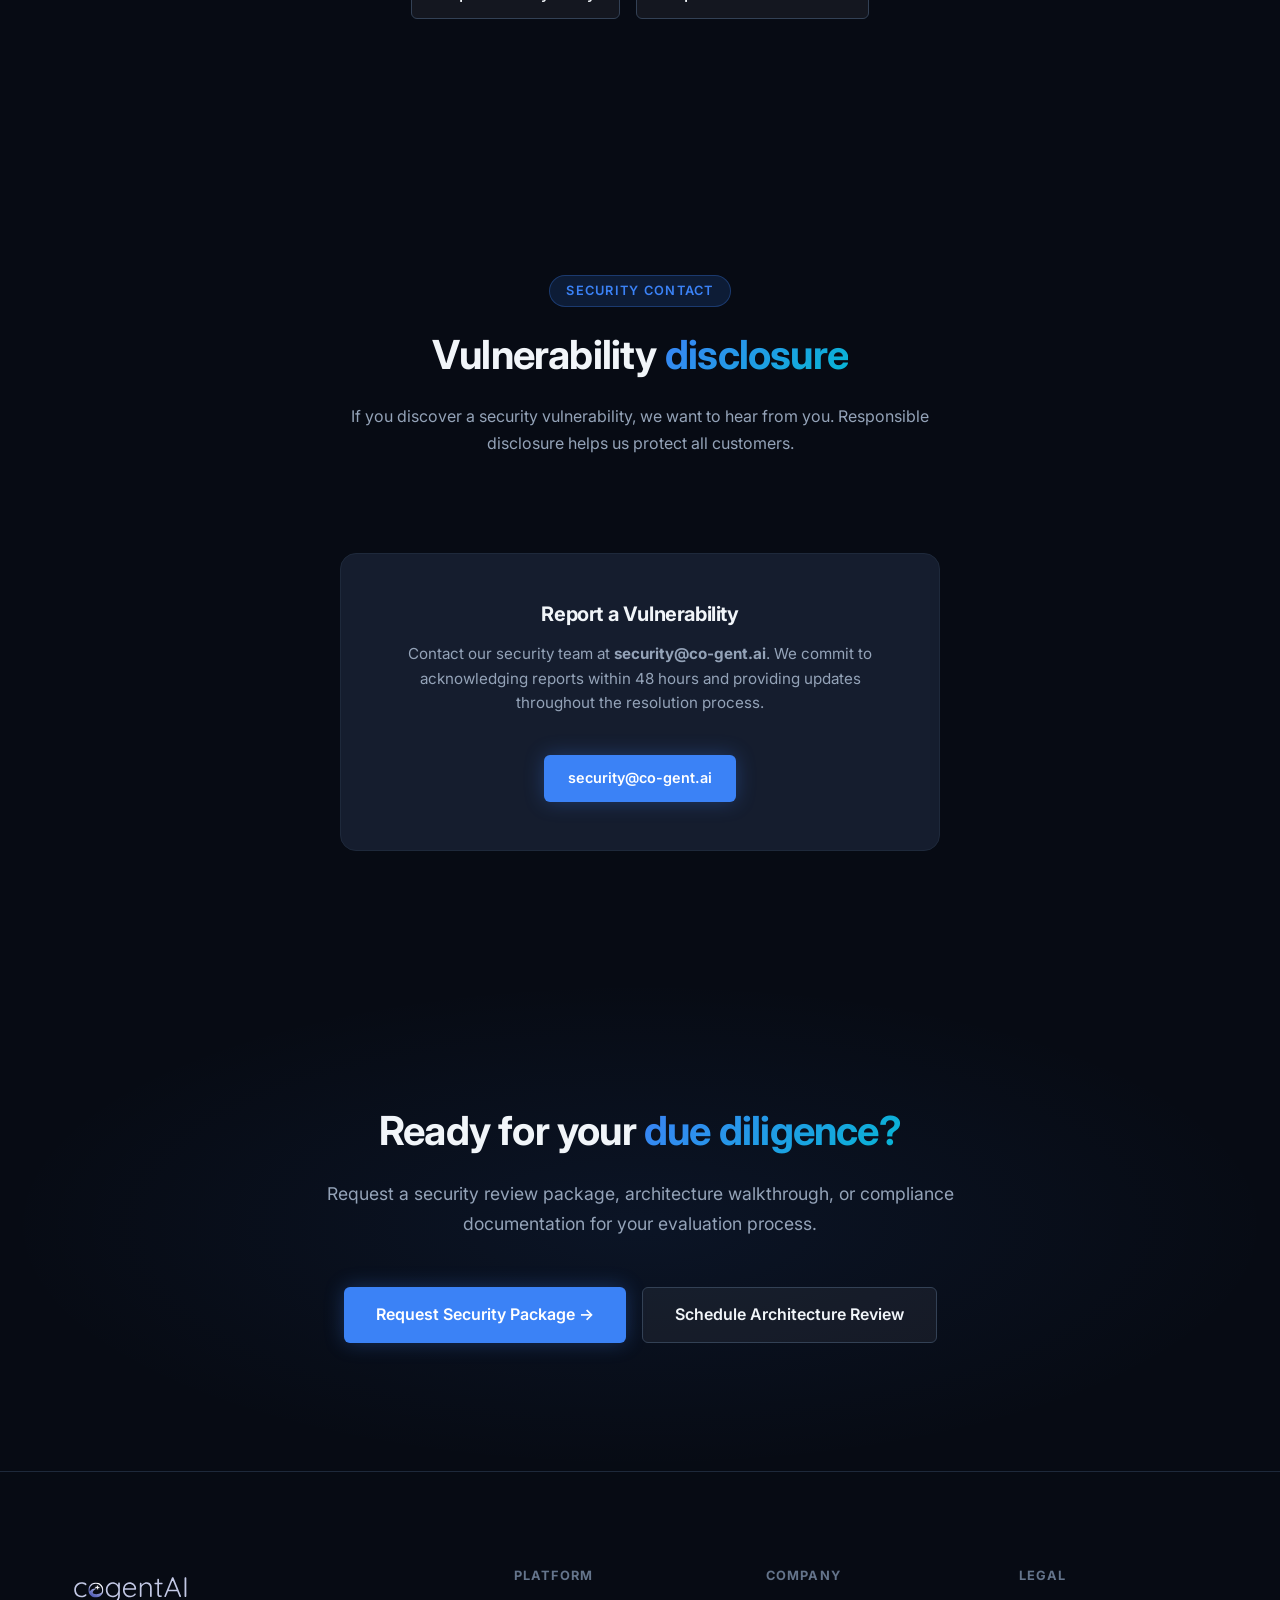
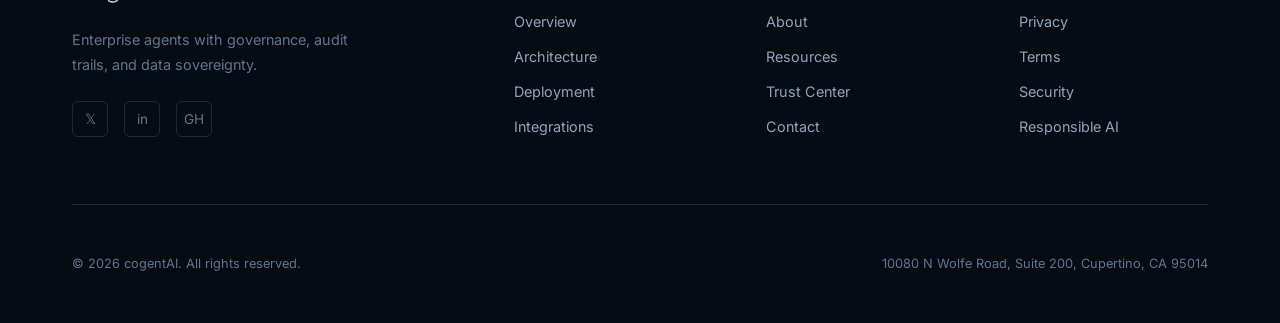
<file: trust.html>
<!DOCTYPE html>
<html lang="en">
<head>
  <meta charset="UTF-8">
  <meta name="viewport" content="width=device-width, initial-scale=1.0">
  <title>Trust Center — cogentAI</title>
  <meta name="description" content="cogentAI Trust Center: security, compliance, data handling, responsible AI, and vulnerability disclosure.">
  <link rel="preconnect" href="https://fonts.googleapis.com">
  <link rel="preconnect" href="https://fonts.gstatic.com" crossorigin>
  <link href="https://fonts.googleapis.com/css2?family=Inter:wght@400;500;600;700;800&display=swap" rel="stylesheet">
  <link rel="stylesheet" href="css/style.css">
  <link rel="icon" href="data:image/svg+xml,<svg xmlns='http://www.w3.org/2000/svg' viewBox='0 0 32 32'><rect width='32' height='32' rx='6' fill='%233B82F6'/><text x='16' y='22' text-anchor='middle' fill='white' font-size='18' font-weight='bold' font-family='sans-serif'>C</text></svg>">
</head>
<body>

  <!-- HEADER -->
  <header class="site-header" id="site-header">
    <div class="header-inner">
      <a href="index.html" class="logo"><img src="assets/logos/cogentai-logo.svg" alt="cogentAI" class="logo-img"></a>
      <nav class="nav-links">
        <a href="index.html">Home</a><a href="platform.html">Platform</a><a href="solutions.html">Solutions</a><a href="trust.html" class="active">Trust</a><a href="resources.html">Resources</a><a href="company.html">Company</a>
      </nav>
      <div class="flex gap-md items-center">
        <a href="contact.html" class="btn btn-primary nav-cta desktop-only">Let's Talk</a>
        <button class="mobile-toggle" id="mobile-toggle" aria-label="Menu"><span></span><span></span><span></span></button>
      </div>
    </div>
  </header>
  <nav class="mobile-nav" id="mobile-nav">
    <a href="index.html">Home</a><a href="platform.html">Platform</a><a href="solutions.html">Solutions</a><a href="trust.html">Trust</a><a href="resources.html">Resources</a><a href="company.html">Company</a>
    <a href="contact.html" class="btn btn-primary mt-lg">Let's Talk</a>
  </nav>

  <!-- PAGE HEADER -->
  <div class="page-header">
    <div class="container">
      <div class="section-label">Trust Center</div>
      <h1>Enterprise trust. <span class="text-gradient">Verified, not claimed.</span></h1>
      <p>Security, compliance, data handling, and responsible AI — documented transparently so your due diligence team has what it needs.</p>
    </div>
  </div>

  <!-- SECURITY OVERVIEW -->
  <section id="security">
    <div class="container">
      <div class="section-header animate-in">
        <div class="section-label">Security</div>
        <h2>Zero-trust architecture, <span class="text-gradient">by design</span></h2>
        <p>Security is not a feature — it's the foundation. Every layer of cogentAI is built with zero-trust principles, defense-in-depth, and continuous verification.</p>
      </div>

      <div class="grid grid-3 stagger-children">
        <div class="card animate-in">
          <div class="card-icon card-icon--blue">&#x1F512;</div>
          <h4>Identity &amp; Access</h4>
          <p>Zero-trust identity management with IAM integration, role-based access control (RBAC), row-level security (RLS), and SSO support. Every agent action is identity-scoped.</p>
        </div>
        <div class="card animate-in">
          <div class="card-icon card-icon--cyan">&#x1F6E1;</div>
          <h4>Network &amp; Infrastructure</h4>
          <p>Hardened deployment via Kubernetes, Terraform, and Helm. Network isolation, encrypted communication, and secure CI/CD pipelines. No shared tenancy.</p>
        </div>
        <div class="card animate-in">
          <div class="card-icon card-icon--purple">&#x1F50D;</div>
          <h4>Audit &amp; Monitoring</h4>
          <p>Complete audit logging for every agent action, data access, and decision. Real-time monitoring, anomaly detection, and alerting for security events.</p>
        </div>
      </div>
    </div>
  </section>

  <!-- COMPLIANCE -->
  <section id="compliance">
    <div class="container">
      <div class="section-header animate-in">
        <div class="section-label">Compliance</div>
        <h2>Frameworks we <span class="text-gradient">align to</span></h2>
        <p>cogentAI is designed to support compliance with major regulatory and governance frameworks. Status is reported transparently.</p>
      </div>

      <div class="table-wrapper animate-in">
        <table>
          <thead>
            <tr>
              <th>Framework</th>
              <th>Description</th>
              <th>Status</th>
            </tr>
          </thead>
          <tbody>
            <tr>
              <td><strong>ISO/IEC 42001</strong></td>
              <td>AI Management System — the first international standard for responsible AI governance</td>
              <td><span class="status-badge status-badge--planned">Roadmap</span></td>
            </tr>
            <tr>
              <td><strong>ISO 27001</strong></td>
              <td>Information Security Management System</td>
              <td><span class="status-badge status-badge--active">Supported</span></td>
            </tr>
            <tr>
              <td><strong>HIPAA</strong></td>
              <td>Health Insurance Portability and Accountability Act</td>
              <td><span class="status-badge status-badge--active">Supported</span></td>
            </tr>
            <tr>
              <td><strong>GDPR</strong></td>
              <td>General Data Protection Regulation</td>
              <td><span class="status-badge status-badge--active">Supported</span></td>
            </tr>
            <tr>
              <td><strong>NIST CSF 2.0</strong></td>
              <td>Cybersecurity Framework — with GOVERN as a core function</td>
              <td><span class="status-badge status-badge--active">Aligned</span></td>
            </tr>
            <tr>
              <td><strong>NIST AI RMF</strong></td>
              <td>AI Risk Management Framework for trustworthy AI</td>
              <td><span class="status-badge status-badge--active">Aligned</span></td>
            </tr>
            <tr>
              <td><strong>OWASP Top 10 for LLMs</strong></td>
              <td>Prompt injection, excessive agency, insecure plugin design, and more</td>
              <td><span class="status-badge status-badge--active">Addressed</span></td>
            </tr>
            <tr>
              <td><strong>SOC 2 Type II</strong></td>
              <td>Service Organization Controls for security, availability, and confidentiality</td>
              <td><span class="status-badge status-badge--planned">Roadmap</span></td>
            </tr>
          </tbody>
        </table>
      </div>

      <p style="text-align: center; margin-top: var(--space-xl); font-size: 0.85rem; color: var(--color-text-muted);">
        <strong>Supported</strong> = Platform features enable compliance. <strong>Aligned</strong> = Architecture follows framework principles. <strong>Roadmap</strong> = Certification in progress.
      </p>
    </div>
  </section>

  <!-- DATA HANDLING -->
  <section id="data-handling">
    <div class="container">
      <div class="section-header animate-in">
        <div class="section-label">Data Handling</div>
        <h2>Your data stays <span class="text-gradient">in your perimeter</span></h2>
        <p>Data sovereignty is not a feature toggle — it's the architecture.</p>
      </div>

      <div class="grid grid-2 stagger-children">
        <div class="card animate-in">
          <h4>&#x1F4CD; Where Data Lives</h4>
          <p>cogentAI deploys in your environment. Data is accessed in place via MCP — never copied to external servers. On-prem, VPC, and air-gapped deployments keep data within your network boundary.</p>
        </div>
        <div class="card animate-in">
          <h4>&#x1F504; Data Processing</h4>
          <p>Agent queries are processed locally. LLM calls can be routed through your approved model endpoints. No training on your data. No data retention beyond your configured policies.</p>
        </div>
        <div class="card animate-in">
          <h4>&#x1F4CA; Logging &amp; Retention</h4>
          <p>All agent actions, data access, and decisions are logged. Retention policies are customer-configurable. Logs stay in your environment and can feed into your existing SIEM.</p>
        </div>
        <div class="card animate-in">
          <h4>&#x1F465; Subprocessors</h4>
          <p>cogentAI minimizes external dependencies. For on-prem and air-gapped deployments: zero subprocessors. For cloud deployments: a documented and regularly updated subprocessor list.</p>
        </div>
      </div>
    </div>
  </section>

  <!-- RESPONSIBLE AI -->
  <section id="responsible-ai">
    <div class="container">
      <div class="section-header animate-in">
        <div class="section-label">Responsible AI</div>
        <h2>Governed agency, <span class="text-gradient">not uncontrolled autonomy</span></h2>
        <p>The real risk is uncontrolled agency. cogentAI provides the harness — boundaries, approvals, and evidence for every agent action.</p>
      </div>

      <div class="grid grid-3 stagger-children">
        <div class="card animate-in">
          <div class="card-icon card-icon--green">&#x2696;</div>
          <h4>Bounded Autonomy</h4>
          <p>Agents operate within explicitly defined boundaries. Actions requiring elevated privileges route through human approval gates.</p>
        </div>
        <div class="card animate-in">
          <div class="card-icon card-icon--amber">&#x1F50E;</div>
          <h4>Explainability</h4>
          <p>Every agent decision includes reasoning traces. Stakeholders can inspect why an action was taken and what data informed it.</p>
        </div>
        <div class="card animate-in">
          <div class="card-icon card-icon--blue">&#x1F3AF;</div>
          <h4>Bias Awareness</h4>
          <p>Model outputs are monitored for consistency and fairness. Enterprise context grounding reduces hallucination and drift risks.</p>
        </div>
      </div>
    </div>
  </section>

  <!-- PRIVACY & TERMS ANCHORS -->
  <section id="privacy">
    <div class="container">
      <div class="section-header animate-in">
        <div class="section-label">Privacy &amp; Legal</div>
        <h2>Privacy policy &amp; <span class="text-gradient">terms of service</span></h2>
        <p>Full privacy policy and terms of service documentation — available upon request during enterprise evaluation. Contact us for the complete legal package.</p>
      </div>
      <div class="flex justify-center gap-md" id="terms">
        <a href="contact.html" class="btn btn-secondary">Request Privacy Policy</a>
        <a href="contact.html" class="btn btn-secondary">Request Terms of Service</a>
      </div>
    </div>
  </section>

  <!-- VULNERABILITY DISCLOSURE -->
  <section id="vulnerability">
    <div class="container">
      <div class="section-header animate-in">
        <div class="section-label">Security Contact</div>
        <h2>Vulnerability <span class="text-gradient">disclosure</span></h2>
        <p>If you discover a security vulnerability, we want to hear from you. Responsible disclosure helps us protect all customers.</p>
      </div>
      <div class="card animate-in" style="max-width: 600px; margin: 0 auto; text-align: center;">
        <h4>Report a Vulnerability</h4>
        <p style="margin: var(--space-md) auto;">Contact our security team at <strong>security@co-gent.ai</strong>. We commit to acknowledging reports within 48 hours and providing updates throughout the resolution process.</p>
        <a href="mailto:security@co-gent.ai" class="btn btn-primary mt-lg">security@co-gent.ai</a>
      </div>
    </div>
  </section>

  <!-- CTA -->
  <section class="cta-section">
    <div class="container">
      <div class="cta-content">
        <h2>Ready for your <span class="text-gradient">due diligence?</span></h2>
        <p>Request a security review package, architecture walkthrough, or compliance documentation for your evaluation process.</p>
        <div class="cta-actions">
          <a href="contact.html" class="btn btn-primary btn-lg">Request Security Package →</a>
          <a href="contact.html" class="btn btn-secondary btn-lg">Schedule Architecture Review</a>
        </div>
      </div>
    </div>
  </section>

  <!-- FOOTER -->
  <footer class="site-footer">
    <div class="container">
      <div class="footer-grid">
        <div class="footer-brand">
          <a href="index.html" class="logo"><img src="assets/logos/cogentai-logo.svg" alt="cogentAI" class="logo-img"></a>
          <p>Enterprise agents with governance, audit trails, and data sovereignty.</p>
          <div class="footer-social"><a href="https://x.com/Co_gentAI">&#x1D54F;</a><a href="https://www.linkedin.com/company/co-gentai">in</a><a href="https://github.com/Co-gentAI">GH</a></div>
        </div>
        <div class="footer-column"><h5>Platform</h5><ul><li><a href="platform.html">Overview</a></li><li><a href="platform.html#architecture">Architecture</a></li><li><a href="platform.html#deployment">Deployment</a></li><li><a href="platform.html#integrations">Integrations</a></li></ul></div>
        <div class="footer-column"><h5>Company</h5><ul><li><a href="company.html">About</a></li><li><a href="resources.html">Resources</a></li><li><a href="trust.html">Trust Center</a></li><li><a href="contact.html">Contact</a></li></ul></div>
        <div class="footer-column"><h5>Legal</h5><ul><li><a href="trust.html#privacy">Privacy</a></li><li><a href="trust.html#terms">Terms</a></li><li><a href="trust.html#security">Security</a></li><li><a href="trust.html#responsible-ai">Responsible AI</a></li></ul></div>
      </div>
      <div class="footer-bottom"><span>&copy; 2026 cogentAI. All rights reserved.</span><span>10080 N Wolfe Road, Suite 200, Cupertino, CA 95014</span></div>
    </div>
  </footer>
  <script src="js/main.js"></script>
</body>
</html>
</file>
<file: css/style.css>
/* ============================================
   cogentAI Design System
   Enterprise Agentic AI Platform
   ============================================ */

/* --- CSS Custom Properties --- */
:root {
  /* Colors - Dark Enterprise Palette */
  --color-bg-deep: #070B14;
  --color-bg-primary: #0B1221;
  --color-bg-secondary: #111827;
  --color-bg-card: #151D2E;
  --color-bg-card-hover: #1A2540;
  --color-bg-surface: #1E293B;
  --color-border: #1E293B;
  --color-border-light: #334155;

  /* Accent Colors */
  --color-accent: #3B82F6;
  --color-accent-hover: #2563EB;
  --color-accent-glow: rgba(59, 130, 246, 0.15);
  --color-accent-secondary: #06B6D4;
  --color-accent-tertiary: #8B5CF6;
  --color-success: #10B981;
  --color-warning: #F59E0B;

  /* Text Colors */
  --color-text-primary: #F1F5F9;
  --color-text-secondary: #94A3B8;
  --color-text-muted: #64748B;
  --color-text-accent: #60A5FA;

  /* Light Section */
  --color-light-bg: #F8FAFC;
  --color-light-card: #FFFFFF;
  --color-light-text: #0F172A;
  --color-light-text-secondary: #475569;
  --color-light-border: #E2E8F0;

  /* Typography */
  --font-sans: 'Inter', -apple-system, BlinkMacSystemFont, 'Segoe UI', Roboto, sans-serif;
  --font-mono: 'JetBrains Mono', 'Fira Code', 'Consolas', monospace;

  /* Spacing */
  --space-xs: 0.25rem;
  --space-sm: 0.5rem;
  --space-md: 1rem;
  --space-lg: 1.5rem;
  --space-xl: 2rem;
  --space-2xl: 3rem;
  --space-3xl: 4rem;
  --space-4xl: 6rem;
  --space-5xl: 8rem;

  /* Layout */
  --max-width: 1200px;
  --max-width-narrow: 800px;
  --header-height: 72px;

  /* Radius */
  --radius-sm: 6px;
  --radius-md: 10px;
  --radius-lg: 16px;
  --radius-xl: 24px;

  /* Transitions */
  --transition-fast: 150ms ease;
  --transition-base: 250ms ease;
  --transition-slow: 400ms ease;

  /* Shadows */
  --shadow-sm: 0 1px 2px rgba(0,0,0,0.3);
  --shadow-md: 0 4px 12px rgba(0,0,0,0.3);
  --shadow-lg: 0 8px 32px rgba(0,0,0,0.4);
  --shadow-glow: 0 0 40px rgba(59, 130, 246, 0.1);
}

/* --- Reset & Base --- */
*, *::before, *::after {
  margin: 0;
  padding: 0;
  box-sizing: border-box;
}

html {
  scroll-behavior: smooth;
  scroll-padding-top: var(--header-height);
  -webkit-font-smoothing: antialiased;
  -moz-osx-font-smoothing: grayscale;
}

body {
  font-family: var(--font-sans);
  background: var(--color-bg-deep);
  color: var(--color-text-primary);
  line-height: 1.7;
  font-size: 16px;
  overflow-x: hidden;
}

a {
  color: var(--color-text-accent);
  text-decoration: none;
  transition: color var(--transition-fast);
}

a:hover {
  color: var(--color-accent);
}

img {
  max-width: 100%;
  display: block;
}

ul, ol {
  list-style: none;
}

button {
  cursor: pointer;
  font-family: inherit;
  border: none;
  background: none;
}

/* --- Typography --- */
h1, h2, h3, h4, h5, h6 {
  font-weight: 700;
  line-height: 1.2;
  letter-spacing: -0.02em;
  color: var(--color-text-primary);
}

h1 { font-size: clamp(2.25rem, 5vw, 3.5rem); }
h2 { font-size: clamp(1.75rem, 3.5vw, 2.5rem); }
h3 { font-size: clamp(1.25rem, 2.5vw, 1.75rem); }
h4 { font-size: 1.25rem; }
h5 { font-size: 1.1rem; }

p {
  color: var(--color-text-secondary);
  max-width: 65ch;
}

.text-gradient {
  background: linear-gradient(135deg, var(--color-accent) 0%, var(--color-accent-secondary) 100%);
  -webkit-background-clip: text;
  -webkit-text-fill-color: transparent;
  background-clip: text;
}

.text-gradient-alt {
  background: linear-gradient(135deg, var(--color-accent) 0%, var(--color-accent-tertiary) 100%);
  -webkit-background-clip: text;
  -webkit-text-fill-color: transparent;
  background-clip: text;
}

.text-center { text-align: center; }
.text-sm { font-size: 0.875rem; }
.text-lg { font-size: 1.125rem; }
.text-xl { font-size: 1.25rem; }
.text-muted { color: var(--color-text-muted); }
.text-accent { color: var(--color-text-accent); }

/* --- Layout --- */
.container {
  width: 100%;
  max-width: var(--max-width);
  margin: 0 auto;
  padding: 0 var(--space-xl);
}

.container--narrow {
  max-width: var(--max-width-narrow);
}

section {
  padding: var(--space-5xl) 0;
  position: relative;
}

.section-header {
  text-align: center;
  margin-bottom: var(--space-4xl);
  max-width: 700px;
  margin-left: auto;
  margin-right: auto;
}

.section-header p {
  margin: var(--space-lg) auto 0;
}

.section-label {
  display: inline-flex;
  align-items: center;
  gap: var(--space-sm);
  font-size: 0.8rem;
  font-weight: 600;
  text-transform: uppercase;
  letter-spacing: 0.1em;
  color: var(--color-accent);
  margin-bottom: var(--space-lg);
  padding: var(--space-xs) var(--space-md);
  border: 1px solid rgba(59, 130, 246, 0.3);
  border-radius: 100px;
  background: var(--color-accent-glow);
}

/* --- Grid System --- */
.grid {
  display: grid;
  gap: var(--space-xl);
}

.grid-2 { grid-template-columns: repeat(2, 1fr); }
.grid-3 { grid-template-columns: repeat(3, 1fr); }
.grid-4 { grid-template-columns: repeat(4, 1fr); }

@media (max-width: 1024px) {
  .grid-4 { grid-template-columns: repeat(2, 1fr); }
  .grid-3 { grid-template-columns: repeat(2, 1fr); }
}

@media (max-width: 768px) {
  .grid-2, .grid-3, .grid-4 { grid-template-columns: 1fr; }
}

/* --- Header / Navigation --- */
.site-header {
  position: fixed;
  top: 0;
  left: 0;
  right: 0;
  z-index: 1000;
  height: var(--header-height);
  transition: background var(--transition-base), box-shadow var(--transition-base);
}

.site-header.scrolled {
  background: rgba(11, 18, 33, 0.92);
  backdrop-filter: blur(20px);
  -webkit-backdrop-filter: blur(20px);
  box-shadow: 0 1px 0 rgba(255,255,255,0.05);
}

.header-inner {
  display: flex;
  align-items: center;
  justify-content: space-between;
  height: 100%;
  max-width: var(--max-width);
  margin: 0 auto;
  padding: 0 var(--space-xl);
}

.logo {
  display: flex;
  align-items: center;
}

.logo-img {
  height: 36px;
  width: auto;
}

.nav-links {
  display: flex;
  align-items: center;
  gap: var(--space-xs);
}

.nav-links a {
  color: var(--color-text-secondary);
  font-size: 0.9rem;
  font-weight: 500;
  padding: var(--space-sm) var(--space-md);
  border-radius: var(--radius-sm);
  transition: all var(--transition-fast);
}

.nav-links a:hover,
.nav-links a.active {
  color: var(--color-text-primary);
  background: rgba(255,255,255,0.05);
}

.nav-cta {
  margin-left: var(--space-md);
}

/* Mobile Nav */
.mobile-toggle {
  display: none;
  flex-direction: column;
  gap: 5px;
  padding: var(--space-sm);
}

.mobile-toggle span {
  display: block;
  width: 22px;
  height: 2px;
  background: var(--color-text-primary);
  border-radius: 2px;
  transition: all var(--transition-fast);
}

.mobile-nav {
  display: none;
  position: fixed;
  top: var(--header-height);
  left: 0;
  right: 0;
  bottom: 0;
  background: rgba(11, 18, 33, 0.98);
  backdrop-filter: blur(20px);
  padding: var(--space-xl);
  z-index: 999;
}

.mobile-nav.open {
  display: flex;
  flex-direction: column;
  gap: var(--space-sm);
}

.mobile-nav a {
  display: block;
  padding: var(--space-md);
  font-size: 1.1rem;
  color: var(--color-text-secondary);
  border-radius: var(--radius-sm);
}

.mobile-nav a:hover {
  color: var(--color-text-primary);
  background: rgba(255,255,255,0.05);
}

@media (max-width: 900px) {
  .nav-links { display: none; }
  .nav-cta.desktop-only { display: none; }
  .mobile-toggle { display: flex; }
}

/* --- Buttons --- */
.btn {
  display: inline-flex;
  align-items: center;
  gap: var(--space-sm);
  padding: 0.7rem 1.5rem;
  font-size: 0.9rem;
  font-weight: 600;
  border-radius: var(--radius-sm);
  transition: all var(--transition-base);
  white-space: nowrap;
}

.btn-primary {
  background: var(--color-accent);
  color: #fff;
  box-shadow: 0 0 20px rgba(59, 130, 246, 0.3);
}

.btn-primary:hover {
  background: var(--color-accent-hover);
  color: #fff;
  box-shadow: 0 0 30px rgba(59, 130, 246, 0.4);
  transform: translateY(-1px);
}

.btn-secondary {
  background: rgba(255,255,255,0.05);
  color: var(--color-text-primary);
  border: 1px solid var(--color-border-light);
}

.btn-secondary:hover {
  background: rgba(255,255,255,0.1);
  color: var(--color-text-primary);
  border-color: var(--color-text-muted);
}

.btn-ghost {
  color: var(--color-text-secondary);
  padding: 0.5rem 1rem;
}

.btn-ghost:hover {
  color: var(--color-text-primary);
}

.btn-lg {
  padding: 0.85rem 2rem;
  font-size: 1rem;
}

.btn-icon {
  font-size: 1.1em;
}

/* --- Cards --- */
.card {
  background: var(--color-bg-card);
  border: 1px solid var(--color-border);
  border-radius: var(--radius-lg);
  padding: var(--space-2xl);
  transition: all var(--transition-base);
  position: relative;
  overflow: hidden;
}

.card:hover {
  border-color: var(--color-border-light);
  background: var(--color-bg-card-hover);
  transform: translateY(-2px);
  box-shadow: var(--shadow-lg);
}

.card-icon {
  width: 48px;
  height: 48px;
  border-radius: var(--radius-md);
  display: flex;
  align-items: center;
  justify-content: center;
  margin-bottom: var(--space-lg);
  font-size: 1.4rem;
}

.card-icon--blue {
  background: rgba(59, 130, 246, 0.15);
  color: var(--color-accent);
}

.card-icon--cyan {
  background: rgba(6, 182, 212, 0.15);
  color: var(--color-accent-secondary);
}

.card-icon--purple {
  background: rgba(139, 92, 246, 0.15);
  color: var(--color-accent-tertiary);
}

.card-icon--green {
  background: rgba(16, 185, 129, 0.15);
  color: var(--color-success);
}

.card-icon--amber {
  background: rgba(245, 158, 11, 0.15);
  color: var(--color-warning);
}

.card h3, .card h4 {
  margin-bottom: var(--space-sm);
}

.card p {
  font-size: 0.95rem;
  line-height: 1.6;
}

.card--featured {
  border-color: rgba(59, 130, 246, 0.3);
  box-shadow: var(--shadow-glow);
}

.card--featured::before {
  content: '';
  position: absolute;
  top: 0;
  left: 0;
  right: 0;
  height: 2px;
  background: linear-gradient(90deg, var(--color-accent), var(--color-accent-secondary));
}

/* --- Hero Section --- */
.hero {
  min-height: 100vh;
  display: flex;
  align-items: center;
  padding-top: calc(var(--header-height) + var(--space-3xl));
  padding-bottom: var(--space-4xl);
  position: relative;
  overflow: hidden;
}

.hero::before {
  content: '';
  position: absolute;
  top: -50%;
  right: -20%;
  width: 80%;
  height: 100%;
  background: radial-gradient(ellipse, rgba(59, 130, 246, 0.06) 0%, transparent 70%);
  pointer-events: none;
}

.hero::after {
  content: '';
  position: absolute;
  bottom: -30%;
  left: -10%;
  width: 50%;
  height: 60%;
  background: radial-gradient(ellipse, rgba(6, 182, 212, 0.04) 0%, transparent 70%);
  pointer-events: none;
}

.hero-content {
  position: relative;
  z-index: 1;
  max-width: 720px;
}

.hero-label {
  display: inline-flex;
  align-items: center;
  gap: var(--space-sm);
  font-size: 0.8rem;
  font-weight: 500;
  color: var(--color-accent);
  margin-bottom: var(--space-xl);
  padding: var(--space-xs) var(--space-md);
  border: 1px solid rgba(59, 130, 246, 0.2);
  border-radius: 100px;
  background: rgba(59, 130, 246, 0.08);
}

.hero h1 {
  margin-bottom: var(--space-xl);
}

.hero p {
  font-size: 1.2rem;
  line-height: 1.7;
  margin-bottom: var(--space-2xl);
  max-width: 600px;
}

.hero-actions {
  display: flex;
  gap: var(--space-md);
  flex-wrap: wrap;
}

.hero-proof {
  margin-top: var(--space-3xl);
  display: flex;
  gap: var(--space-3xl);
  flex-wrap: wrap;
}

.hero-proof-item {
  display: flex;
  flex-direction: column;
  gap: var(--space-xs);
}

.hero-proof-item strong {
  font-size: 1.5rem;
  font-weight: 800;
  color: var(--color-text-primary);
}

.hero-proof-item span {
  font-size: 0.8rem;
  color: var(--color-text-muted);
  text-transform: uppercase;
  letter-spacing: 0.05em;
}

/* Hero visual element */
.hero-visual {
  position: absolute;
  right: -5%;
  top: 50%;
  transform: translateY(-50%);
  width: 520px;
  opacity: 0.6;
  pointer-events: none;
}

@media (max-width: 1200px) {
  .hero-visual { display: none; }
}

/* --- Architecture Diagram --- */
.arch-diagram {
  display: flex;
  flex-direction: column;
  gap: var(--space-md);
  max-width: 900px;
  margin: 0 auto;
}

.arch-layer {
  display: flex;
  align-items: center;
  gap: var(--space-xl);
  padding: var(--space-2xl);
  border-radius: var(--radius-lg);
  border: 1px solid var(--color-border);
  background: var(--color-bg-card);
  transition: all var(--transition-base);
}

.arch-layer:hover {
  border-color: var(--color-border-light);
  background: var(--color-bg-card-hover);
}

.arch-layer-number {
  width: 48px;
  height: 48px;
  border-radius: 50%;
  display: flex;
  align-items: center;
  justify-content: center;
  font-weight: 800;
  font-size: 1.1rem;
  flex-shrink: 0;
}

.arch-layer-content h4 {
  margin-bottom: var(--space-xs);
}

.arch-layer-content p {
  font-size: 0.9rem;
}

.arch-connector {
  width: 2px;
  height: 24px;
  margin: 0 auto;
  background: linear-gradient(to bottom, var(--color-border-light), transparent);
}

/* --- Feature Grid --- */
.feature-grid {
  display: grid;
  grid-template-columns: repeat(4, 1fr);
  gap: var(--space-lg);
}

@media (max-width: 1024px) {
  .feature-grid { grid-template-columns: repeat(2, 1fr); }
}

@media (max-width: 600px) {
  .feature-grid { grid-template-columns: 1fr; }
}

.feature-item {
  padding: var(--space-xl);
  border-radius: var(--radius-md);
  border: 1px solid var(--color-border);
  background: var(--color-bg-card);
  transition: all var(--transition-base);
}

.feature-item:hover {
  border-color: var(--color-border-light);
  transform: translateY(-2px);
}

.feature-item .icon {
  font-size: 1.5rem;
  margin-bottom: var(--space-md);
}

.feature-item h5 {
  margin-bottom: var(--space-xs);
  font-size: 0.95rem;
}

.feature-item p {
  font-size: 0.85rem;
  color: var(--color-text-muted);
}

/* --- Persona Cards --- */
.persona-grid {
  display: grid;
  grid-template-columns: repeat(2, 1fr);
  gap: var(--space-xl);
}

@media (max-width: 768px) {
  .persona-grid { grid-template-columns: 1fr; }
}

.persona-card {
  padding: var(--space-3xl);
  border-radius: var(--radius-lg);
  border: 1px solid var(--color-border);
  background: var(--color-bg-card);
  transition: all var(--transition-base);
}

.persona-card:hover {
  border-color: var(--color-border-light);
  transform: translateY(-3px);
  box-shadow: var(--shadow-lg);
}

.persona-card h3 {
  margin-bottom: var(--space-md);
}

.persona-card p {
  margin-bottom: var(--space-lg);
}

.persona-card ul {
  display: flex;
  flex-direction: column;
  gap: var(--space-sm);
  margin-bottom: var(--space-xl);
}

.persona-card li {
  display: flex;
  align-items: flex-start;
  gap: var(--space-sm);
  font-size: 0.9rem;
  color: var(--color-text-secondary);
}

.persona-card li::before {
  content: '→';
  color: var(--color-accent);
  font-weight: 600;
  flex-shrink: 0;
}

/* --- Integration Logos --- */
.integration-grid {
  display: flex;
  justify-content: center;
  flex-wrap: wrap;
  gap: var(--space-lg);
}

.integration-item {
  display: flex;
  align-items: center;
  justify-content: center;
  width: 160px;
  height: 72px;
  padding: var(--space-md);
  border-radius: var(--radius-md);
  border: 1px solid var(--color-border);
  background: var(--color-bg-card);
  font-size: 0.85rem;
  font-weight: 600;
  color: var(--color-text-muted);
  transition: all var(--transition-base);
}

.integration-item img {
  width: 100%;
  height: auto;
  object-fit: contain;
}

.integration-item:hover {
  border-color: var(--color-border-light);
  color: var(--color-text-secondary);
  background: var(--color-bg-card-hover);
}

/* --- Autonomy Dial Section --- */
.autonomy-track {
  display: flex;
  align-items: stretch;
  gap: 0;
  max-width: 900px;
  margin: 0 auto;
  border-radius: var(--radius-lg);
  overflow: hidden;
  border: 1px solid var(--color-border);
}

.autonomy-step {
  flex: 1;
  padding: var(--space-2xl) var(--space-xl);
  background: var(--color-bg-card);
  border-right: 1px solid var(--color-border);
  transition: all var(--transition-base);
  text-align: center;
}

.autonomy-step:last-child {
  border-right: none;
}

.autonomy-step:hover {
  background: var(--color-bg-card-hover);
}

.autonomy-step .step-num {
  display: inline-flex;
  align-items: center;
  justify-content: center;
  width: 32px;
  height: 32px;
  border-radius: 50%;
  font-size: 0.8rem;
  font-weight: 700;
  margin-bottom: var(--space-md);
}

.autonomy-step h5 {
  margin-bottom: var(--space-sm);
  font-size: 0.9rem;
}

.autonomy-step p {
  font-size: 0.8rem;
  color: var(--color-text-muted);
  margin: 0 auto;
}

@media (max-width: 768px) {
  .autonomy-track {
    flex-direction: column;
  }
  .autonomy-step {
    border-right: none;
    border-bottom: 1px solid var(--color-border);
  }
  .autonomy-step:last-child { border-bottom: none; }
}

/* --- Contract Pillars --- */
.contract-grid {
  display: grid;
  grid-template-columns: repeat(2, 1fr);
  gap: var(--space-lg);
}

@media (max-width: 768px) {
  .contract-grid { grid-template-columns: 1fr; }
}

.contract-card {
  padding: var(--space-2xl);
  border-radius: var(--radius-lg);
  border: 1px solid var(--color-border);
  background: var(--color-bg-card);
  position: relative;
  overflow: hidden;
  transition: all var(--transition-base);
}

.contract-card:hover {
  border-color: var(--color-border-light);
  transform: translateY(-2px);
}

.contract-card::before {
  content: '';
  position: absolute;
  top: 0;
  left: 0;
  width: 3px;
  height: 100%;
}

.contract-card--governance::before { background: var(--color-accent); }
.contract-card--tool::before { background: var(--color-accent-secondary); }
.contract-card--data::before { background: var(--color-accent-tertiary); }
.contract-card--observability::before { background: var(--color-success); }

.contract-card h4 {
  margin-bottom: var(--space-sm);
}

.contract-card ul {
  margin-top: var(--space-md);
  display: flex;
  flex-direction: column;
  gap: var(--space-xs);
}

.contract-card li {
  font-size: 0.85rem;
  color: var(--color-text-muted);
  display: flex;
  align-items: center;
  gap: var(--space-sm);
}

.contract-card li::before {
  content: '';
  width: 4px;
  height: 4px;
  border-radius: 50%;
  background: var(--color-text-muted);
  flex-shrink: 0;
}

/* --- Blog / Resource Cards --- */
.blog-card {
  display: flex;
  flex-direction: column;
  border-radius: var(--radius-lg);
  border: 1px solid var(--color-border);
  background: var(--color-bg-card);
  overflow: hidden;
  transition: all var(--transition-base);
}

.blog-card:hover {
  border-color: var(--color-border-light);
  transform: translateY(-3px);
  box-shadow: var(--shadow-lg);
}

.blog-card-image {
  width: 100%;
  height: 200px;
  object-fit: cover;
}

.blog-card-body {
  padding: var(--space-xl);
  flex: 1;
  display: flex;
  flex-direction: column;
}

.blog-card-meta {
  display: flex;
  align-items: center;
  gap: var(--space-md);
  margin-bottom: var(--space-md);
}

.blog-card-tag {
  font-size: 0.75rem;
  font-weight: 600;
  text-transform: uppercase;
  letter-spacing: 0.05em;
  color: var(--color-accent);
  padding: 2px 8px;
  background: var(--color-accent-glow);
  border-radius: 4px;
}

.blog-card-date {
  font-size: 0.8rem;
  color: var(--color-text-muted);
}

.blog-card h4 {
  margin-bottom: var(--space-sm);
  font-size: 1.1rem;
}

.blog-card p {
  font-size: 0.9rem;
  color: var(--color-text-muted);
  flex: 1;
}

.blog-card-link {
  margin-top: var(--space-lg);
  font-size: 0.85rem;
  font-weight: 600;
  color: var(--color-text-accent);
  display: inline-flex;
  align-items: center;
  gap: var(--space-xs);
}

.blog-card-link:hover {
  gap: var(--space-sm);
}

/* --- Gradient Placeholder Images --- */
.gradient-img {
  width: 100%;
  height: 200px;
  border-radius: var(--radius-md);
}

.gradient-img--blue {
  background: linear-gradient(135deg, rgba(59,130,246,0.2) 0%, rgba(6,182,212,0.1) 100%);
}

.gradient-img--purple {
  background: linear-gradient(135deg, rgba(139,92,246,0.2) 0%, rgba(59,130,246,0.1) 100%);
}

.gradient-img--cyan {
  background: linear-gradient(135deg, rgba(6,182,212,0.2) 0%, rgba(16,185,129,0.1) 100%);
}

.gradient-img--green {
  background: linear-gradient(135deg, rgba(16,185,129,0.2) 0%, rgba(6,182,212,0.1) 100%);
}

/* --- Trust / Compliance Badges --- */
.trust-badges {
  display: flex;
  justify-content: center;
  flex-wrap: wrap;
  gap: var(--space-lg);
  margin-top: var(--space-2xl);
}

.trust-badge {
  display: flex;
  align-items: center;
  gap: var(--space-sm);
  padding: var(--space-sm) var(--space-lg);
  border-radius: 100px;
  border: 1px solid var(--color-border);
  background: var(--color-bg-card);
  font-size: 0.8rem;
  font-weight: 600;
  color: var(--color-text-muted);
}

.trust-badge .badge-dot {
  width: 8px;
  height: 8px;
  border-radius: 50%;
  background: var(--color-success);
}

/* --- Timeline / Process --- */
.process-steps {
  display: flex;
  flex-direction: column;
  gap: var(--space-xl);
  max-width: 700px;
  margin: 0 auto;
  position: relative;
}

.process-steps::before {
  content: '';
  position: absolute;
  left: 23px;
  top: 48px;
  bottom: 48px;
  width: 1px;
  background: linear-gradient(to bottom, var(--color-accent), var(--color-accent-secondary), var(--color-accent-tertiary));
  opacity: 0.3;
}

.process-step {
  display: flex;
  gap: var(--space-xl);
  align-items: flex-start;
}

.process-step-dot {
  width: 48px;
  height: 48px;
  border-radius: 50%;
  display: flex;
  align-items: center;
  justify-content: center;
  font-weight: 800;
  font-size: 0.9rem;
  flex-shrink: 0;
  border: 2px solid var(--color-border);
  background: var(--color-bg-primary);
  position: relative;
  z-index: 1;
}

.process-step-content h4 {
  margin-bottom: var(--space-xs);
}

.process-step-content p {
  font-size: 0.9rem;
}

/* --- Accordion --- */
.accordion {
  max-width: 800px;
  margin: 0 auto;
  display: flex;
  flex-direction: column;
  gap: var(--space-sm);
}

.accordion-item {
  border: 1px solid var(--color-border);
  border-radius: var(--radius-md);
  overflow: hidden;
  transition: border-color var(--transition-base);
}

.accordion-item.open {
  border-color: var(--color-border-light);
}

.accordion-trigger {
  width: 100%;
  display: flex;
  align-items: center;
  justify-content: space-between;
  padding: var(--space-lg) var(--space-xl);
  background: var(--color-bg-card);
  color: var(--color-text-primary);
  font-size: 1rem;
  font-weight: 600;
  text-align: left;
  transition: background var(--transition-fast);
}

.accordion-trigger:hover {
  background: var(--color-bg-card-hover);
}

.accordion-arrow {
  font-size: 0.8rem;
  transition: transform var(--transition-base);
}

.accordion-item.open .accordion-arrow {
  transform: rotate(180deg);
}

.accordion-body {
  max-height: 0;
  overflow: hidden;
  transition: max-height var(--transition-slow);
}

.accordion-body-inner {
  padding: 0 var(--space-xl) var(--space-lg);
  color: var(--color-text-secondary);
  font-size: 0.95rem;
  line-height: 1.7;
}

/* --- Stats Bar --- */
.stats-bar {
  display: flex;
  justify-content: center;
  gap: var(--space-4xl);
  padding: var(--space-3xl) 0;
  flex-wrap: wrap;
}

.stat-item {
  text-align: center;
}

.stat-value {
  font-size: 2.5rem;
  font-weight: 800;
  line-height: 1;
  margin-bottom: var(--space-xs);
}

.stat-label {
  font-size: 0.8rem;
  color: var(--color-text-muted);
  text-transform: uppercase;
  letter-spacing: 0.05em;
}

/* --- CTA Section --- */
.cta-section {
  padding: var(--space-5xl) 0;
  text-align: center;
  position: relative;
  overflow: hidden;
}

.cta-section::before {
  content: '';
  position: absolute;
  top: 0;
  left: 0;
  right: 0;
  bottom: 0;
  background: radial-gradient(ellipse at center, rgba(59, 130, 246, 0.08) 0%, transparent 70%);
  pointer-events: none;
}

.cta-content {
  position: relative;
  z-index: 1;
}

.cta-content h2 {
  margin-bottom: var(--space-lg);
}

.cta-content p {
  margin: 0 auto var(--space-2xl);
  font-size: 1.1rem;
}

.cta-actions {
  display: flex;
  justify-content: center;
  gap: var(--space-md);
  flex-wrap: wrap;
}

/* --- Footer --- */
.site-footer {
  border-top: 1px solid var(--color-border);
  padding: var(--space-4xl) 0 var(--space-2xl);
  background: var(--color-bg-deep);
}

.footer-grid {
  display: grid;
  grid-template-columns: 2fr repeat(3, 1fr);
  gap: var(--space-3xl);
  margin-bottom: var(--space-3xl);
}

@media (max-width: 900px) {
  .footer-grid {
    grid-template-columns: 1fr 1fr;
    gap: var(--space-2xl);
  }
}

@media (max-width: 600px) {
  .footer-grid {
    grid-template-columns: 1fr;
  }
}

.footer-brand {
  max-width: 300px;
}

.footer-brand .logo {
  margin-bottom: var(--space-lg);
}

.footer-brand p {
  font-size: 0.9rem;
  color: var(--color-text-muted);
  margin-bottom: var(--space-lg);
}

.footer-social {
  display: flex;
  gap: var(--space-md);
}

.footer-social a {
  width: 36px;
  height: 36px;
  border-radius: var(--radius-sm);
  border: 1px solid var(--color-border);
  display: flex;
  align-items: center;
  justify-content: center;
  color: var(--color-text-muted);
  font-size: 0.85rem;
  transition: all var(--transition-fast);
}

.footer-social a:hover {
  border-color: var(--color-border-light);
  color: var(--color-text-primary);
  background: rgba(255,255,255,0.05);
}

.footer-column h5 {
  font-size: 0.8rem;
  text-transform: uppercase;
  letter-spacing: 0.08em;
  color: var(--color-text-muted);
  margin-bottom: var(--space-lg);
}

.footer-column ul {
  display: flex;
  flex-direction: column;
  gap: var(--space-sm);
}

.footer-column a {
  font-size: 0.9rem;
  color: var(--color-text-secondary);
}

.footer-column a:hover {
  color: var(--color-text-primary);
}

.footer-bottom {
  display: flex;
  justify-content: space-between;
  align-items: center;
  padding-top: var(--space-2xl);
  border-top: 1px solid var(--color-border);
  font-size: 0.8rem;
  color: var(--color-text-muted);
  flex-wrap: wrap;
  gap: var(--space-md);
}

.footer-bottom-links {
  display: flex;
  gap: var(--space-lg);
}

.footer-bottom-links a {
  font-size: 0.8rem;
  color: var(--color-text-muted);
}

/* --- Light sections --- */
.section--light {
  background: var(--color-light-bg);
}

.section--light h2,
.section--light h3,
.section--light h4,
.section--light h5 {
  color: var(--color-light-text);
}

.section--light p {
  color: var(--color-light-text-secondary);
}

.section--light .section-label {
  background: rgba(59, 130, 246, 0.08);
  border-color: rgba(59, 130, 246, 0.2);
}

/* --- Skill Tags --- */
.skill-tags {
  display: flex;
  flex-wrap: wrap;
  gap: var(--space-sm);
}

.skill-tag {
  display: inline-flex;
  align-items: center;
  gap: var(--space-xs);
  padding: var(--space-xs) var(--space-md);
  border-radius: 100px;
  border: 1px solid var(--color-border);
  background: var(--color-bg-card);
  font-size: 0.8rem;
  color: var(--color-text-secondary);
  transition: all var(--transition-fast);
}

.skill-tag:hover {
  border-color: var(--color-border-light);
  color: var(--color-text-primary);
  background: var(--color-bg-card-hover);
}

.skill-category {
  margin-bottom: var(--space-3xl);
}

.skill-category h3 {
  margin-bottom: var(--space-lg);
  display: flex;
  align-items: center;
  gap: var(--space-sm);
}

/* --- Page Header (subpages) --- */
.page-header {
  padding: calc(var(--header-height) + var(--space-4xl)) 0 var(--space-4xl);
  text-align: center;
  position: relative;
  overflow: hidden;
}

.page-header::before {
  content: '';
  position: absolute;
  top: 0;
  left: 0;
  right: 0;
  bottom: 0;
  background: radial-gradient(ellipse at top center, rgba(59, 130, 246, 0.06) 0%, transparent 60%);
  pointer-events: none;
}

.page-header h1 {
  margin-bottom: var(--space-lg);
  position: relative;
}

.page-header p {
  margin: 0 auto;
  font-size: 1.15rem;
  position: relative;
}

/* --- Table --- */
.table-wrapper {
  overflow-x: auto;
  border-radius: var(--radius-lg);
  border: 1px solid var(--color-border);
}

table {
  width: 100%;
  border-collapse: collapse;
}

th, td {
  padding: var(--space-md) var(--space-lg);
  text-align: left;
  font-size: 0.9rem;
}

th {
  background: var(--color-bg-card);
  color: var(--color-text-muted);
  font-weight: 600;
  text-transform: uppercase;
  font-size: 0.75rem;
  letter-spacing: 0.06em;
  border-bottom: 1px solid var(--color-border);
}

td {
  border-bottom: 1px solid var(--color-border);
  color: var(--color-text-secondary);
}

tr:last-child td {
  border-bottom: none;
}

tr:hover td {
  background: rgba(255,255,255,0.02);
}

.status-badge {
  display: inline-flex;
  align-items: center;
  gap: var(--space-xs);
  padding: 2px 10px;
  border-radius: 100px;
  font-size: 0.75rem;
  font-weight: 600;
}

.status-badge--active {
  background: rgba(16, 185, 129, 0.15);
  color: var(--color-success);
}

.status-badge--planned {
  background: rgba(245, 158, 11, 0.15);
  color: var(--color-warning);
}

.status-badge--certified {
  background: rgba(59, 130, 246, 0.15);
  color: var(--color-accent);
}

/* --- Divider --- */
.divider {
  height: 1px;
  background: var(--color-border);
  margin: var(--space-4xl) 0;
}

/* --- Animations --- */
@keyframes fadeInUp {
  from {
    opacity: 0;
    transform: translateY(20px);
  }
  to {
    opacity: 1;
    transform: translateY(0);
  }
}

.animate-in {
  opacity: 0;
  transform: translateY(20px);
  transition: opacity 0.6s ease, transform 0.6s ease;
}

.animate-in.visible {
  opacity: 1;
  transform: translateY(0);
}

/* Stagger children */
.stagger-children .animate-in:nth-child(1) { transition-delay: 0ms; }
.stagger-children .animate-in:nth-child(2) { transition-delay: 80ms; }
.stagger-children .animate-in:nth-child(3) { transition-delay: 160ms; }
.stagger-children .animate-in:nth-child(4) { transition-delay: 240ms; }
.stagger-children .animate-in:nth-child(5) { transition-delay: 320ms; }
.stagger-children .animate-in:nth-child(6) { transition-delay: 400ms; }

/* --- Background Patterns --- */
.bg-grid {
  position: relative;
}

.bg-grid::after {
  content: '';
  position: absolute;
  top: 0;
  left: 0;
  right: 0;
  bottom: 0;
  background-image:
    linear-gradient(rgba(59, 130, 246, 0.03) 1px, transparent 1px),
    linear-gradient(90deg, rgba(59, 130, 246, 0.03) 1px, transparent 1px);
  background-size: 60px 60px;
  pointer-events: none;
  mask-image: radial-gradient(ellipse at center, black 30%, transparent 80%);
  -webkit-mask-image: radial-gradient(ellipse at center, black 30%, transparent 80%);
}

/* --- Utility --- */
.flex { display: flex; }
.flex-col { flex-direction: column; }
.items-center { align-items: center; }
.justify-center { justify-content: center; }
.justify-between { justify-content: space-between; }
.gap-sm { gap: var(--space-sm); }
.gap-md { gap: var(--space-md); }
.gap-lg { gap: var(--space-lg); }
.gap-xl { gap: var(--space-xl); }
.mt-sm { margin-top: var(--space-sm); }
.mt-md { margin-top: var(--space-md); }
.mt-lg { margin-top: var(--space-lg); }
.mt-xl { margin-top: var(--space-xl); }
.mt-2xl { margin-top: var(--space-2xl); }
.mb-lg { margin-bottom: var(--space-lg); }
.mb-xl { margin-bottom: var(--space-xl); }
.mx-auto { margin-left: auto; margin-right: auto; }
.w-full { width: 100%; }
.relative { position: relative; }
.z-1 { z-index: 1; }
</file>
